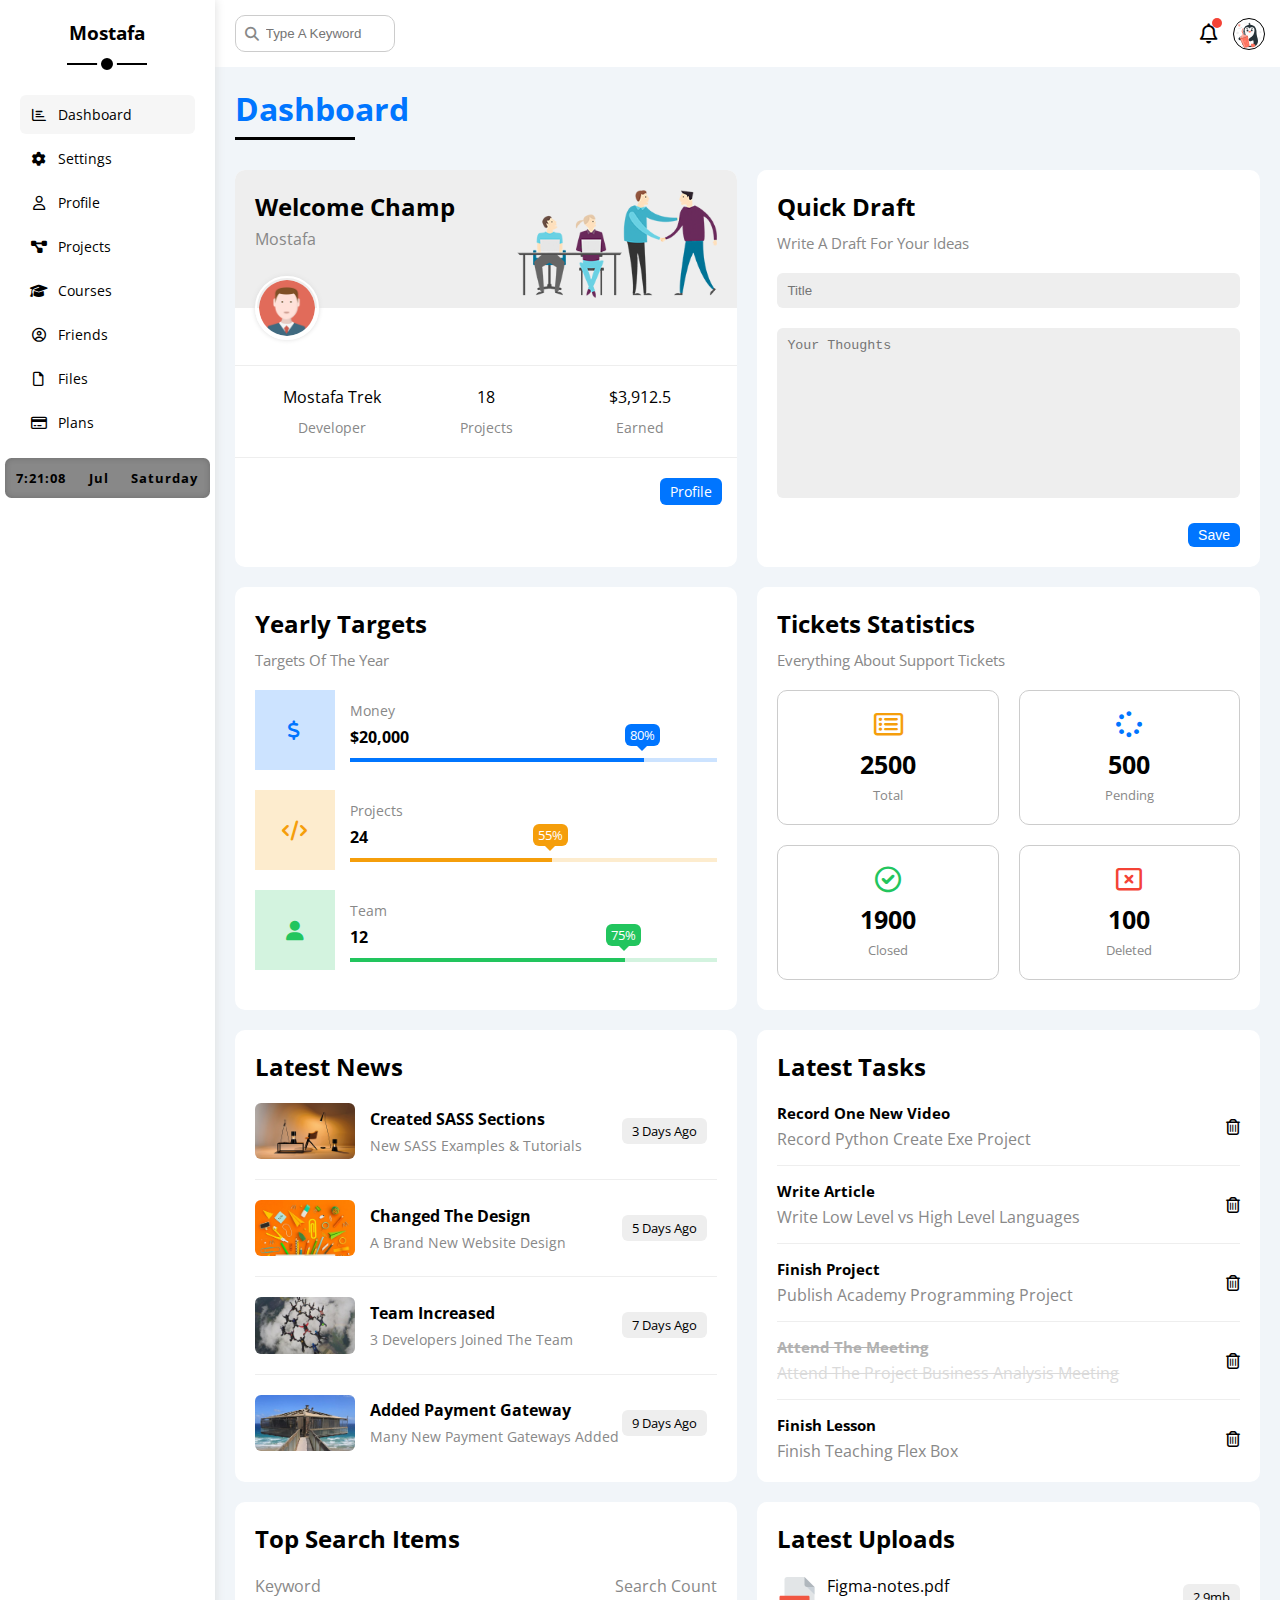
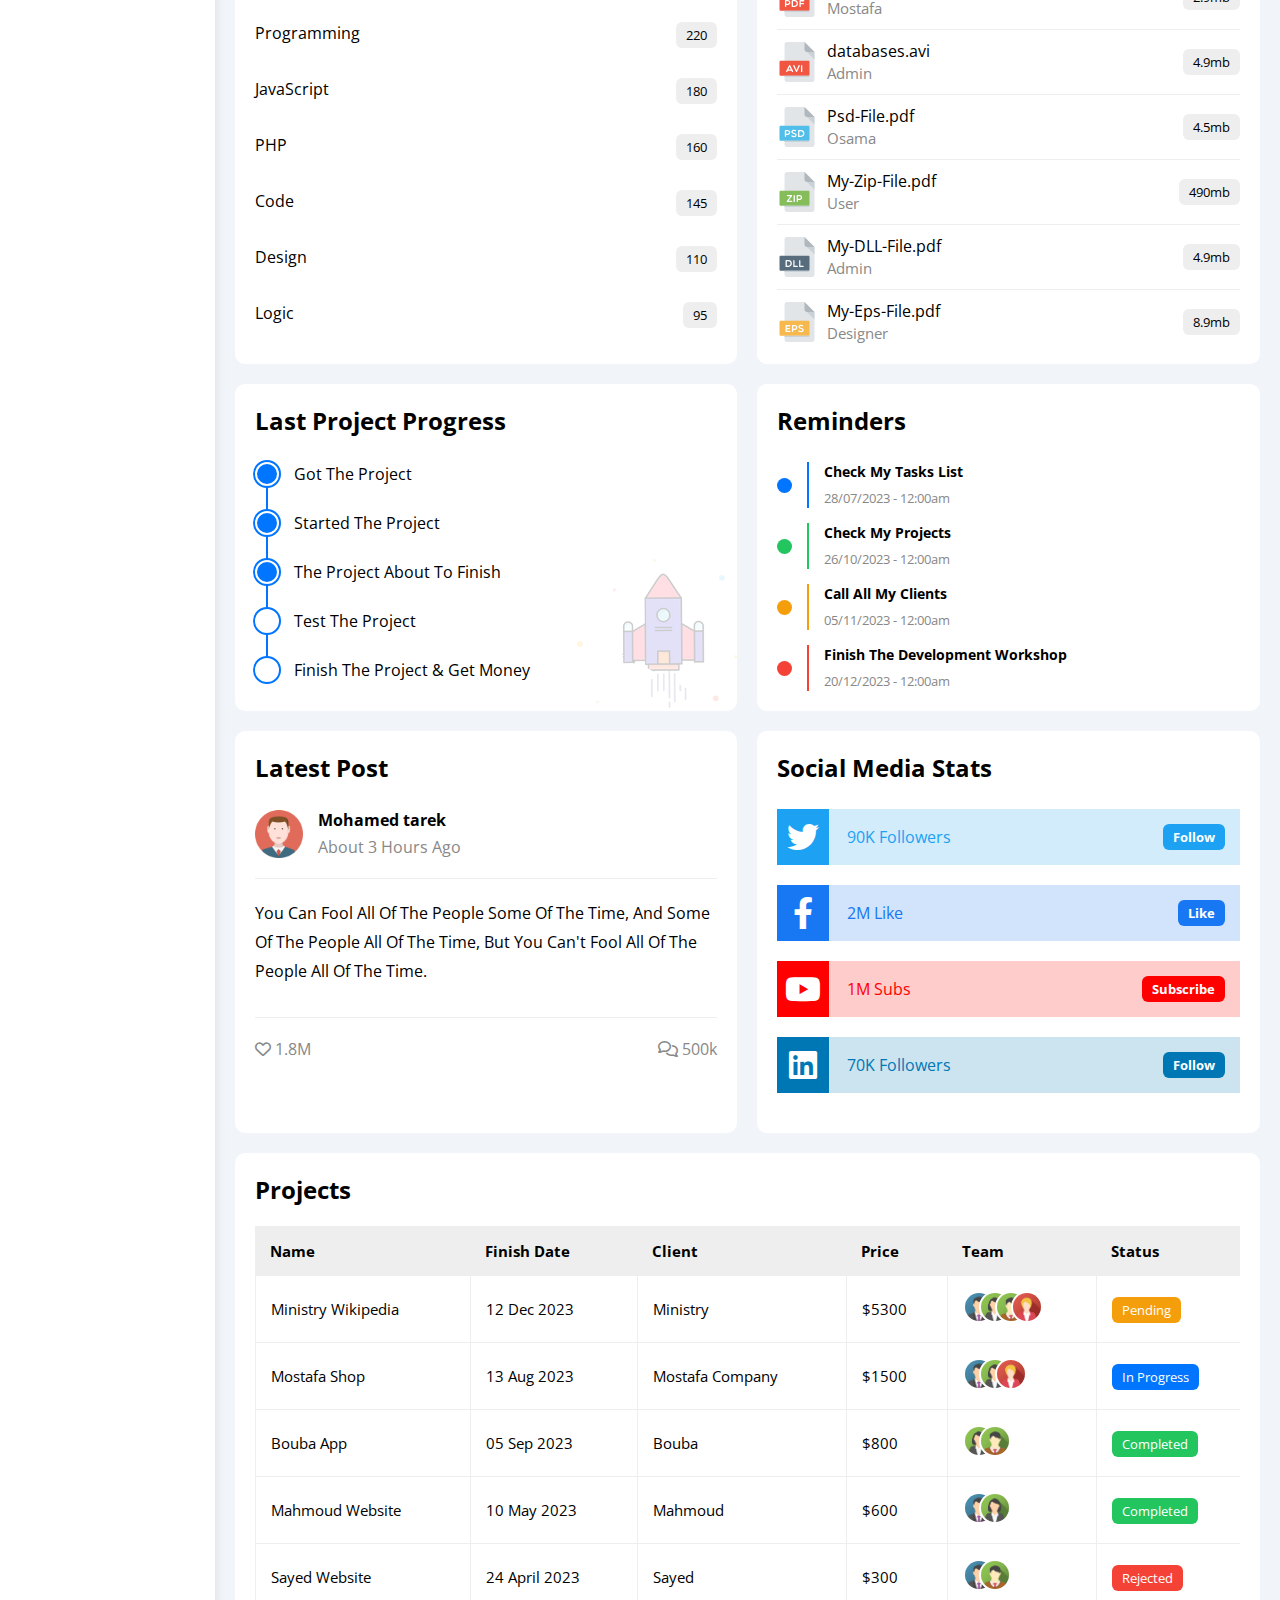
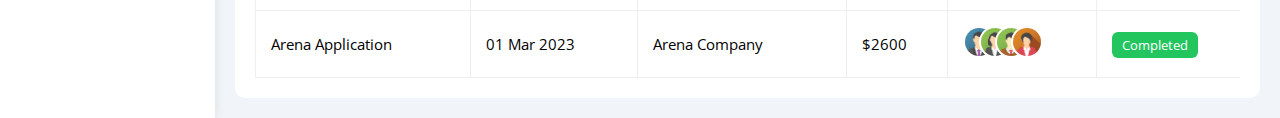
<file: index.html>
<!DOCTYPE html>
<html lang="en">
    <head>
        <meta charset="UTF-8" />
        <meta http-equiv="X-UA-Compatible" content="IE=edge" />
        <meta name="viewport" content="width=device-width, initial-scale=1.0" />
        <meta
            name="description"
            content="Welcome to Mostafa Tarek's dashboard! This platform is Designed to provide you with a comprehensive view of my professional life. Discover my current tasks, . Get to know me better by exploring my profile. Stay organized and informed with my dashboard."
        />
        <meta
            name="keywords"
            content="dashboard, tasks, reminders, social media, links, clients, income, courses, profile, Mostafa, work, organization, productivity, professional, time management, Business, career"
        />
        <meta name="color-scheme" content="light" id="meta" />
        <title>Dashboard</title>
        <link rel="stylesheet" href="css/all.min.css" />
        <link rel="stylesheet" href="css/framework.css" />
        <link rel="stylesheet" href="css/master.css" />
        <link rel="preconnect" href="https://fonts.googleapis.com" />
        <link rel="preconnect" href="https://fonts.gstatic.com" crossorigin />
        <link
            href="https://fonts.googleapis.com/css2?family=Open+Sans:wght@300;500&display=swap"
            rel="stylesheet"
        />
        <link rel="Website Icon" type="png" href="imgs/Cyber attack-pana.png" />
    </head>
    <body>
        <div class="page d-flex">
            <div class="sidebar bg-white p-20 p-relative">
                <h3 class="p-relative txt-c mt-0">Mostafa</h3>
                <ul>
                    <li>
                        <a
                            class="active d-flex align-center fs-14 c-black rad-6 p-10"
                            href="index.html"
                        >
                            <i class="fa-regular fa-chart-bar fa-fw"></i>
                            <span>Dashboard</span>
                        </a>
                        <div class="parent-holder"></div>
                    </li>
                    <li>
                        <a
                            class="d-flex align-center fs-14 c-black rad-6 p-10"
                            href="settings.html"
                        >
                            <i class="fa-solid fa-gear fa-fw"></i>
                            <span>Settings</span>
                        </a>
                        <div class="parent-holder"></div>
                    </li>
                    <li>
                        <a
                            class="d-flex align-center fs-14 c-black rad-6 p-10"
                            href="profile.html"
                        >
                            <i class="fa-regular fa-user fa-fw"></i>
                            <span>Profile</span>
                        </a>
                        <div class="parent-holder"></div>
                    </li>
                    <li>
                        <a
                            class="d-flex align-center fs-14 c-black rad-6 p-10"
                            href="projects.html"
                        >
                            <i class="fa-solid fa-diagram-project fa-fw"></i>
                            <span>Projects</span>
                        </a>
                        <div class="parent-holder"></div>
                    </li>
                    <li>
                        <a
                            class="d-flex align-center fs-14 c-black rad-6 p-10"
                            href="courses.html"
                        >
                            <i class="fa-solid fa-graduation-cap fa-fw"></i>
                            <span>Courses</span>
                        </a>
                        <div class="parent-holder"></div>
                    </li>
                    <li>
                        <a
                            class="d-flex align-center fs-14 c-black rad-6 p-10"
                            href="friends.html"
                        >
                            <i class="fa-regular fa-circle-user fa-fw"></i>
                            <span>Friends</span>
                        </a>
                        <div class="parent-holder"></div>
                    </li>
                    <li>
                        <a
                            class="d-flex align-center fs-14 c-black rad-6 p-10"
                            href="files.html"
                        >
                            <i class="fa-regular fa-file fa-fw"></i>
                            <span>Files</span>
                        </a>
                        <div class="parent-holder"></div>
                    </li>
                    <li>
                        <a
                            class="d-flex align-center fs-14 c-black rad-6 p-10"
                            href="plans.html"
                        >
                            <i class="fa-regular fa-credit-card fa-fw"></i>
                            <span>Plans</span>
                        </a>
                        <div class="parent-holder"></div>
                    </li>
                </ul>
            </div>
            <div class="content w-full">
                <!-- start head-->
                <div class="head bg-white p-15 between-flex">
                    <div class="menu">
                        <div class="bar1"></div>
                        <div class="bar2"></div>
                        <div class="bar3"></div>
                    </div>
                    <div class="search p-relative">
                        <i class="fa fa-search" onclick="search()"></i>
                        <input
                            class="p-10"
                            type="search"
                            placeholder="Type A Keyword"
                        />
                    </div>
                    <div class="icons d-flex align-center">
                        <span class="notification p-relative">
                            <i class="fa-regular fa-bell fa-lg"></i>
                        </span>
                        <img
                            loading="lazy"
                            src="imgs/slush-avatar.svg"
                            alt=""
                        />
                    </div>
                </div>
                <!-- end head-->
                <h1 class="p-relative">Dashboard</h1>
                <div class="wrapper dashboard-page d-grid gap-20">
                    <!-- start welcome -->
                    <div
                        class="welcome bg-white rad-10 txt-c-mobile block-mobile"
                    >
                        <div class="intro p-20 d-flex space-between bg-eee">
                            <div>
                                <h2 class="main-head m-0">Welcome Champ</h2>
                                <p class="c-grey mt-5">Mostafa</p>
                            </div>
                            <img
                                loading="lazy"
                                src="imgs/welcome.png"
                                alt=""
                                class="hide-mobile"
                            />
                        </div>
                        <img
                            loading="lazy"
                            src="imgs/avatar.png"
                            alt=""
                            class="avatar"
                        />
                        <div
                            class="body txt-c d-flex p-20 mt-20 mb-20 block-mobile"
                        >
                            <div>
                                Mostafa Trek
                                <span class="d-block c-grey fs-14 mt-10"
                                    >Developer</span
                                >
                            </div>
                            <div>
                                18
                                <span class="d-block c-grey fs-14 mt-10"
                                    >Projects</span
                                >
                            </div>
                            <div>
                                $3,912.5<span class="d-block c-grey fs-14 mt-10"
                                    >Earned</span
                                >
                            </div>
                        </div>
                        <a
                            href="profile.html"
                            class="visit d-block fs-14 bg-blue c-white w-fit btn-shape"
                            >Profile</a
                        >
                    </div>
                    <!-- end welcome -->
                    <!-- 
                    -->
                    <!-- start quick draft -->
                    <div
                        class="main-widgets quick-draft bg-white rad-10 p-20"
                        id="draft"
                    >
                        <h2 class="main-head mt-0 mb-10">Quick Draft</h2>
                        <p class="c-grey mt-0 mb-20 fs-15">
                            Write A Draft For Your Ideas
                        </p>
                        <form action="">
                            <input
                                class="d-block w-full b-none bg-eee p-10 rad-6 mb-20"
                                type="text"
                                placeholder="Title"
                            />
                            <textarea
                                class="w-full bg-eee p-10 b-none mb-20 rad-6"
                                placeholder="Your Thoughts"
                            ></textarea>
                            <input
                                class="bg-blue c-white w-fit b-none fs-14 d-block btn-shape"
                                type="submit"
                                value="Save"
                            />
                        </form>
                    </div>
                    <!-- end quick draft -->
                    <!-- start target -->
                    <div
                        class="main-widgets target bg-white rad-10 p-20"
                        id="targets"
                    >
                        <h2 class="main-head mt-0 mb-10">Yearly Targets</h2>
                        <p class="c-grey mt-0 mb-20 fs-15">
                            Targets Of The Year
                        </p>
                        <div class="target-row blue d-flex mb-20 center-flex">
                            <div class="icon center-flex">
                                <i
                                    class="fa-solid fa-dollar-sign fa-lg c-blue"
                                ></i>
                            </div>
                            <div class="details">
                                <span class="fs-14 c-grey">Money</span>
                                <span class="d-block mt-5 mb-10 fw-bold"
                                    >$20,000</span
                                >
                                <div class="progress p-relative">
                                    <span
                                        class="blue bg-blue"
                                        style="width: 80%"
                                    >
                                        <span class="bg-blue">80%</span>
                                    </span>
                                </div>
                            </div>
                        </div>
                        <div class="target-row orange d-flex mb-20 center-flex">
                            <div class="icon center-flex">
                                <i class="fa-solid fa-code fa-lg c-orange"></i>
                            </div>
                            <div class="details">
                                <span class="fs-14 c-grey">Projects</span>
                                <span class="d-block mt-5 mb-10 fw-bold"
                                    >24</span
                                >
                                <div class="progress p-relative">
                                    <span
                                        class="orange bg-orange"
                                        style="width: 55%"
                                    >
                                        <span class="bg-orange">55%</span>
                                    </span>
                                </div>
                            </div>
                        </div>
                        <div class="target-row green d-flex mb-20 center-flex">
                            <div class="icon center-flex">
                                <i class="fa-solid fa-user fa-lg c-green"></i>
                            </div>
                            <div class="details">
                                <span class="fs-14 c-grey">Team</span>
                                <span class="d-block mt-5 mb-10 fw-bold"
                                    >12</span
                                >
                                <div class="progress p-relative">
                                    <span
                                        class="green bg-green"
                                        style="width: 75%"
                                    >
                                        <span class="bg-green">75%</span>
                                    </span>
                                </div>
                            </div>
                        </div>
                    </div>
                    <!-- end target -->
                    <!-- start tickets -->
                    <div
                        class="main-widgets tickets bg-white rad-10 p-20"
                        id="tickets"
                    >
                        <h2 class="main-head mt-0 mb-10">Tickets Statistics</h2>
                        <p class="c-grey mt-0 mb-20 fs-15">
                            Everything About Support Tickets
                        </p>
                        <div class="d-flex txt-c f-wrap gap-20">
                            <div
                                class="box p-relative orange rad-10 c-grey fs-13 p-20"
                            >
                                <span class="bfr"></span>
                                <span class="aftr"></span>
                                <i
                                    class="fa-regular fa-rectangle-list mb-10 fa-2x c-orange"
                                ></i>
                                <span class="d-block c-black fw-bold fs-25 mb-5"
                                    >2500</span
                                >
                                <span>Total</span>
                            </div>
                            <div
                                class="box p-relative blue rad-10 c-grey fs-13 p-20"
                            >
                                <span class="bfr"></span>
                                <span class="aftr"></span>
                                <i
                                    class="fa-solid fa-spinner fa-2x mb-10 c-blue"
                                ></i>
                                <span class="d-block c-black fw-bold fs-25 mb-5"
                                    >500</span
                                >
                                <span>Pending</span>
                            </div>
                            <div
                                class="box p-relative green rad-10 c-grey fs-13 p-20"
                            >
                                <span class="bfr"></span>
                                <span class="aftr"></span>
                                <i
                                    class="fa-regular fa-circle-check fa-2x mb-10 c-green"
                                ></i>
                                <span class="d-block c-black fw-bold fs-25 mb-5"
                                    >1900</span
                                >
                                <span>Closed</span>
                            </div>
                            <div
                                class="box p-relative red rad-10 c-grey fs-13 p-20"
                            >
                                <span class="bfr"></span>
                                <span class="aftr"></span>
                                <i
                                    class="fa-regular fa-rectangle-xmark fa-2x mb-10 c-red"
                                ></i>
                                <span class="d-block c-black fw-bold fs-25 mb-5"
                                    >100</span
                                >
                                <span>Deleted</span>
                            </div>
                        </div>
                    </div>
                    <!-- end tickets -->
                    <!-- start latest news -->
                    <div
                        class="main-widgets latest-news bg-white rad-10 p-20 txt-c-mobile"
                        id="news"
                    >
                        <h2 class="main-head mt-0 mb-20">Latest News</h2>
                        <div class="news-row d-flex align-center">
                            <img loading="lazy" src="imgs/news-01.png" alt="" />
                            <div class="info">
                                <h3>Created SASS Sections</h3>
                                <p class="c-grey fs-14 m-0">
                                    New SASS Examples & Tutorials
                                </p>
                            </div>
                            <div class="bg-eee btn-shape fs-13 label">
                                3 Days Ago
                            </div>
                        </div>
                        <div class="news-row d-flex align-center">
                            <img loading="lazy" src="imgs/news-02.png" alt="" />
                            <div class="info">
                                <h3>Changed The Design</h3>
                                <p class="c-grey fs-14 m-0">
                                    A Brand New Website Design
                                </p>
                            </div>
                            <div class="bg-eee btn-shape fs-13 label">
                                5 Days Ago
                            </div>
                        </div>
                        <div class="news-row d-flex align-center">
                            <img loading="lazy" src="imgs/news-03.jpg" alt="" />
                            <div class="info">
                                <h3>Team Increased</h3>
                                <p class="c-grey fs-14 m-0">
                                    3 Developers Joined The Team
                                </p>
                            </div>
                            <div class="bg-eee btn-shape fs-13 label">
                                7 Days Ago
                            </div>
                        </div>
                        <div class="news-row d-flex align-center">
                            <img loading="lazy" src="imgs/news-04.jpg" alt="" />
                            <div class="info">
                                <h3>Added Payment Gateway</h3>
                                <p class="c-grey fs-14 m-0">
                                    Many New Payment Gateways Added
                                </p>
                            </div>
                            <div class="bg-eee btn-shape fs-13 label">
                                9 Days Ago
                            </div>
                        </div>
                    </div>
                    <!-- end latest news -->
                    <!-- start tasks -->
                    <div
                        class="main-widgets tasks bg-white rad-10 p-20"
                        id="tasks"
                    >
                        <h2 class="main-head mt-0 mb-20">Latest Tasks</h2>
                        <div class="task-row d-flex between-flex">
                            <div class="info">
                                <h3 class="fs-15 mt-0 mb-5">
                                    Record One New Video
                                </h3>
                                <p class="c-grey m-0">
                                    Record Python Create Exe Project
                                </p>
                            </div>
                            <i class="fa-regular fa-trash-can delete"></i>
                        </div>
                        <div class="task-row d-flex between-flex">
                            <div class="info">
                                <h3 class="fs-15 mt-0 mb-5">Write Article</h3>
                                <p class="c-grey m-0">
                                    Write Low Level vs High Level Languages
                                </p>
                            </div>
                            <i class="fa-regular fa-trash-can delete"></i>
                        </div>
                        <div class="task-row d-flex between-flex">
                            <div class="info">
                                <h3 class="fs-15 mt-0 mb-5">Finish Project</h3>
                                <p class="c-grey m-0">
                                    Publish Academy Programming Project
                                </p>
                            </div>
                            <i class="fa-regular fa-trash-can delete"></i>
                        </div>
                        <div class="task-row d-flex done between-flex">
                            <div class="info">
                                <h3 class="fs-15 mt-0 mb-5">
                                    Attend The Meeting
                                </h3>
                                <p class="c-grey m-0">
                                    Attend The Project Business Analysis Meeting
                                </p>
                            </div>
                            <i
                                class="fa-regular fa-trash-can delete icon-done"
                            ></i>
                        </div>
                        <div class="task-row d-flex between-flex">
                            <div class="info">
                                <h3 class="fs-15 mt-0 mb-5">Finish Lesson</h3>
                                <p class="c-grey m-0">
                                    Finish Teaching Flex Box
                                </p>
                            </div>
                            <i class="fa-regular fa-trash-can delete"></i>
                        </div>
                    </div>
                    <!-- end tasks -->
                    <!-- start search -->
                    <div
                        class="main-widgets search bg-white rad-10 p-20"
                        id="search"
                    >
                        <h2 class="main-head mt-0 mb-20">Top Search Items</h2>
                        <div
                            class="items-head d-flex space-between mb-10 c-grey"
                        >
                            <span>Keyword</span>
                            <span>Search Count</span>
                        </div>
                        <div class="items d-flex space-between pt-15 pb-15">
                            <span>Programming</span>
                            <span class="bg-eee btn-shape fs-13">220</span>
                        </div>
                        <div class="items d-flex space-between pt-15 pb-15">
                            <span>JavaScript</span>
                            <span class="bg-eee btn-shape fs-13">180</span>
                        </div>
                        <div class="items d-flex space-between pt-15 pb-15">
                            <span>PHP</span>
                            <span class="bg-eee btn-shape fs-13">160</span>
                        </div>
                        <div class="items d-flex space-between pt-15 pb-15">
                            <span>Code</span>
                            <span class="bg-eee btn-shape fs-13">145</span>
                        </div>
                        <div class="items d-flex space-between pt-15 pb-15">
                            <span>Design</span>
                            <span class="bg-eee btn-shape fs-13">110</span>
                        </div>
                        <div class="items d-flex space-between pt-15 pb-15">
                            <span>Logic</span>
                            <span class="bg-eee btn-shape fs-13">95</span>
                        </div>
                    </div>
                    <!-- end search -->
                    <!-- start uploads -->
                    <div class="uploads bg-white rad-10 p-20">
                        <h2 class="main-head mt-0 mb-20">Latest Uploads</h2>
                        <ul class="m-0">
                            <li class="d-flex between-flex mb-10 pb-10">
                                <div class="d-flex align-center">
                                    <img
                                        loading="lazy"
                                        class="mr-10"
                                        src="imgs/pdf.svg"
                                        alt=""
                                    />
                                    <div>
                                        <span class="d-block">
                                            Figma-notes.pdf</span
                                        >
                                        <span class="c-grey fs-15">Mostafa</span>
                                    </div>
                                </div>
                                <div class="btn-shape bg-eee fs-13">2.9mb</div>
                            </li>
                            <li class="d-flex between-flex mb-10 pb-10">
                                <div class="d-flex align-center">
                                    <img
                                        loading="lazy"
                                        class="mr-10"
                                        src="imgs/avi.svg"
                                        alt=""
                                    />
                                    <div>
                                        <span class="d-block"
                                            >databases.avi</span
                                        >
                                        <span class="c-grey fs-15">Admin</span>
                                    </div>
                                </div>
                                <div class="btn-shape bg-eee fs-13">4.9mb</div>
                            </li>
                            <li class="d-flex between-flex mb-10 pb-10">
                                <div class="d-flex align-center">
                                    <img
                                        loading="lazy"
                                        class="mr-10"
                                        src="imgs/psd.svg"
                                        alt=""
                                    />
                                    <div>
                                        <span class="d-block"
                                            >Psd-File.pdf</span
                                        >
                                        <span class="c-grey fs-15">Osama</span>
                                    </div>
                                </div>
                                <div class="btn-shape bg-eee fs-13">4.5mb</div>
                            </li>
                            <li class="d-flex between-flex mb-10 pb-10">
                                <div class="d-flex align-center">
                                    <img
                                        loading="lazy"
                                        class="mr-10"
                                        src="imgs/zip.svg"
                                        alt=""
                                    />
                                    <div>
                                        <span class="d-block"
                                            >My-Zip-File.pdf</span
                                        >
                                        <span class="c-grey fs-15">User</span>
                                    </div>
                                </div>
                                <div class="btn-shape bg-eee fs-13">490mb</div>
                            </li>
                            <li class="d-flex between-flex mb-10 pb-10">
                                <div class="d-flex align-center">
                                    <img
                                        loading="lazy"
                                        class="mr-10"
                                        src="imgs/dll.svg"
                                        alt=""
                                    />
                                    <div>
                                        <span class="d-block"
                                            >My-DLL-File.pdf</span
                                        >
                                        <span class="c-grey fs-15">Admin</span>
                                    </div>
                                </div>
                                <div class="btn-shape bg-eee fs-13">4.9mb</div>
                            </li>
                            <li class="d-flex between-flex">
                                <div class="d-flex align-center">
                                    <img
                                        loading="lazy"
                                        class="mr-10"
                                        src="imgs/eps.svg"
                                        alt=""
                                    />
                                    <div>
                                        <span class="d-block"
                                            >My-Eps-File.pdf</span
                                        >
                                        <span class="c-grey fs-15"
                                            >Designer</span
                                        >
                                    </div>
                                </div>
                                <div class="btn-shape bg-eee fs-13">8.9mb</div>
                            </li>
                        </ul>
                    </div>
                    <!-- end uploads -->
                    <!-- start last projects -->
                    <div class="last-project p-relative bg-white rad-10 p-20">
                        <h2 class="main-head mt-0 mb-20">
                            Last Project Progress
                        </h2>
                        <ul class="m-0 p-relative">
                            <li class="done mt-25 d-flex align-center">
                                Got The Project
                            </li>
                            <li class="done mt-25 d-flex align-center">
                                Started The Project
                            </li>
                            <li class="done mt-25 d-flex align-center">
                                The Project About To Finish
                            </li>
                            <li class="current mt-25 mr-10 d-flex align-center">
                                Test The Project
                            </li>
                            <li class="mt-25 mr-10 d-flex align-center">
                                Finish The Project & Get Money
                            </li>
                        </ul>
                        <img
                            loading="lazy"
                            class="launch-icon p-absolute hide-mobile"
                            src="imgs/project.png"
                            alt=""
                        />
                    </div>
                    <!-- end last projects -->
                    <!-- start reminders -->
                    <div class="reminders bg-white rad-10 p-20">
                        <h2 class="main-head mt-0 mb-25">Reminders</h2>
                        <ul class="m-0">
                            <li class="d-flex align-center mt-15">
                                <span class="key mr-15 bg-blue rad-half"></span>
                                <div class="blue pl-15">
                                    <p class="fs-14 fw-bold mt-0 mb-5">
                                        Check My Tasks List
                                    </p>
                                    <span class="fs-13 m-0 c-grey">
                                        28/07/2023 - 12:00am
                                    </span>
                                </div>
                            </li>
                            <li class="d-flex align-center mt-15">
                                <div class="key mr-15 bg-green rad-half"></div>
                                <div class="green pl-15">
                                    <p class="fs-14 fw-bold mt-0 mb-5">
                                        Check My Projects
                                    </p>
                                    <span class="fs-13 m-0 c-grey">
                                        26/10/2023 - 12:00am
                                    </span>
                                </div>
                            </li>
                            <li class="d-flex align-center mt-15">
                                <div class="key mr-15 bg-orange rad-half"></div>
                                <div class="orange pl-15">
                                    <p class="fs-14 fw-bold mt-0 mb-5">
                                        Call All My Clients
                                    </p>
                                    <span class="fs-13 m-0 c-grey">
                                        05/11/2023 - 12:00am
                                    </span>
                                </div>
                            </li>
                            <li class="d-flex align-center mt-15">
                                <div class="key mr-15 bg-red rad-half"></div>
                                <div class="red pl-15">
                                    <p class="fs-14 fw-bold mt-0 mb-5">
                                        Finish The Development Workshop
                                    </p>
                                    <span class="fs-13 m-0 c-grey">
                                        20/12/2023 - 12:00am
                                    </span>
                                </div>
                            </li>
                        </ul>
                    </div>
                    <!-- end reminders -->
                    <!-- start latest post -->
                    <div class="latest-post bg-white rad-10 p-20">
                        <h2 class="main-head mt-0 mb-25">Latest Post</h2>
                        <div class="top d-flex align-center">
                            <img
                                loading="lazy"
                                class="mr-15"
                                src="imgs/avatar.png"
                                alt=""
                            />
                            <div class="info">
                                <span class="mb-5 d-block fw-bold"
                                    >Mohamed tarek</span
                                >
                                <span class="c-grey">About 3 Hours Ago</span>
                            </div>
                        </div>
                        <div
                            class="post-content txt-c-mobile pt-20 mt-20 pb-20 mb-20"
                        >
                            You Can Fool All Of The People Some Of The Time, And
                            Some Of The People All Of The Time, But You Can't
                            Fool All Of The People All Of The Time.
                        </div>
                        <div class="post-stats between-flex c-grey">
                            <div>
                                <i class="fa-regular fa-heart heart"></i>
                                <span>1.8M</span>
                            </div>
                            <div>
                                <i class="fa-regular fa-comments"></i>
                                <span>500k</span>
                            </div>
                        </div>
                    </div>
                    <!-- end latest post -->
                    <!-- start social -->
                    <div class="social-media bg-white rad-10 p-20">
                        <h2 class="main-head mt-0 mb-25">Social Media Stats</h2>
                        <div
                            class="box p-relative p-15 mb-20 twitter between-flex"
                        >
                            <i
                                class="fa-brands fa-twitter fa-2x c-white h-full center-flex"
                            ></i>
                            <span>90K Followers</span>
                            <a
                                class="btn-shape fw-bold fs-13 c-white"
                                href="https://www.twitter.com"
                                target="_blank"
                                >Follow</a
                            >
                        </div>
                        <div
                            class="box p-relative p-15 mb-20 facebook between-flex"
                        >
                            <i
                                class="fa-brands fa-facebook-f fa-2x c-white h-full center-flex"
                            ></i>
                            <span>2M Like</span>
                            <a
                                class="btn-shape fw-bold fs-13 c-white"
                                href="https://www.facebook.com"
                                target="_blank"
                                >Like</a
                            >
                        </div>
                        <div
                            class="box p-relative p-15 mb-20 youtube between-flex"
                        >
                            <i
                                class="fa-brands fa-youtube fa-2x c-white h-full center-flex"
                            ></i>
                            <span>1M Subs</span>
                            <a
                                class="btn-shape fw-bold fs-13 c-white"
                                href="https://www.youtube.com"
                                target="_blank"
                                >Subscribe</a
                            >
                        </div>
                        <div
                            class="box p-relative p-15 mb-20 linkedin between-flex"
                        >
                            <i
                                class="fa-brands fa-linkedin fa-2x c-white h-full center-flex"
                            ></i>
                            <span>70K Followers</span>
                            <a
                                class="btn-shape fw-bold fs-13 c-white"
                                href="https://www.linkedin.com"
                                target="_blank"
                                >Follow</a
                            >
                        </div>
                    </div>
                    <!-- end social -->
                </div>
                <div class="projects bg-white rad-10 p-20 m-20">
                    <h2 class="main-head mt-0 mb-20">Projects</h2>
                    <div class="responsive">
                        <table class="w-full fs-15">
                            <thead>
                                <td>Name</td>
                                <td>Finish Date</td>
                                <td>Client</td>
                                <td>Price</td>
                                <td>Team</td>
                                <td>Status</td>
                            </thead>
                            <tbody>
                                <tr>
                                    <td>Ministry Wikipedia</td>
                                    <td>12 Dec 2023</td>
                                    <td>Ministry</td>
                                    <td>$5300</td>
                                    <td>
                                        <img
                                            loading="lazy"
                                            src="imgs/team-01.png"
                                            alt=""
                                        />
                                        <img
                                            loading="lazy"
                                            src="imgs/team-02.png"
                                            alt=""
                                        />
                                        <img
                                            loading="lazy"
                                            src="imgs/team-03.png"
                                            alt=""
                                        />
                                        <img
                                            loading="lazy"
                                            src="imgs/team-05.png"
                                            alt=""
                                        />
                                    </td>
                                    <td>
                                        <span
                                            class="btn-shape fs-13 c-white bg-orange"
                                            >Pending</span
                                        >
                                    </td>
                                </tr>
                                <tr>
                                    <td>Mostafa Shop</td>
                                    <td>13 Aug 2023</td>
                                    <td>Mostafa Company</td>
                                    <td>$1500</td>
                                    <td>
                                        <img
                                            loading="lazy"
                                            src="imgs/team-01.png"
                                            alt=""
                                        />
                                        <img
                                            loading="lazy"
                                            src="imgs/team-02.png"
                                            alt=""
                                        />
                                        <img
                                            loading="lazy"
                                            src="imgs/team-05.png"
                                            alt=""
                                        />
                                    </td>
                                    <td>
                                        <span
                                            class="btn-shape fs-13 c-white bg-blue"
                                            >In Progress</span
                                        >
                                    </td>
                                </tr>
                                <tr>
                                    <td>Bouba App</td>
                                    <td>05 Sep 2023</td>
                                    <td>Bouba</td>
                                    <td>$800</td>
                                    <td>
                                        <img
                                            loading="lazy"
                                            src="imgs/team-02.png"
                                            alt=""
                                        />
                                        <img
                                            loading="lazy"
                                            src="imgs/team-03.png"
                                            alt=""
                                        />
                                    </td>
                                    <td>
                                        <span
                                            class="btn-shape fs-13 c-white bg-green"
                                            >Completed</span
                                        >
                                    </td>
                                </tr>
                                <tr>
                                    <td>Mahmoud Website</td>
                                    <td>10 May 2023</td>
                                    <td>Mahmoud</td>
                                    <td>$600</td>
                                    <td>
                                        <img
                                            loading="lazy"
                                            src="imgs/team-01.png"
                                            alt=""
                                        />
                                        <img
                                            loading="lazy"
                                            src="imgs/team-02.png"
                                            alt=""
                                        />
                                    </td>
                                    <td>
                                        <span
                                            class="btn-shape fs-13 c-white bg-green"
                                            >Completed</span
                                        >
                                    </td>
                                </tr>
                                <tr>
                                    <td>Sayed Website</td>
                                    <td>24 April 2023</td>
                                    <td>Sayed</td>
                                    <td>$300</td>
                                    <td>
                                        <img
                                            loading="lazy"
                                            src="imgs/team-01.png"
                                            alt=""
                                        />
                                        <img
                                            loading="lazy"
                                            src="imgs/team-03.png"
                                            alt=""
                                        />
                                    </td>
                                    <td>
                                        <span
                                            class="btn-shape fs-13 c-white bg-red"
                                            >Rejected</span
                                        >
                                    </td>
                                </tr>
                                <tr>
                                    <td>Arena Application</td>
                                    <td>01 Mar 2023</td>
                                    <td>Arena Company</td>
                                    <td>$2600</td>
                                    <td>
                                        <img
                                            loading="lazy"
                                            src="imgs/team-01.png"
                                            alt=""
                                        />
                                        <img
                                            loading="lazy"
                                            src="imgs/team-02.png"
                                            alt=""
                                        />
                                        <img
                                            loading="lazy"
                                            src="imgs/team-03.png"
                                            alt=""
                                        />
                                        <img
                                            loading="lazy"
                                            src="imgs/team-04.png"
                                            alt=""
                                        />
                                    </td>
                                    <td>
                                        <span
                                            class="btn-shape fs-13 c-white bg-green"
                                            >Completed</span
                                        >
                                    </td>
                                </tr>
                            </tbody>
                        </table>
                    </div>
                </div>
            </div>
        </div>
        <div class="parent">
            <span id="preloader"></span>
        </div>
        <script src="main.js"></script>
    </body>
</html>
</file>
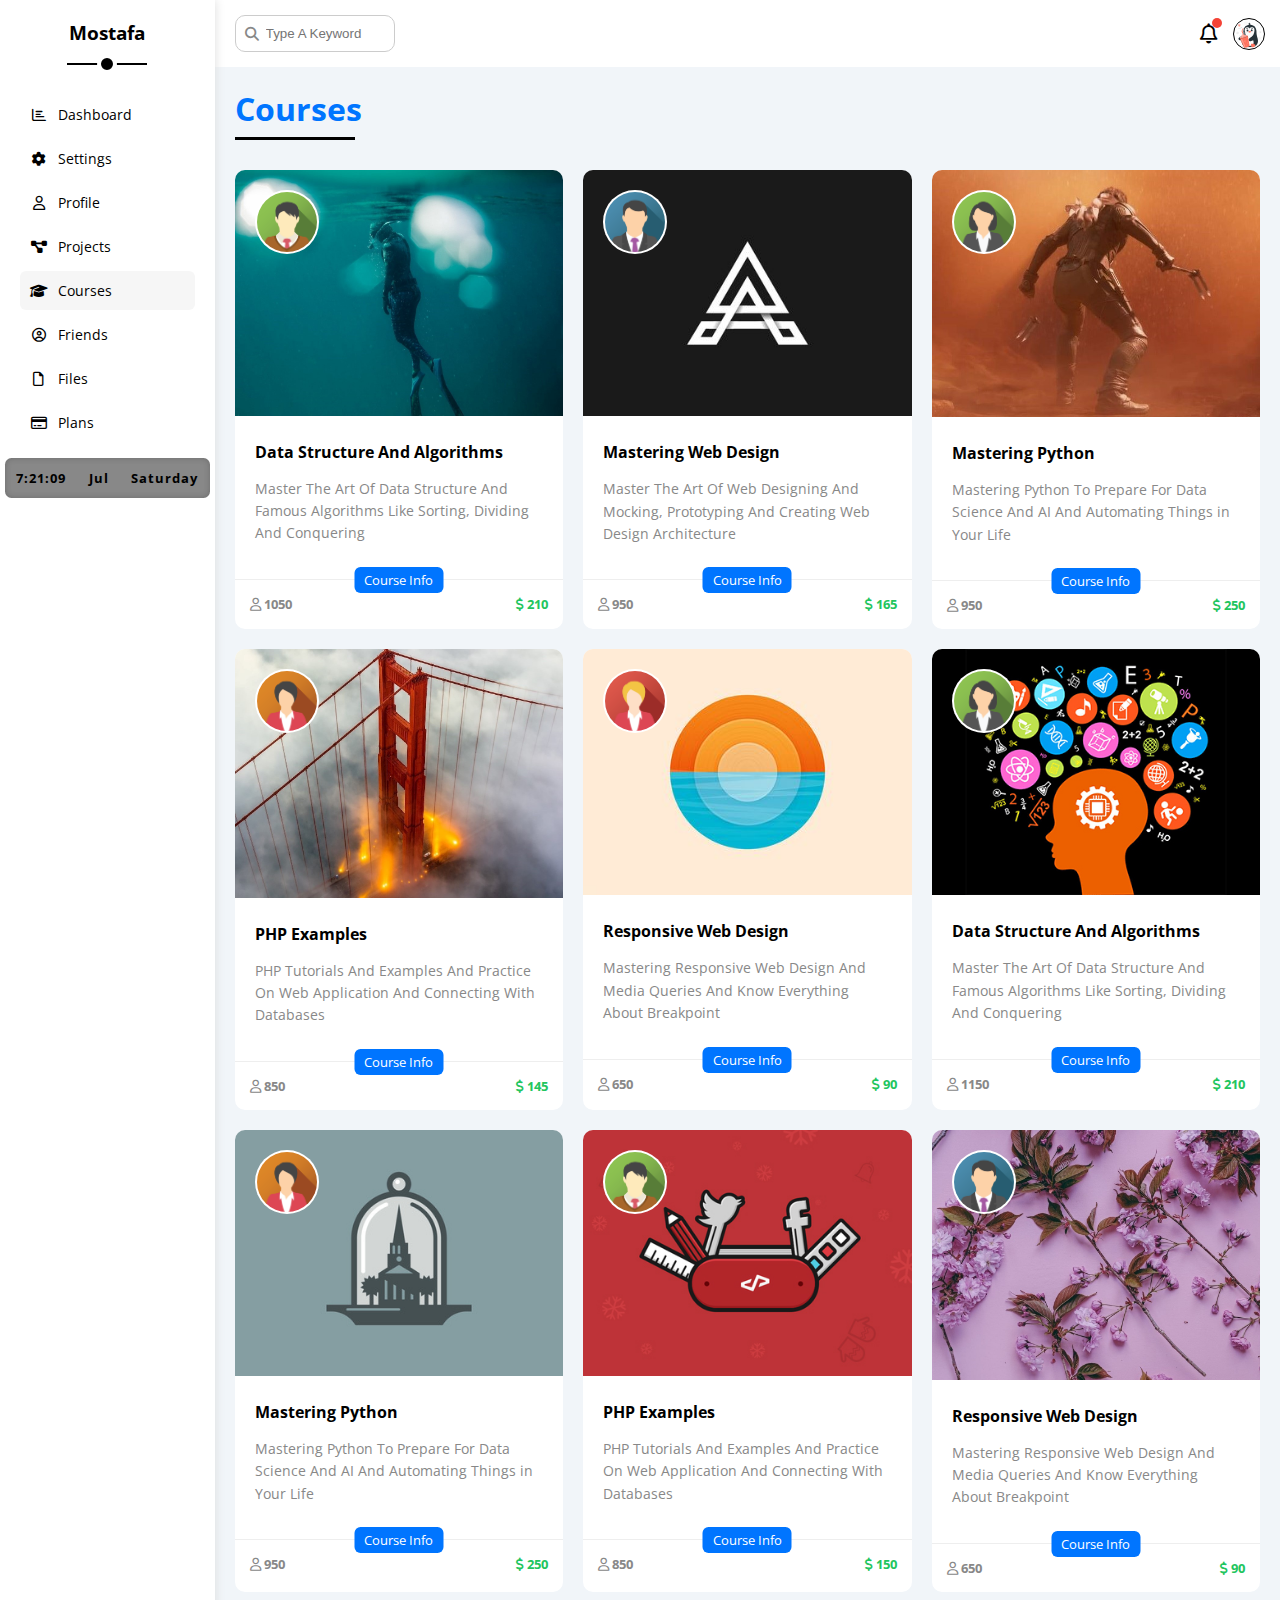
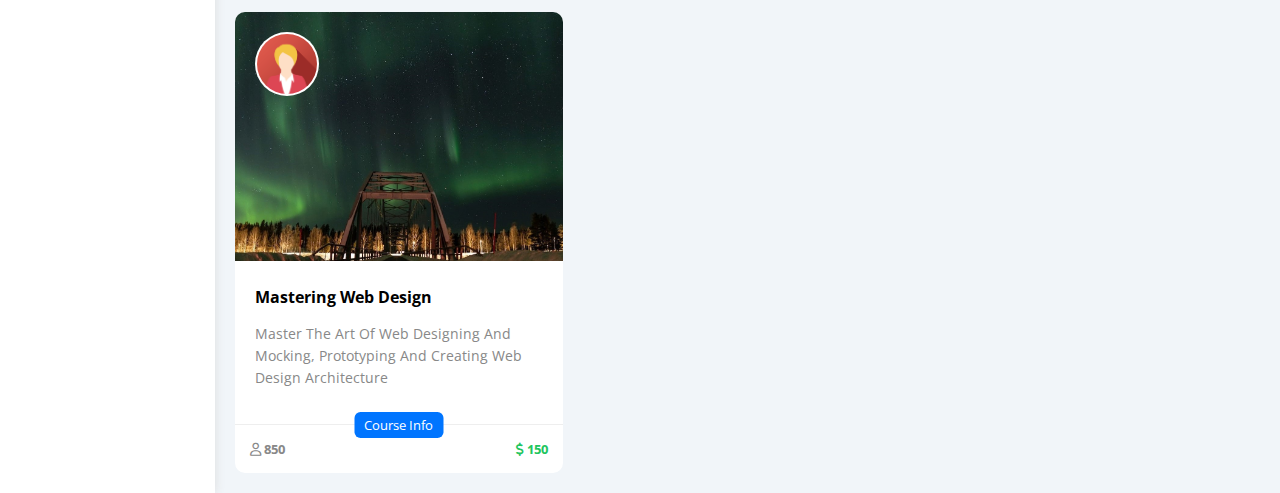
<file: courses.html>
<!DOCTYPE html>
<html lang="en">
    <head>
        <meta charset="UTF-8" />
        <meta http-equiv="X-UA-Compatible" content="IE=edge" />
        <meta name="viewport" content="width=device-width, initial-scale=1.0" />
        <meta name="color-scheme" content="light" id="meta" />
        <title>Courses</title>
        <link rel="stylesheet" href="css/all.min.css" />
        <link rel="stylesheet" href="css/framework.css" />
        <link rel="stylesheet" href="css/master.css" />
        <link rel="preconnect" href="https://fonts.googleapis.com" />
        <link rel="preconnect" href="https://fonts.gstatic.com" crossorigin />
        <link
            href="https://fonts.googleapis.com/css2?family=Open+Sans:wght@300;500&display=swap"
            rel="stylesheet"
        />
    </head>
    <body>
        <div class="page d-flex">
            <div class="sidebar bg-white p-20 p-relative">
                <h3 class="p-relative txt-c mt-0">Mostafa</h3>
                <ul>
                    <li>
                        <a
                            class="d-flex align-center fs-14 c-black rad-6 p-10"
                            href="index.html"
                        >
                            <i class="fa-regular fa-chart-bar fa-fw"></i>
                            <span>Dashboard</span>
                        </a>
                    </li>
                    <li>
                        <a
                            class="d-flex align-center fs-14 c-black rad-6 p-10"
                            href="settings.html"
                        >
                            <i class="fa-solid fa-gear fa-fw"></i>
                            <span>Settings</span>
                        </a>
                    </li>
                    <li>
                        <a
                            class="d-flex align-center fs-14 c-black rad-6 p-10"
                            href="profile.html"
                        >
                            <i class="fa-regular fa-user fa-fw"></i>
                            <span>Profile</span>
                        </a>
                    </li>
                    <li>
                        <a
                            class="d-flex align-center fs-14 c-black rad-6 p-10"
                            href="projects.html"
                        >
                            <i class="fa-solid fa-diagram-project fa-fw"></i>
                            <span>Projects</span>
                        </a>
                    </li>
                    <li>
                        <a
                            class="active d-flex align-center fs-14 c-black rad-6 p-10"
                            href="courses.html"
                        >
                            <i class="fa-solid fa-graduation-cap fa-fw"></i>
                            <span>Courses</span>
                        </a>
                    </li>
                    <li>
                        <a
                            class="d-flex align-center fs-14 c-black rad-6 p-10"
                            href="friends.html"
                        >
                            <i class="fa-regular fa-circle-user fa-fw"></i>
                            <span>Friends</span>
                        </a>
                    </li>
                    <li>
                        <a
                            class="d-flex align-center fs-14 c-black rad-6 p-10"
                            href="files.html"
                        >
                            <i class="fa-regular fa-file fa-fw"></i>
                            <span>Files</span>
                        </a>
                    </li>
                    <li>
                        <a
                            class="d-flex align-center fs-14 c-black rad-6 p-10"
                            href="plans.html"
                        >
                            <i class="fa-regular fa-credit-card fa-fw"></i>
                            <span>Plans</span>
                        </a>
                    </li>
                </ul>
            </div>
            <div class="content w-full">
                <!-- start head-->
                <div class="head bg-white p-15 between-flex">
                    <div class="menu">
                        <div class="bar1"></div>
                        <div class="bar2"></div>
                        <div class="bar3"></div>
                    </div>
                    <div class="search p-relative">
                        <i class="fa fa-search" onclick="search()"></i>
                        <input
                            class="p-10"
                            type="search"
                            placeholder="Type A Keyword"
                        />
                    </div>
                    <div class="icons d-flex align-center">
                        <span class="notification p-relative">
                            <i class="fa-regular fa-bell fa-lg"></i>
                        </span>
                        <img
                            loading="lazy"
                            src="imgs/slush-avatar.svg"
                            alt=""
                        />
                    </div>
                </div>
                <!-- end head-->
                <h1 class="p-relative">Courses</h1>
                <div class="courses-page d-grid m-20 gap-20">
                    <div class="course bg-white rad-10 p-relative">
                        <img
                            loading="lazy"
                            class="cover"
                            src="imgs/course-06.jpg"
                            alt=""
                        />
                        <img
                            loading="lazy"
                            class="instructor"
                            src="imgs/team-03.png"
                            alt=""
                        />
                        <div class="detail p-20">
                            <h4 class="m-0">Data Structure And Algorithms</h4>
                            <p class="c-grey mt-15 fs-14">
                                Master The Art Of Data Structure And Famous
                                Algorithms Like Sorting, Dividing And Conquering
                            </p>
                        </div>
                        <div class="info p-relative between-flex p-15">
                            <span class="title c-white bg-blue btn-shape"
                                >Course Info</span
                            >
                            <span class="c-grey fw-bold"
                                ><i class="fa-regular fa-user"></i> 1050</span
                            >
                            <span class="c-green fw-bold"
                                ><i class="fa-solid fa-dollar-sign"></i>
                                210</span
                            >
                        </div>
                    </div>
                    <div class="course bg-white rad-10 p-relative">
                        <img
                            loading="lazy"
                            class="cover"
                            src="imgs/course-01.jpg"
                            alt=""
                        />
                        <img
                            loading="lazy"
                            class="instructor"
                            src="imgs/team-01.png"
                            alt=""
                        />
                        <div class="detail p-20">
                            <h4 class="m-0">Mastering Web Design</h4>
                            <p class="c-grey mt-15 fs-14">
                                Master The Art Of Web Designing And Mocking,
                                Prototyping And Creating Web Design Architecture
                            </p>
                        </div>
                        <div class="info p-relative between-flex p-15">
                            <span class="title c-white bg-blue btn-shape"
                                >Course Info</span
                            >
                            <span class="c-grey fw-bold"
                                ><i class="fa-regular fa-user"></i> 950</span
                            >
                            <span class="c-green fw-bold"
                                ><i class="fa-solid fa-dollar-sign"></i>
                                165</span
                            >
                        </div>
                    </div>
                    <div class="course bg-white rad-10 p-relative">
                        <img
                            loading="lazy"
                            class="cover"
                            src="imgs/i.jpg"
                            alt=""
                        />
                        <img
                            loading="lazy"
                            class="instructor"
                            src="imgs/team-02.png"
                            alt=""
                        />
                        <div class="detail p-20">
                            <h4 class="m-0">Mastering Python</h4>
                            <p class="c-grey mt-15 fs-14">
                                Mastering Python To Prepare For Data Science And
                                AI And Automating Things in Your Life
                            </p>
                        </div>
                        <div class="info p-relative between-flex p-15">
                            <span class="title c-white bg-blue btn-shape"
                                >Course Info</span
                            >
                            <span class="c-grey fw-bold"
                                ><i class="fa-regular fa-user"></i> 950</span
                            >
                            <span class="c-green fw-bold"
                                ><i class="fa-solid fa-dollar-sign"></i>
                                250</span
                            >
                        </div>
                    </div>
                    <div class="course bg-white rad-10 p-relative">
                        <img
                            loading="lazy"
                            class="cover"
                            src="imgs/course-08.jpg"
                            alt=""
                        />
                        <img
                            loading="lazy"
                            class="instructor"
                            src="imgs/team-04.png"
                            alt=""
                        />
                        <div class="detail p-20">
                            <h4 class="m-0">PHP Examples</h4>
                            <p class="c-grey mt-15 fs-14">
                                PHP Tutorials And Examples And Practice On Web
                                Application And Connecting With Databases
                            </p>
                        </div>
                        <div class="info p-relative between-flex p-15">
                            <span class="title c-white bg-blue btn-shape"
                                >Course Info</span
                            >
                            <span class="c-grey fw-bold"
                                ><i class="fa-regular fa-user"></i> 850</span
                            >
                            <span class="c-green fw-bold"
                                ><i class="fa-solid fa-dollar-sign"></i>
                                145</span
                            >
                        </div>
                    </div>
                    <div class="course bg-white rad-10 p-relative">
                        <img
                            loading="lazy"
                            class="cover"
                            src="imgs/course-03.jpg"
                            alt=""
                        />
                        <img
                            loading="lazy"
                            class="instructor"
                            src="imgs/team-05.png"
                            alt=""
                        />
                        <div class="detail p-20">
                            <h4 class="m-0">Responsive Web Design</h4>
                            <p class="c-grey mt-15 fs-14">
                                Mastering Responsive Web Design And Media
                                Queries And Know Everything About Breakpoint
                            </p>
                        </div>
                        <div class="info p-relative between-flex p-15">
                            <span class="title c-white bg-blue btn-shape"
                                >Course Info</span
                            >
                            <span class="c-grey fw-bold"
                                ><i class="fa-regular fa-user"></i> 650
                            </span>
                            <span class="c-green fw-bold"
                                ><i class="fa-solid fa-dollar-sign"></i>
                                90</span
                            >
                        </div>
                    </div>
                    <div class="course bg-white rad-10 p-relative">
                        <img
                            loading="lazy"
                            class="cover"
                            src="imgs/course-02.jpg"
                            alt=""
                        />
                        <img
                            loading="lazy"
                            class="instructor"
                            src="imgs/team-02.png"
                            alt=""
                        />
                        <div class="detail p-20">
                            <h4 class="m-0">Data Structure And Algorithms</h4>
                            <p class="c-grey mt-15 fs-14">
                                Master The Art Of Data Structure And Famous
                                Algorithms Like Sorting, Dividing And Conquering
                            </p>
                        </div>
                        <div class="info p-relative between-flex p-15">
                            <span class="title c-white bg-blue btn-shape"
                                >Course Info</span
                            >
                            <span class="c-grey fw-bold"
                                ><i class="fa-regular fa-user"></i> 1150</span
                            >
                            <span class="c-green fw-bold"
                                ><i class="fa-solid fa-dollar-sign"></i>
                                210</span
                            >
                        </div>
                    </div>
                    <div class="course bg-white rad-10 p-relative">
                        <img
                            loading="lazy"
                            class="cover"
                            src="imgs/course-04.jpg"
                            alt=""
                        />
                        <img
                            loading="lazy"
                            class="instructor"
                            src="imgs/team-04.png"
                            alt=""
                        />
                        <div class="detail p-20">
                            <h4 class="m-0">Mastering Python</h4>
                            <p class="c-grey mt-15 fs-14">
                                Mastering Python To Prepare For Data Science And
                                AI And Automating Things in Your Life
                            </p>
                        </div>
                        <div class="info p-relative between-flex p-15">
                            <span class="title c-white bg-blue btn-shape"
                                >Course Info</span
                            >
                            <span class="c-grey fw-bold"
                                ><i class="fa-regular fa-user"></i> 950</span
                            >
                            <span class="c-green fw-bold"
                                ><i class="fa-solid fa-dollar-sign"></i>
                                250</span
                            >
                        </div>
                    </div>
                    <div class="course bg-white rad-10 p-relative">
                        <img
                            loading="lazy"
                            class="cover"
                            src="imgs/course-05.jpg"
                            alt=""
                        />
                        <img
                            loading="lazy"
                            class="instructor"
                            src="imgs/team-03.png"
                            alt=""
                        />
                        <div class="detail p-20">
                            <h4 class="m-0">PHP Examples</h4>
                            <p class="c-grey mt-15 fs-14">
                                PHP Tutorials And Examples And Practice On Web
                                Application And Connecting With Databases
                            </p>
                        </div>
                        <div class="info p-relative between-flex p-15">
                            <span class="title c-white bg-blue btn-shape"
                                >Course Info</span
                            >
                            <span class="c-grey fw-bold"
                                ><i class="fa-regular fa-user"></i> 850</span
                            >
                            <span class="c-green fw-bold"
                                ><i class="fa-solid fa-dollar-sign"></i>
                                150</span
                            >
                        </div>
                    </div>
                    <div class="course bg-white rad-10 p-relative">
                        <img
                            loading="lazy"
                            class="cover"
                            src="imgs/course-07.jpg"
                            alt=""
                        />
                        <img
                            loading="lazy"
                            class="instructor"
                            src="imgs/team-01.png"
                            alt=""
                        />
                        <div class="detail p-20">
                            <h4 class="m-0">Responsive Web Design</h4>
                            <p class="c-grey mt-15 fs-14">
                                Mastering Responsive Web Design And Media
                                Queries And Know Everything About Breakpoint
                            </p>
                        </div>
                        <div class="info p-relative between-flex p-15">
                            <span class="title c-white bg-blue btn-shape"
                                >Course Info</span
                            >
                            <span class="c-grey fw-bold"
                                ><i class="fa-regular fa-user"></i> 650</span
                            >
                            <span class="c-green fw-bold"
                                ><i class="fa-solid fa-dollar-sign"></i>
                                90</span
                            >
                        </div>
                    </div>
                    <div class="course bg-white rad-10 p-relative">
                        <img
                            loading="lazy"
                            class="cover"
                            src="imgs/course-09.jpg"
                            alt=""
                        />
                        <img
                            loading="lazy"
                            class="instructor"
                            src="imgs/team-05.png"
                            alt=""
                        />
                        <div class="detail p-20">
                            <h4 class="m-0">Mastering Web Design</h4>
                            <p class="c-grey mt-15 fs-14">
                                Master The Art Of Web Designing And Mocking,
                                Prototyping And Creating Web Design Architecture
                            </p>
                        </div>
                        <div class="info p-relative between-flex p-15">
                            <span class="title c-white bg-blue btn-shape"
                                >Course Info</span
                            >
                            <span class="c-grey fw-bold"
                                ><i class="fa-regular fa-user"></i> 850</span
                            >
                            <span class="c-green fw-bold"
                                ><i class="fa-solid fa-dollar-sign"></i>
                                150</span
                            >
                        </div>
                    </div>
                </div>
            </div>
        </div>
        <div class="parent">
            <span id="preloader"></span>
        </div>
        <script src="main.js"></script>
    </body>
</html>
</file>
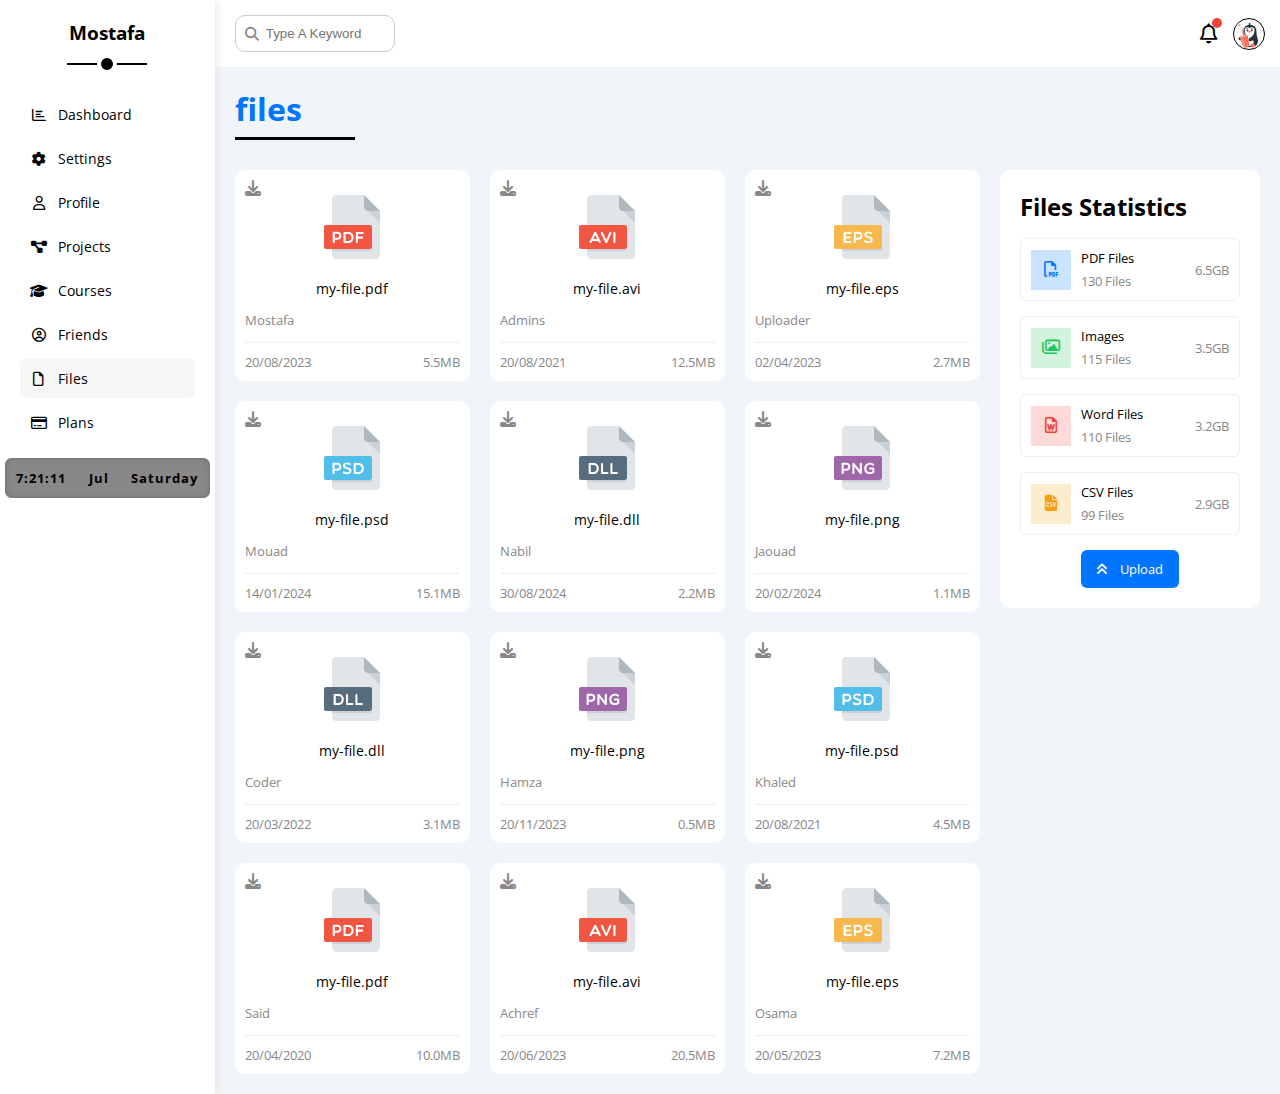
<file: files.html>
<!DOCTYPE html>
<html lang="en">
    <head>
        <meta charset="UTF-8" />
        <meta http-equiv="X-UA-Compatible" content="IE=edge" />
        <meta name="viewport" content="width=device-width, initial-scale=1.0" />
        <meta name="color-scheme" content="light" id="meta" />
        <title>Files</title>
        <link rel="stylesheet" href="css/all.min.css" />
        <link rel="stylesheet" href="css/framework.css" />
        <link rel="stylesheet" href="css/master.css" />
        <link rel="preconnect" href="https://fonts.googleapis.com" />
        <link rel="preconnect" href="https://fonts.gstatic.com" crossorigin />
        <link
            href="https://fonts.googleapis.com/css2?family=Open+Sans:wght@300;500&display=swap"
            rel="stylesheet"
        />
    </head>
    <body>
        <div class="page d-flex">
            <div class="sidebar bg-white p-20 p-relative">
                <h3 class="p-relative txt-c mt-0">Mostafa</h3>
                <ul>
                    <li>
                        <a
                            class="d-flex align-center fs-14 c-black rad-6 p-10"
                            href="index.html"
                        >
                            <i class="fa-regular fa-chart-bar fa-fw"></i>
                            <span>Dashboard</span>
                        </a>
                    </li>
                    <li>
                        <a
                            class="d-flex align-center fs-14 c-black rad-6 p-10"
                            href="settings.html"
                        >
                            <i class="fa-solid fa-gear fa-fw"></i>
                            <span>Settings</span>
                        </a>
                    </li>
                    <li>
                        <a
                            class="d-flex align-center fs-14 c-black rad-6 p-10"
                            href="profile.html"
                        >
                            <i class="fa-regular fa-user fa-fw"></i>
                            <span>Profile</span>
                        </a>
                    </li>
                    <li>
                        <a
                            class="d-flex align-center fs-14 c-black rad-6 p-10"
                            href="projects.html"
                        >
                            <i class="fa-solid fa-diagram-project fa-fw"></i>
                            <span>Projects</span>
                        </a>
                    </li>
                    <li>
                        <a
                            class="d-flex align-center fs-14 c-black rad-6 p-10"
                            href="courses.html"
                        >
                            <i class="fa-solid fa-graduation-cap fa-fw"></i>
                            <span>Courses</span>
                        </a>
                    </li>
                    <li>
                        <a
                            class="d-flex align-center fs-14 c-black rad-6 p-10"
                            href="friends.html"
                        >
                            <i class="fa-regular fa-circle-user fa-fw"></i>
                            <span>Friends</span>
                        </a>
                    </li>
                    <li>
                        <a
                            class="active d-flex align-center fs-14 c-black rad-6 p-10"
                            href="files.html"
                        >
                            <i class="fa-regular fa-file fa-fw"></i>
                            <span>Files</span>
                        </a>
                    </li>
                    <li>
                        <a
                            class="d-flex align-center fs-14 c-black rad-6 p-10"
                            href="plans.html"
                        >
                            <i class="fa-regular fa-credit-card fa-fw"></i>
                            <span>Plans</span>
                        </a>
                    </li>
                </ul>
            </div>
            <div class="content w-full">
                <!-- start head-->
                <div class="head bg-white p-15 between-flex">
                    <div class="menu">
                        <div class="bar1"></div>
                        <div class="bar2"></div>
                        <div class="bar3"></div>
                    </div>
                    <div class="search p-relative">
                        <i class="fa fa-search" onclick="search()"></i>
                        <input
                            class="p-10"
                            type="search"
                            placeholder="Type A Keyword"
                        />
                    </div>
                    <div class="icons d-flex align-center">
                        <span class="notification p-relative">
                            <i class="fa-regular fa-bell fa-lg"></i>
                        </span>
                        <img
                            loading="lazy"
                            src="imgs/slush-avatar.svg"
                            alt=""
                        />
                    </div>
                </div>
                <!-- end head-->
                <h1 class="p-relative">files</h1>
                <div class="files-page d-flex gap-20 m-20">
                    <div class="files-stats bg-white rad-10 p-20">
                        <h2 class="m-0 mb-15 txt-c-mobile">Files Statistics</h2>
                        <div
                            class="d-flex align-center p-10 rad-6 border-eee fs-13 mb-15"
                        >
                            <i
                                class="fa-regular fa-file-pdf fa-lg blue center-flex c-blue icon"
                            ></i>
                            <div class="info">
                                <span>PDF Files</span>
                                <span class="c-grey d-block mt-5"
                                    >130 Files</span
                                >
                            </div>
                            <span class="size c-grey">6.5GB</span>
                        </div>
                        <div
                            class="d-flex align-center p-10 rad-6 border-eee fs-13 mb-15"
                        >
                            <i
                                class="fa-regular fa-images fa-lg green center-flex c-green icon"
                            ></i>
                            <div class="info">
                                <span>Images</span>
                                <span class="c-grey d-block mt-5"
                                    >115 Files</span
                                >
                            </div>
                            <span class="size c-grey">3.5GB</span>
                        </div>
                        <div
                            class="d-flex align-center p-10 rad-6 border-eee fs-13 mb-15"
                        >
                            <i
                                class="fa-regular fa-file-word fa-lg red center-flex c-red icon"
                            ></i>
                            <div class="info">
                                <span>Word Files</span>
                                <span class="c-grey d-block mt-5"
                                    >110 Files</span
                                >
                            </div>
                            <span class="size c-grey">3.2GB</span>
                        </div>
                        <div
                            class="d-flex align-center p-10 rad-6 border-eee fs-13"
                        >
                            <i
                                class="fa fa-file-csv fa-lg orange center-flex c-orange icon"
                            ></i>
                            <div class="info">
                                <span>CSV Files</span>
                                <span class="c-grey d-block mt-5"
                                    >99 Files</span
                                >
                            </div>
                            <span class="size c-grey">2.9GB</span>
                        </div>
                        <a class="upload bg-blue c-white" href="#"
                            ><i class="fa fa-angle-double-up"></i> Upload</a
                        >
                    </div>
                    <div class="files-container d-grid gap-20">
                        <div class="file bg-white rad-10 p-10 p-relative">
                            <i class="fa fa-download"></i>
                            <div class="image txt-c">
                                <img
                                    class="m-0 mt-15 mb-15"
                                    src="imgs/pdf.svg"
                                    alt=""
                                />
                            </div>
                            <div class="text txt-c fs-14 mb-10">
                                <span>my-file.pdf</span>
                            </div>
                            <p class="c-grey fs-13">Mostafa</p>
                            <div class="info between-flex c-grey fs-13">
                                <span>20/08/2023</span>
                                <span>5.5MB</span>
                            </div>
                        </div>
                        <div class="file bg-white rad-10 p-10 p-relative">
                            <i class="fa fa-download"></i>
                            <div class="image txt-c">
                                <img
                                    class="m-0 mt-15 mb-15"
                                    src="imgs/avi.svg"
                                    alt=""
                                />
                            </div>
                            <div class="text txt-c fs-14 mb-10">
                                <span>my-file.avi</span>
                            </div>
                            <p class="c-grey fs-13">Admins</p>
                            <div class="info between-flex c-grey fs-13">
                                <span>20/08/2021</span>
                                <span>12.5MB</span>
                            </div>
                        </div>
                        <div class="file bg-white rad-10 p-10 p-relative">
                            <i class="fa fa-download"></i>
                            <div class="image txt-c">
                                <img
                                    class="m-0 mt-15 mb-15"
                                    src="imgs/eps.svg"
                                    alt=""
                                />
                            </div>
                            <div class="text txt-c fs-14 mb-10">
                                <span>my-file.eps</span>
                            </div>
                            <p class="c-grey fs-13">Uploader</p>
                            <div class="info between-flex c-grey fs-13">
                                <span>02/04/2023</span>
                                <span>2.7MB</span>
                            </div>
                        </div>
                        <div class="file bg-white rad-10 p-10 p-relative">
                            <i class="fa fa-download"></i>
                            <div class="image txt-c">
                                <img
                                    class="m-0 mt-15 mb-15"
                                    src="imgs/psd.svg"
                                    alt=""
                                />
                            </div>
                            <div class="text txt-c fs-14 mb-10">
                                <span>my-file.psd</span>
                            </div>
                            <p class="c-grey fs-13">Mouad</p>
                            <div class="info between-flex c-grey fs-13">
                                <span>14/01/2024</span>
                                <span>15.1MB</span>
                            </div>
                        </div>
                        <div class="file bg-white rad-10 p-10 p-relative">
                            <i class="fa fa-download"></i>
                            <div class="image txt-c">
                                <img
                                    class="m-0 mt-15 mb-15"
                                    src="imgs/dll.svg"
                                    alt=""
                                />
                            </div>
                            <div class="text txt-c fs-14 mb-10">
                                <span>my-file.dll</span>
                            </div>
                            <p class="c-grey fs-13">Nabil</p>
                            <div class="info between-flex c-grey fs-13">
                                <span>30/08/2024</span>
                                <span>2.2MB</span>
                            </div>
                        </div>
                        <div class="file bg-white rad-10 p-10 p-relative">
                            <i class="fa fa-download"></i>
                            <div class="image txt-c">
                                <img
                                    class="m-0 mt-15 mb-15"
                                    src="imgs/png.svg"
                                    alt=""
                                />
                            </div>
                            <div class="text txt-c fs-14 mb-10">
                                <span>my-file.png</span>
                            </div>
                            <p class="c-grey fs-13">Jaouad</p>
                            <div class="info between-flex c-grey fs-13">
                                <span>20/02/2024</span>
                                <span>1.1MB</span>
                            </div>
                        </div>
                        <div class="file bg-white rad-10 p-10 p-relative">
                            <i class="fa fa-download"></i>
                            <div class="image txt-c">
                                <img
                                    class="m-0 mt-15 mb-15"
                                    src="imgs/dll.svg"
                                    alt=""
                                />
                            </div>
                            <div class="text txt-c fs-14 mb-10">
                                <span>my-file.dll</span>
                            </div>
                            <p class="c-grey fs-13">Coder</p>
                            <div class="info between-flex c-grey fs-13">
                                <span>20/03/2022</span>
                                <span>3.1MB</span>
                            </div>
                        </div>
                        <div class="file bg-white rad-10 p-10 p-relative">
                            <i class="fa fa-download"></i>
                            <div class="image txt-c">
                                <img
                                    class="m-0 mt-15 mb-15"
                                    src="imgs/png.svg"
                                    alt=""
                                />
                            </div>
                            <div class="text txt-c fs-14 mb-10">
                                <span>my-file.png</span>
                            </div>
                            <p class="c-grey fs-13">Hamza</p>
                            <div class="info between-flex c-grey fs-13">
                                <span>20/11/2023</span>
                                <span>0.5MB</span>
                            </div>
                        </div>
                        <div class="file bg-white rad-10 p-10 p-relative">
                            <i class="fa fa-download"></i>
                            <div class="image txt-c">
                                <img
                                    class="m-0 mt-15 mb-15"
                                    src="imgs/psd.svg"
                                    alt=""
                                />
                            </div>
                            <div class="text txt-c fs-14 mb-10">
                                <span>my-file.psd</span>
                            </div>
                            <p class="c-grey fs-13">Khaled</p>
                            <div class="info between-flex c-grey fs-13">
                                <span>20/08/2021</span>
                                <span>4.5MB</span>
                            </div>
                        </div>
                        <div class="file bg-white rad-10 p-10 p-relative">
                            <i class="fa fa-download"></i>
                            <div class="image txt-c">
                                <img
                                    class="m-0 mt-15 mb-15"
                                    src="imgs/pdf.svg"
                                    alt=""
                                />
                            </div>
                            <div class="text txt-c fs-14 mb-10">
                                <span>my-file.pdf</span>
                            </div>
                            <p class="c-grey fs-13">Said</p>
                            <div class="info between-flex c-grey fs-13">
                                <span>20/04/2020</span>
                                <span>10.0MB</span>
                            </div>
                        </div>
                        <div class="file bg-white rad-10 p-10 p-relative">
                            <i class="fa fa-download"></i>
                            <div class="image txt-c">
                                <img
                                    class="m-0 mt-15 mb-15"
                                    src="imgs/avi.svg"
                                    alt=""
                                />
                            </div>
                            <div class="text txt-c fs-14 mb-10">
                                <span>my-file.avi</span>
                            </div>
                            <p class="c-grey fs-13">Achref</p>
                            <div class="info between-flex c-grey fs-13">
                                <span>20/06/2023</span>
                                <span>20.5MB</span>
                            </div>
                        </div>
                        <div class="file bg-white rad-10 p-10 p-relative">
                            <i class="fa fa-download"></i>
                            <div class="image txt-c">
                                <img
                                    class="m-0 mt-15 mb-15"
                                    src="imgs/eps.svg"
                                    alt=""
                                />
                            </div>
                            <div class="text txt-c fs-14 mb-10">
                                <span>my-file.eps</span>
                            </div>
                            <p class="c-grey fs-13">Osama</p>
                            <div class="info between-flex c-grey fs-13">
                                <span>20/05/2023</span>
                                <span>7.2MB</span>
                            </div>
                        </div>
                    </div>
                </div>
            </div>
        </div>
        <div class="parent">
            <span id="preloader"></span>
        </div>
        <script src="main.js"></script>
    </body>
</html>
</file>
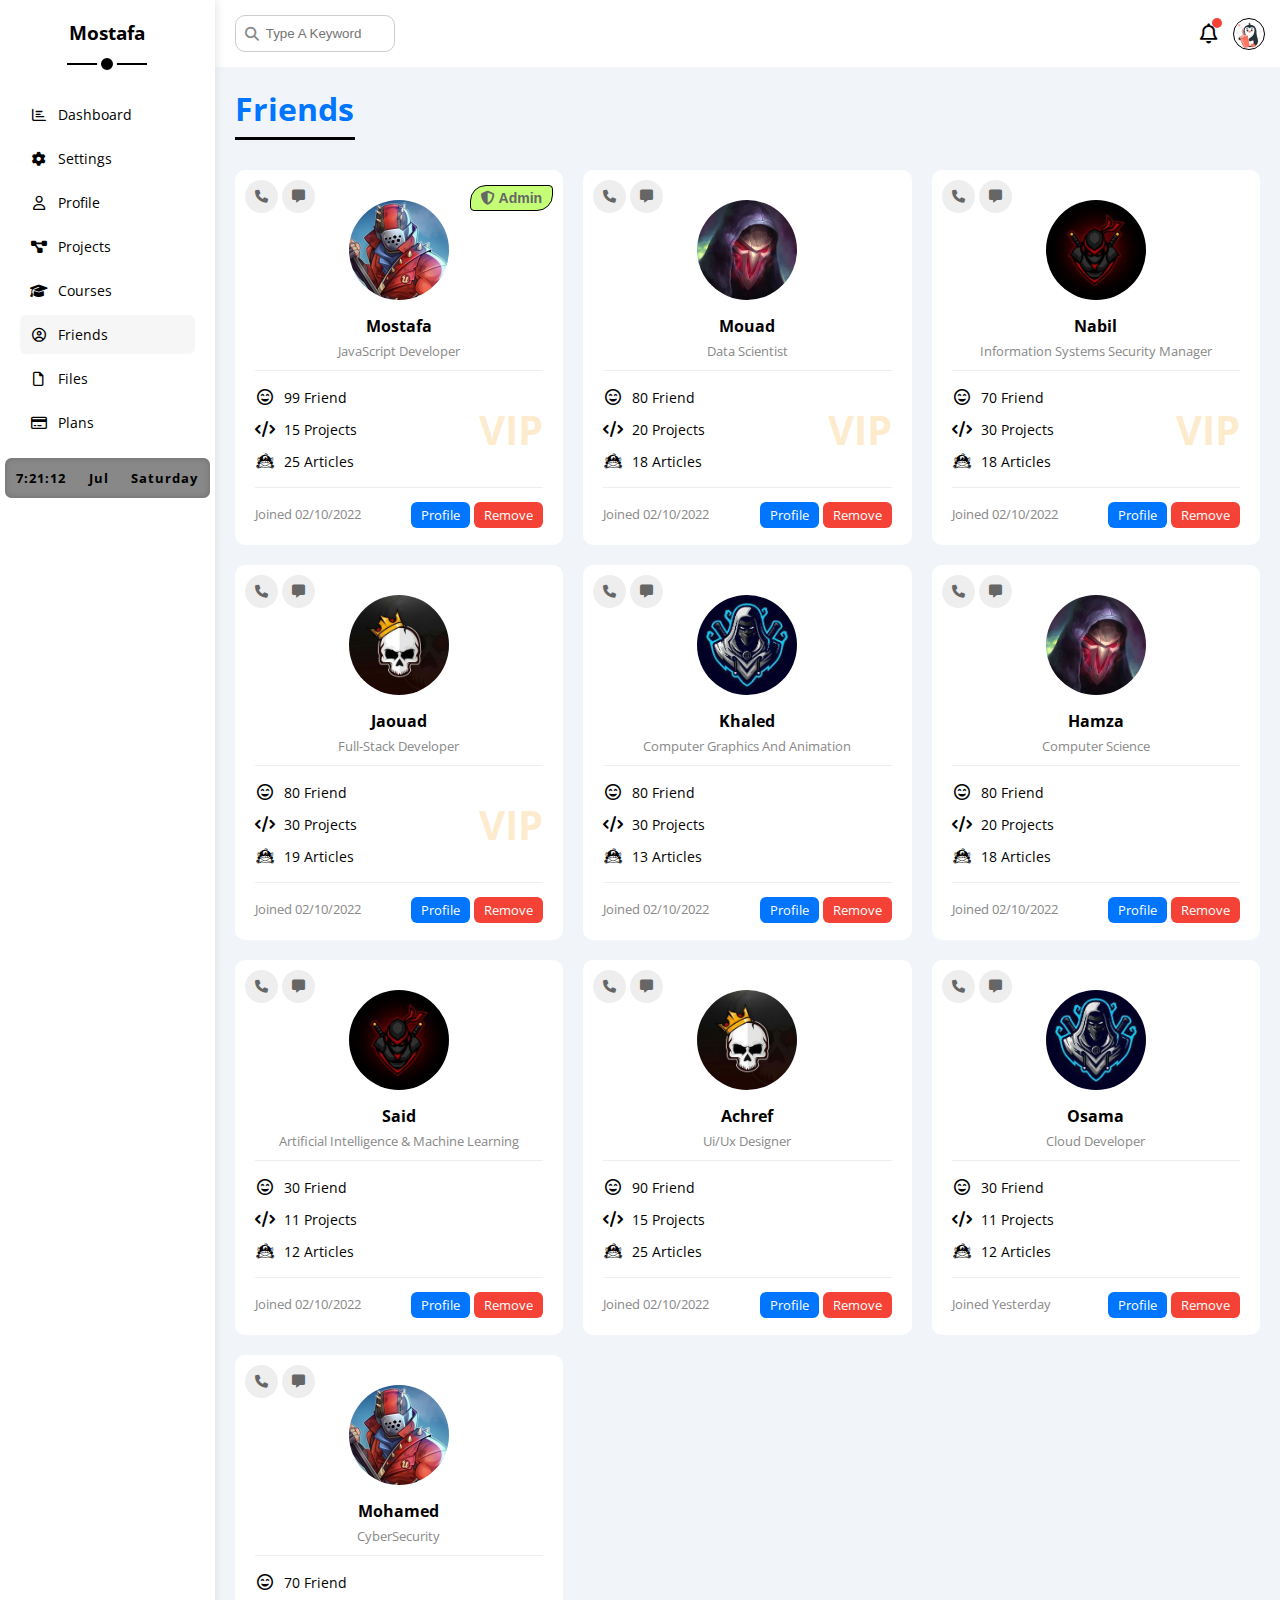
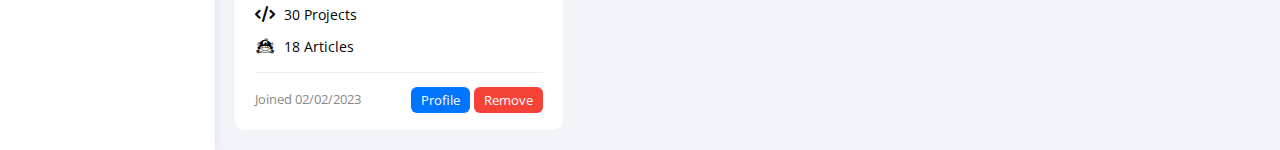
<file: friends.html>
<!DOCTYPE html>
<html lang="en">
    <head>
        <meta charset="UTF-8" />
        <meta http-equiv="X-UA-Compatible" content="IE=edge" />
        <meta name="viewport" content="width=device-width, initial-scale=1.0" />
        <meta name="color-scheme" content="light" id="meta" />
        <title>Friends</title>
        <link rel="stylesheet" href="css/all.min.css" />
        <link rel="stylesheet" href="css/framework.css" />
        <link rel="stylesheet" href="css/master.css" />
        <link rel="preconnect" href="https://fonts.googleapis.com" />
        <link rel="preconnect" href="https://fonts.gstatic.com" crossorigin />
        <link
            href="https://fonts.googleapis.com/css2?family=Open+Sans:wght@300;500&display=swap"
            rel="stylesheet"
        />
    </head>
    <body>
        <div class="page d-flex">
            <div class="sidebar bg-white p-20 p-relative">
                <h3 class="p-relative txt-c mt-0">Mostafa</h3>
                <ul>
                    <li>
                        <a
                            class="d-flex align-center fs-14 c-black rad-6 p-10"
                            href="index.html"
                        >
                            <i class="fa-regular fa-chart-bar fa-fw"></i>
                            <span>Dashboard</span>
                        </a>
                    </li>
                    <li>
                        <a
                            class="d-flex align-center fs-14 c-black rad-6 p-10"
                            href="settings.html"
                        >
                            <i class="fa-solid fa-gear fa-fw"></i>
                            <span>Settings</span>
                        </a>
                    </li>
                    <li>
                        <a
                            class="d-flex align-center fs-14 c-black rad-6 p-10"
                            href="profile.html"
                        >
                            <i class="fa-regular fa-user fa-fw"></i>
                            <span>Profile</span>
                        </a>
                    </li>
                    <li>
                        <a
                            class="d-flex align-center fs-14 c-black rad-6 p-10"
                            href="projects.html"
                        >
                            <i class="fa-solid fa-diagram-project fa-fw"></i>
                            <span>Projects</span>
                        </a>
                    </li>
                    <li>
                        <a
                            class="d-flex align-center fs-14 c-black rad-6 p-10"
                            href="courses.html"
                        >
                            <i class="fa-solid fa-graduation-cap fa-fw"></i>
                            <span>Courses</span>
                        </a>
                    </li>
                    <li>
                        <a
                            class="active d-flex align-center fs-14 c-black rad-6 p-10"
                            href="friends.html"
                        >
                            <i class="fa-regular fa-circle-user fa-fw"></i>
                            <span>Friends</span>
                        </a>
                    </li>
                    <li>
                        <a
                            class="d-flex align-center fs-14 c-black rad-6 p-10"
                            href="files.html"
                        >
                            <i class="fa-regular fa-file fa-fw"></i>
                            <span>Files</span>
                        </a>
                    </li>
                    <li>
                        <a
                            class="d-flex align-center fs-14 c-black rad-6 p-10"
                            href="plans.html"
                        >
                            <i class="fa-regular fa-credit-card fa-fw"></i>
                            <span>Plans</span>
                        </a>
                    </li>
                </ul>
            </div>
            <div class="content w-full">
                <!-- start head-->
                <div class="head bg-white p-15 between-flex">
                    <div class="menu">
                        <div class="bar1"></div>
                        <div class="bar2"></div>
                        <div class="bar3"></div>
                    </div>
                    <div class="search p-relative">
                        <i class="fa fa-search" onclick="search()"></i>
                        <input
                            class="p-10"
                            type="search"
                            placeholder="Type A Keyword"
                        />
                    </div>
                    <div class="icons d-flex align-center">
                        <span class="notification p-relative">
                            <i class="fa-regular fa-bell fa-lg"></i>
                        </span>
                        <img
                            loading="lazy"
                            src="imgs/slush-avatar.svg"
                            alt=""
                        />
                    </div>
                </div>
                <!-- end head-->
                <h1 class="p-relative">Friends</h1>
                <div class="friends-page d-grid gap-20 m-20">
                    <div class="friend bg-white rad-10 p-20 p-relative">
                        <span class="admin"
                            ><i class="fa-solid fa-shield-alt"></i>
                            <span>Admin</span></span
                        >
                        <div class="contact">
                            <i class="fa-solid fa-phone"></i>
                            <i class="fa-solid fa-message"></i>
                        </div>
                        <div class="profile txt-c">
                            <img src="imgs/friend-01.jpg" alt="" />
                            <h4 class="m-0">Mostafa</h4>
                            <p class="mt-5 mb-5 c-grey fs-13">
                                JavaScript Developer
                            </p>
                        </div>
                        <div class="icons p-relative">
                            <div class="mb-10">
                                <i
                                    class="fa-regular fa-face-grin-beam fa-fw"
                                ></i>
                                <span class="fs-14">99 Friend</span>
                            </div>
                            <div class="mb-10">
                                <i class="fa fa-code fa-fw"></i>
                                <span class="fs-14"> 15 Projects</span>
                            </div>
                            <div class="">
                                <i class="fab fa-optin-monster fa-fw"></i>
                                <span class="fs-14"> 25 Articles</span>
                            </div>
                            <span class="vip fw-bold c-orange">VIP</span>
                        </div>
                        <div class="time between-flex">
                            <span class="c-grey fs-13">Joined 02/10/2022</span>
                            <div>
                                <a
                                    class="bg-blue fs-13 btn-shape c-white"
                                    href="profile.html"
                                    >Profile</a
                                >
                                <a
                                    class="bg-red fs-13 btn-shape c-white"
                                    href="#"
                                    >Remove</a
                                >
                            </div>
                        </div>
                    </div>
                    <div class="friend bg-white rad-10 p-20 p-relative">
                        <div class="contact">
                            <span><i class="fa-solid fa-phone"></i></span>
                            <span><i class="fa-solid fa-message"></i></span>
                        </div>
                        <div class="profile txt-c">
                            <img src="imgs/friend-03.jpg" alt="" />
                            <h4 class="m-0">Mouad</h4>
                            <p class="mt-5 mb-5 c-grey fs-13">Data Scientist</p>
                        </div>
                        <div class="icons p-relative">
                            <div class="mb-10">
                                <i
                                    class="fa-regular fa-face-grin-beam fa-fw"
                                ></i>
                                <span class="fs-14">80 Friend</span>
                            </div>
                            <div class="mb-10">
                                <i class="fa fa-code fa-fw"></i>
                                <span class="fs-14"> 20 Projects</span>
                            </div>
                            <div class="">
                                <i class="fab fa-optin-monster fa-fw"></i>
                                <span class="fs-14"> 18 Articles</span>
                            </div>
                            <span class="vip fw-bold c-orange">VIP</span>
                        </div>
                        <div class="time between-flex">
                            <span class="c-grey fs-13">Joined 02/10/2022</span>
                            <div>
                                <a
                                    class="bg-blue fs-13 btn-shape c-white"
                                    href="profile.html"
                                    >Profile</a
                                >
                                <a
                                    class="bg-red fs-13 btn-shape c-white"
                                    href="#"
                                    >Remove</a
                                >
                            </div>
                        </div>
                    </div>
                    <div class="friend bg-white rad-10 p-20 p-relative">
                        <div class="contact">
                            <span><i class="fa-solid fa-phone"></i></span>
                            <span><i class="fa-solid fa-message"></i></span>
                        </div>
                        <div class="profile txt-c">
                            <img src="imgs/friend-04.jpg" alt="" />
                            <h4 class="m-0">Nabil</h4>
                            <p class="mt-5 mb-5 c-grey fs-13">
                                Information Systems Security Manager
                            </p>
                        </div>
                        <div class="icons p-relative">
                            <div class="mb-10">
                                <i
                                    class="fa-regular fa-face-grin-beam fa-fw"
                                ></i>
                                <span class="fs-14">70 Friend</span>
                            </div>
                            <div class="mb-10">
                                <i class="fa fa-code fa-fw"></i>
                                <span class="fs-14"> 30 Projects</span>
                            </div>
                            <div class="">
                                <i class="fab fa-optin-monster fa-fw"></i>
                                <span class="fs-14"> 18 Articles</span>
                            </div>
                            <span class="vip fw-bold c-orange">VIP</span>
                        </div>
                        <div class="time between-flex">
                            <span class="c-grey fs-13">Joined 02/10/2022</span>
                            <div>
                                <a
                                    class="bg-blue fs-13 btn-shape c-white"
                                    href="profile.html"
                                    >Profile</a
                                >
                                <a
                                    class="bg-red fs-13 btn-shape c-white"
                                    href="#"
                                    >Remove</a
                                >
                            </div>
                        </div>
                    </div>
                    <div class="friend bg-white rad-10 p-20 p-relative">
                        <div class="contact">
                            <span><i class="fa-solid fa-phone"></i></span>
                            <span><i class="fa-solid fa-message"></i></span>
                        </div>
                        <div class="profile txt-c">
                            <img src="imgs/friend-05.jpg" alt="" />
                            <h4 class="m-0">Jaouad</h4>
                            <p class="mt-5 mb-5 c-grey fs-13">
                                Full-Stack Developer
                            </p>
                        </div>
                        <div class="icons p-relative">
                            <div class="mb-10">
                                <i
                                    class="fa-regular fa-face-grin-beam fa-fw"
                                ></i>
                                <span class="fs-14">80 Friend</span>
                            </div>
                            <div class="mb-10">
                                <i class="fa fa-code fa-fw"></i>
                                <span class="fs-14"> 30 Projects</span>
                            </div>
                            <div class="">
                                <i class="fab fa-optin-monster fa-fw"></i>
                                <span class="fs-14"> 19 Articles</span>
                            </div>
                            <span class="vip fw-bold c-orange">VIP</span>
                        </div>
                        <div class="time between-flex">
                            <span class="c-grey fs-13">Joined 02/10/2022</span>
                            <div>
                                <a
                                    class="bg-blue fs-13 btn-shape c-white"
                                    href="profile.html"
                                    >Profile</a
                                >
                                <a
                                    class="bg-red fs-13 btn-shape c-white"
                                    href="#"
                                    >Remove</a
                                >
                            </div>
                        </div>
                    </div>
                    <div class="friend bg-white rad-10 p-20 p-relative">
                        <div class="contact">
                            <span><i class="fa-solid fa-phone"></i></span>
                            <span><i class="fa-solid fa-message"></i></span>
                        </div>
                        <div class="profile txt-c">
                            <img src="imgs/friend-02.jpg" alt="" />
                            <h4 class="m-0">Khaled</h4>
                            <p class="mt-5 mb-5 c-grey fs-13">
                                Computer Graphics And Animation
                            </p>
                        </div>
                        <div class="icons p-relative">
                            <div class="mb-10">
                                <i
                                    class="fa-regular fa-face-grin-beam fa-fw"
                                ></i>
                                <span class="fs-14">80 Friend</span>
                            </div>
                            <div class="mb-10">
                                <i class="fa fa-code fa-fw"></i>
                                <span class="fs-14"> 30 Projects</span>
                            </div>
                            <div class="">
                                <i class="fab fa-optin-monster fa-fw"></i>
                                <span class="fs-14"> 13 Articles</span>
                            </div>
                        </div>
                        <div class="time between-flex">
                            <span class="c-grey fs-13">Joined 02/10/2022</span>
                            <div>
                                <a
                                    class="bg-blue fs-13 btn-shape c-white"
                                    href="profile.html"
                                    >Profile</a
                                >
                                <a
                                    class="bg-red fs-13 btn-shape c-white"
                                    href="#"
                                    >Remove</a
                                >
                            </div>
                        </div>
                    </div>
                    <div class="friend bg-white rad-10 p-20 p-relative">
                        <div class="contact">
                            <span><i class="fa-solid fa-phone"></i></span>
                            <span><i class="fa-solid fa-message"></i></span>
                        </div>
                        <div class="profile txt-c">
                            <img src="imgs/friend-03.jpg" alt="" />
                            <h4 class="m-0">Hamza</h4>
                            <p class="mt-5 mb-5 c-grey fs-13">
                                Computer Science
                            </p>
                        </div>
                        <div class="icons p-relative">
                            <div class="mb-10">
                                <i
                                    class="fa-regular fa-face-grin-beam fa-fw"
                                ></i>
                                <span class="fs-14">80 Friend</span>
                            </div>
                            <div class="mb-10">
                                <i class="fa fa-code fa-fw"></i>
                                <span class="fs-14"> 20 Projects</span>
                            </div>
                            <div class="">
                                <i class="fab fa-optin-monster fa-fw"></i>
                                <span class="fs-14"> 18 Articles</span>
                            </div>
                        </div>
                        <div class="time between-flex">
                            <span class="c-grey fs-13">Joined 02/10/2022</span>
                            <div>
                                <a
                                    class="bg-blue fs-13 btn-shape c-white"
                                    href="profile.html"
                                    >Profile</a
                                >
                                <a
                                    class="bg-red fs-13 btn-shape c-white"
                                    href="#"
                                    >Remove</a
                                >
                            </div>
                        </div>
                    </div>
                    <div class="friend bg-white rad-10 p-20 p-relative">
                        <div class="contact">
                            <span><i class="fa-solid fa-phone"></i></span>
                            <span><i class="fa-solid fa-message"></i></span>
                        </div>
                        <div class="profile txt-c">
                            <img src="imgs/friend-04.jpg" alt="" />
                            <h4 class="m-0">Said</h4>
                            <p class="mt-5 mb-5 c-grey fs-13">
                                Artificial Intelligence & Machine Learning
                            </p>
                        </div>
                        <div class="icons p-relative">
                            <div class="mb-10">
                                <i
                                    class="fa-regular fa-face-grin-beam fa-fw"
                                ></i>
                                <span class="fs-14">30 Friend</span>
                            </div>
                            <div class="mb-10">
                                <i class="fa fa-code fa-fw"></i>
                                <span class="fs-14"> 11 Projects</span>
                            </div>
                            <div class="">
                                <i class="fab fa-optin-monster fa-fw"></i>
                                <span class="fs-14"> 12 Articles</span>
                            </div>
                        </div>
                        <div class="time between-flex">
                            <span class="c-grey fs-13">Joined 02/10/2022</span>
                            <div>
                                <a
                                    class="bg-blue fs-13 btn-shape c-white"
                                    href="profile.html"
                                    >Profile</a
                                >
                                <a
                                    class="bg-red fs-13 btn-shape c-white"
                                    href="#"
                                    >Remove</a
                                >
                            </div>
                        </div>
                    </div>
                    <div class="friend bg-white rad-10 p-20 p-relative">
                        <div class="contact">
                            <span><i class="fa-solid fa-phone"></i></span>
                            <span><i class="fa-solid fa-message"></i></span>
                        </div>
                        <div class="profile txt-c">
                            <img src="imgs/friend-05.jpg" alt="" />
                            <h4 class="m-0">Achref</h4>
                            <p class="mt-5 mb-5 c-grey fs-13">Ui/Ux Designer</p>
                        </div>
                        <div class="icons p-relative">
                            <div class="mb-10">
                                <i
                                    class="fa-regular fa-face-grin-beam fa-fw"
                                ></i>
                                <span class="fs-14">90 Friend</span>
                            </div>
                            <div class="mb-10">
                                <i class="fa fa-code fa-fw"></i>
                                <span class="fs-14"> 15 Projects</span>
                            </div>
                            <div class="">
                                <i class="fab fa-optin-monster fa-fw"></i>
                                <span class="fs-14"> 25 Articles</span>
                            </div>
                        </div>
                        <div class="time between-flex">
                            <span class="c-grey fs-13">Joined 02/10/2022</span>
                            <div>
                                <a
                                    class="bg-blue fs-13 btn-shape c-white"
                                    href="profile.html"
                                    >Profile</a
                                >
                                <a
                                    class="bg-red fs-13 btn-shape c-white"
                                    href="#"
                                    >Remove</a
                                >
                            </div>
                        </div>
                    </div>
                    <div class="friend bg-white rad-10 p-20 p-relative">
                        <div class="contact">
                            <span><i class="fa-solid fa-phone"></i></span>
                            <span><i class="fa-solid fa-message"></i></span>
                        </div>
                        <div class="profile txt-c">
                            <img src="imgs/friend-02.jpg" alt="" />
                            <h4 class="m-0">Osama</h4>
                            <p class="mt-5 mb-5 c-grey fs-13">
                                Cloud Developer
                            </p>
                        </div>
                        <div class="icons p-relative">
                            <div class="mb-10">
                                <i
                                    class="fa-regular fa-face-grin-beam fa-fw"
                                ></i>
                                <span class="fs-14">30 Friend</span>
                            </div>
                            <div class="mb-10">
                                <i class="fa fa-code fa-fw"></i>
                                <span class="fs-14"> 11 Projects</span>
                            </div>
                            <div class="">
                                <i class="fab fa-optin-monster fa-fw"></i>
                                <span class="fs-14"> 12 Articles</span>
                            </div>
                        </div>
                        <div class="time between-flex">
                            <span class="c-grey fs-13">Joined Yesterday</span>
                            <div>
                                <a
                                    class="bg-blue fs-13 btn-shape c-white"
                                    href="profile.html"
                                    >Profile</a
                                >
                                <a
                                    class="bg-red fs-13 btn-shape c-white"
                                    href="#"
                                    >Remove</a
                                >
                            </div>
                        </div>
                    </div>
                    <div class="friend bg-white rad-10 p-20 p-relative">
                        <div class="contact">
                            <span><i class="fa-solid fa-phone"></i></span>
                            <span><i class="fa-solid fa-message"></i></span>
                        </div>
                        <div class="profile txt-c">
                            <img src="imgs/friend-01.jpg" alt="" />
                            <h4 class="m-0">Mohamed</h4>
                            <p class="mt-5 mb-5 c-grey fs-13">CyberSecurity</p>
                        </div>
                        <div class="icons p-relative">
                            <div class="mb-10">
                                <i
                                    class="fa-regular fa-face-grin-beam fa-fw"
                                ></i>
                                <span class="fs-14">70 Friend</span>
                            </div>
                            <div class="mb-10">
                                <i class="fa fa-code fa-fw"></i>
                                <span class="fs-14"> 30 Projects</span>
                            </div>
                            <div class="">
                                <i class="fab fa-optin-monster fa-fw"></i>
                                <span class="fs-14"> 18 Articles</span>
                            </div>
                        </div>
                        <div class="time between-flex">
                            <span class="c-grey fs-13">Joined 02/02/2023</span>
                            <div>
                                <a
                                    class="bg-blue fs-13 btn-shape c-white"
                                    href="profile.html"
                                    >Profile</a
                                >
                                <a
                                    class="bg-red fs-13 btn-shape c-white"
                                    href="#"
                                    >Remove</a
                                >
                            </div>
                        </div>
                    </div>
                </div>
            </div>
        </div>
        <div class="parent">
            <span id="preloader"></span>
        </div>
        <script src="main.js"></script>
    </body>
</html>
</file>
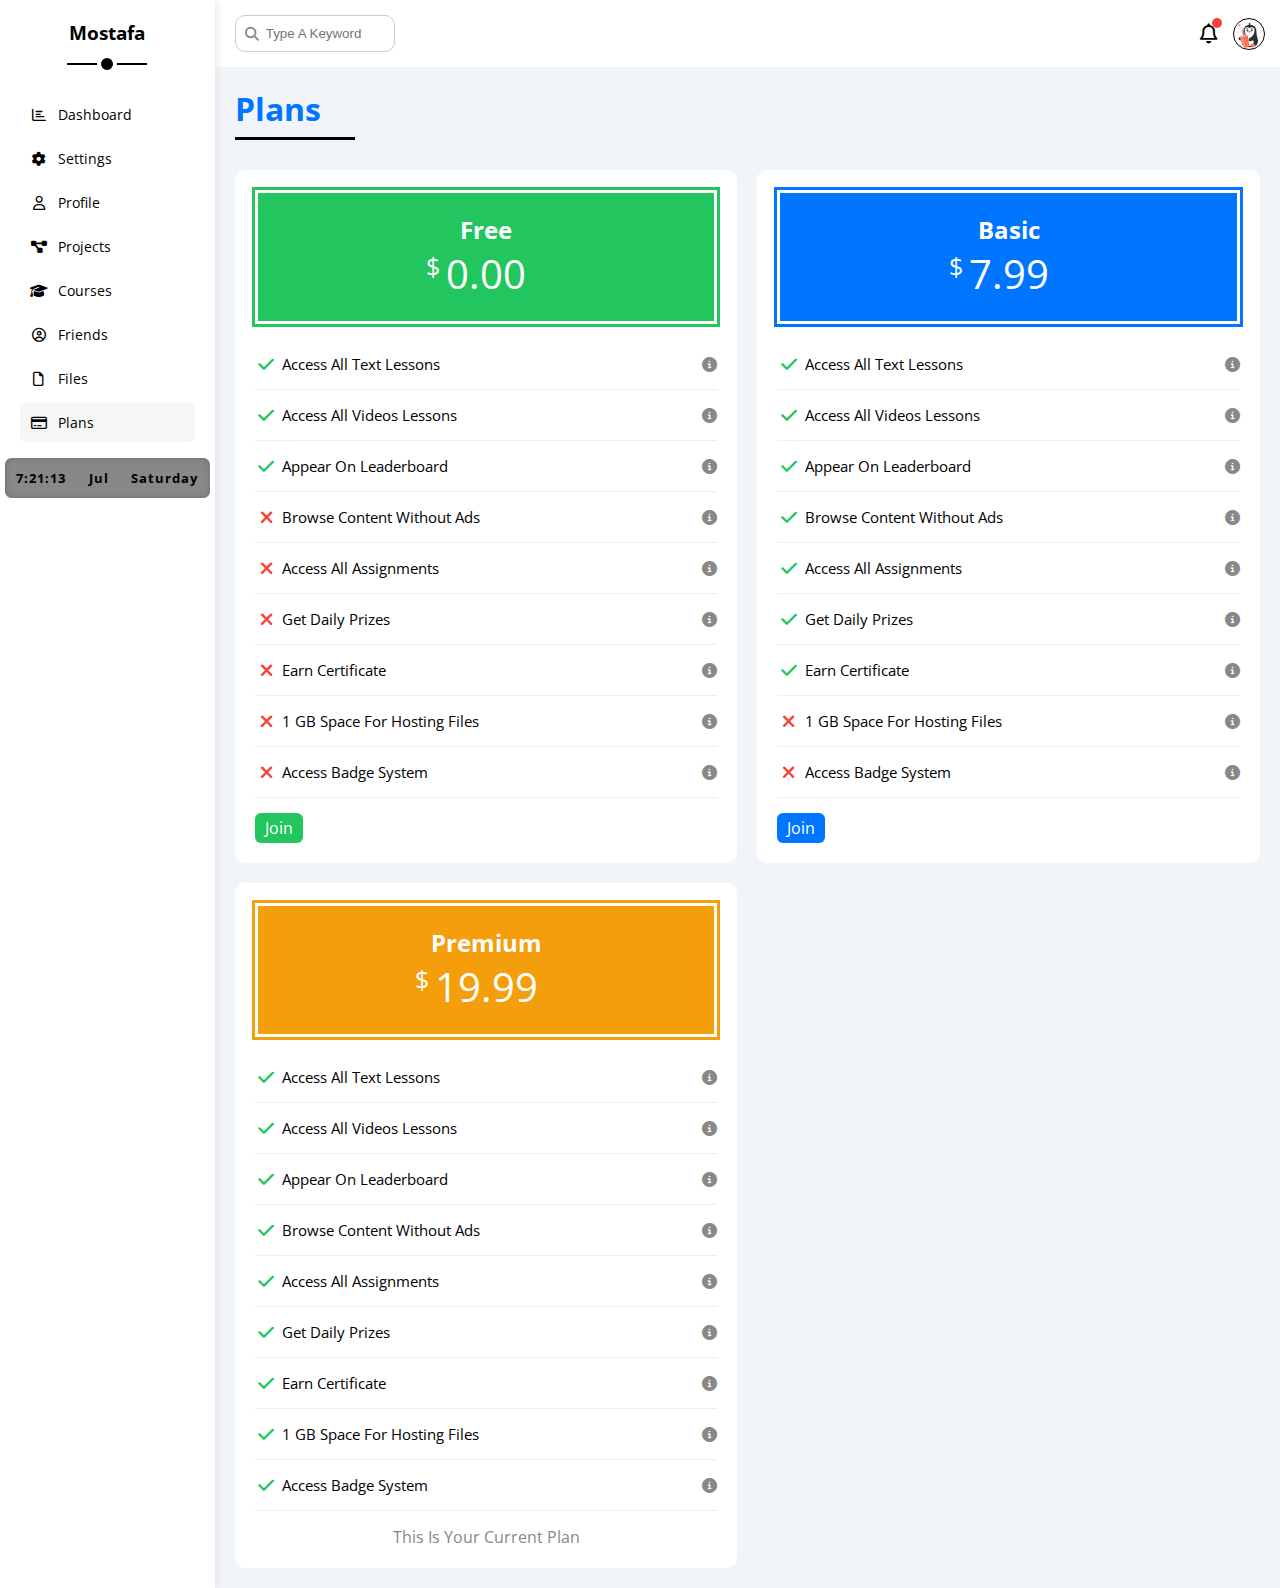
<file: plans.html>
<!DOCTYPE html>
<html lang="en">
    <head>
        <meta charset="UTF-8" />
        <meta http-equiv="X-UA-Compatible" content="IE=edge" />
        <meta name="viewport" content="width=device-width, initial-scale=1.0" />
        <meta name="color-scheme" content="light" id="meta" />
        <title>Plans</title>
        <link rel="stylesheet" href="css/all.min.css" />
        <link rel="stylesheet" href="css/framework.css" />
        <link rel="stylesheet" href="css/master.css" />
        <link rel="preconnect" href="https://fonts.googleapis.com" />
        <link rel="preconnect" href="https://fonts.gstatic.com" crossorigin />
        <link
            href="https://fonts.googleapis.com/css2?family=Open+Sans:wght@300;500&display=swap"
            rel="stylesheet"
        />
    </head>
    <body>
        <div class="page d-flex">
            <div class="sidebar bg-white p-20 p-relative">
                <h3 class="p-relative txt-c mt-0">Mostafa</h3>
                <ul>
                    <li>
                        <a
                            class="d-flex align-center fs-14 c-black rad-6 p-10"
                            href="index.html"
                        >
                            <i class="fa-regular fa-chart-bar fa-fw"></i>
                            <span>Dashboard</span>
                        </a>
                    </li>
                    <li>
                        <a
                            class="d-flex align-center fs-14 c-black rad-6 p-10"
                            href="settings.html"
                        >
                            <i class="fa-solid fa-gear fa-fw"></i>
                            <span>Settings</span>
                        </a>
                    </li>
                    <li>
                        <a
                            class="d-flex align-center fs-14 c-black rad-6 p-10"
                            href="profile.html"
                        >
                            <i class="fa-regular fa-user fa-fw"></i>
                            <span>Profile</span>
                        </a>
                    </li>
                    <li>
                        <a
                            class="d-flex align-center fs-14 c-black rad-6 p-10"
                            href="projects.html"
                        >
                            <i class="fa-solid fa-diagram-project fa-fw"></i>
                            <span>Projects</span>
                        </a>
                    </li>
                    <li>
                        <a
                            class="d-flex align-center fs-14 c-black rad-6 p-10"
                            href="courses.html"
                        >
                            <i class="fa-solid fa-graduation-cap fa-fw"></i>
                            <span>Courses</span>
                        </a>
                    </li>
                    <li>
                        <a
                            class="d-flex align-center fs-14 c-black rad-6 p-10"
                            href="friends.html"
                        >
                            <i class="fa-regular fa-circle-user fa-fw"></i>
                            <span>Friends</span>
                        </a>
                    </li>
                    <li>
                        <a
                            class="d-flex align-center fs-14 c-black rad-6 p-10"
                            href="files.html"
                        >
                            <i class="fa-regular fa-file fa-fw"></i>
                            <span>Files</span>
                        </a>
                    </li>
                    <li>
                        <a
                            class="active d-flex align-center fs-14 c-black rad-6 p-10"
                            href="plans.html"
                        >
                            <i class="fa-regular fa-credit-card fa-fw"></i>
                            <span>Plans</span>
                        </a>
                    </li>
                </ul>
            </div>
            <div class="content w-full">
                <!-- start head-->
                <div class="head bg-white p-15 between-flex">
                    <div class="menu">
                        <div class="bar1"></div>
                        <div class="bar2"></div>
                        <div class="bar3"></div>
                    </div>
                    <div class="search p-relative">
                        <i class="fa fa-search" onclick="search()"></i>
                        <input
                            class="p-10"
                            type="search"
                            placeholder="Type A Keyword"
                        />
                    </div>
                    <div class="icons d-flex align-center">
                        <span class="notification p-relative">
                            <i class="fa-regular fa-bell fa-lg"></i>
                        </span>
                        <img
                            loading="lazy"
                            src="imgs/slush-avatar.svg"
                            alt=""
                        />
                    </div>
                </div>
                <!-- end head-->
                <h1 class="p-relative">Plans</h1>
                <div class="plans-page d-grid gap-20 m-20">
                    <div class="plan bg-white rad-10 p-20 green">
                        <div class="top bg-green c-white txt-c p-20 mb-15">
                            <h2 class="m-0 d-block">Free</h2>
                            <div class="price p-relative">
                                <span>$</span>
                                0.00
                            </div>
                        </div>
                        <ul class="m-0">
                            <li>
                                <i class="fa-solid fa-check fa-fw c-green"></i>
                                <span>Access All Text Lessons </span>
                                <i class="fa-solid fa-info-circle c-grey"></i>
                            </li>
                            <li>
                                <i class="fa-solid fa-check fa-fw c-green"></i>
                                <span>Access All Videos Lessons </span>
                                <i class="fa-solid fa-info-circle c-grey"></i>
                            </li>
                            <li>
                                <i class="fa-solid fa-check fa-fw c-green"></i>
                                <span>Appear On Leaderboard </span>
                                <i class="fa-solid fa-info-circle c-grey"></i>
                            </li>
                            <li>
                                <i class="fa-solid fa-xmark fa-fw c-red"></i>
                                <span>Browse Content Without Ads </span>
                                <i class="fa-solid fa-info-circle c-grey"></i>
                            </li>
                            <li>
                                <i class="fa-solid fa-xmark fa-fw c-red"></i>
                                <span>Access All Assignments </span>
                                <i class="fa-solid fa-info-circle c-grey"></i>
                            </li>
                            <li>
                                <i class="fa-solid fa-xmark fa-fw c-red"></i>
                                <span>Get Daily Prizes </span>
                                <i class="fa-solid fa-info-circle c-grey"></i>
                            </li>
                            <li>
                                <i class="fa-solid fa-xmark fa-fw c-red"></i>
                                <span>Earn Certificate </span>
                                <i class="fa-solid fa-info-circle c-grey"></i>
                            </li>
                            <li>
                                <i class="fa-solid fa-xmark fa-fw c-red"></i>
                                <span>1 GB Space For Hosting Files </span>
                                <i class="fa-solid fa-info-circle c-grey"></i>
                            </li>
                            <li>
                                <i class="fa-solid fa-xmark fa-fw c-red"></i>
                                <span>Access Badge System </span>
                                <i class="fa-solid fa-info-circle c-grey"></i>
                            </li>
                        </ul>
                        <a
                            class="btn-shape bg-green c-white mt-15 d-block w-fit"
                            href="#"
                            >Join</a
                        >
                    </div>
                    <div class="plan bg-white rad-10 p-20 blue">
                        <div class="top bg-blue c-white txt-c p-20 mb-15">
                            <h2 class="m-0 d-block">Basic</h2>
                            <div class="price p-relative">
                                <span>$</span>
                                7.99
                            </div>
                        </div>
                        <ul class="m-0">
                            <li>
                                <i class="fa-solid fa-check fa-fw c-green"></i>
                                <span>Access All Text Lessons </span>
                                <i class="fa-solid fa-info-circle c-grey"></i>
                            </li>
                            <li>
                                <i class="fa-solid fa-check fa-fw c-green"></i>
                                <span>Access All Videos Lessons </span>
                                <i class="fa-solid fa-info-circle c-grey"></i>
                            </li>
                            <li>
                                <i class="fa-solid fa-check fa-fw c-green"></i>
                                <span>Appear On Leaderboard </span>
                                <i class="fa-solid fa-info-circle c-grey"></i>
                            </li>
                            <li>
                                <i class="fa-solid fa-check fa-fw c-green"></i>
                                <span>Browse Content Without Ads </span>
                                <i class="fa-solid fa-info-circle c-grey"></i>
                            </li>
                            <li>
                                <i class="fa-solid fa-check fa-fw c-green"></i>
                                <span>Access All Assignments </span>
                                <i class="fa-solid fa-info-circle c-grey"></i>
                            </li>
                            <li>
                                <i class="fa-solid fa-check fa-fw c-green"></i>
                                <span>Get Daily Prizes </span>
                                <i class="fa-solid fa-info-circle c-grey"></i>
                            </li>
                            <li>
                                <i class="fa-solid fa-check fa-fw c-green"></i>
                                <span>Earn Certificate </span>
                                <i class="fa-solid fa-info-circle c-grey"></i>
                            </li>
                            <li>
                                <i class="fa-solid fa-xmark fa-fw c-red"></i>
                                <span>1 GB Space For Hosting Files </span>
                                <i class="fa-solid fa-info-circle c-grey"></i>
                            </li>
                            <li>
                                <i class="fa-solid fa-xmark fa-fw c-red"></i>
                                <span>Access Badge System </span>
                                <i class="fa-solid fa-info-circle c-grey"></i>
                            </li>
                        </ul>
                        <a
                            class="btn-shape bg-blue c-white mt-15 d-block w-fit"
                            href="#"
                            >Join</a
                        >
                    </div>

                    <div class="plan bg-white rad-10 p-20 orange">
                        <div class="top bg-orange c-white txt-c p-20 mb-15">
                            <h2 class="m-0 d-block">Premium</h2>
                            <div class="price p-relative">
                                <span>$</span>
                                19.99
                            </div>
                        </div>
                        <ul class="m-0">
                            <li>
                                <i class="fa-solid fa-check fa-fw c-green"></i>
                                <span>Access All Text Lessons </span>
                                <i class="fa-solid fa-info-circle c-grey"></i>
                            </li>
                            <li>
                                <i class="fa-solid fa-check fa-fw c-green"></i>
                                <span>Access All Videos Lessons </span>
                                <i class="fa-solid fa-info-circle c-grey"></i>
                            </li>
                            <li>
                                <i class="fa-solid fa-check fa-fw c-green"></i>
                                <span>Appear On Leaderboard </span>
                                <i class="fa-solid fa-info-circle c-grey"></i>
                            </li>
                            <li>
                                <i class="fa-solid fa-check fa-fw c-green"></i>
                                <span>Browse Content Without Ads </span>
                                <i class="fa-solid fa-info-circle c-grey"></i>
                            </li>
                            <li>
                                <i class="fa-solid fa-check fa-fw c-green"></i>
                                <span>Access All Assignments </span>
                                <i class="fa-solid fa-info-circle c-grey"></i>
                            </li>
                            <li>
                                <i class="fa-solid fa-check fa-fw c-green"></i>
                                <span>Get Daily Prizes </span>
                                <i class="fa-solid fa-info-circle c-grey"></i>
                            </li>
                            <li>
                                <i class="fa-solid fa-check fa-fw c-green"></i>
                                <span>Earn Certificate </span>
                                <i class="fa-solid fa-info-circle c-grey"></i>
                            </li>
                            <li>
                                <i class="fa-solid fa-check fa-fw c-green"></i>
                                <span>1 GB Space For Hosting Files </span>
                                <i class="fa-solid fa-info-circle c-grey"></i>
                            </li>
                            <li>
                                <i class="fa-solid fa-check fa-fw c-green"></i>
                                <span>Access Badge System </span>
                                <i class="fa-solid fa-info-circle c-grey"></i>
                            </li>
                        </ul>
                        <p class="c-grey m-0 txt-c mt-15">
                            This Is Your Current Plan
                        </p>
                    </div>
                </div>
            </div>
        </div>
        <div class="parent">
            <span id="preloader"></span>
        </div>
        <script src="main.js"></script>
    </body>
</html>
</file>
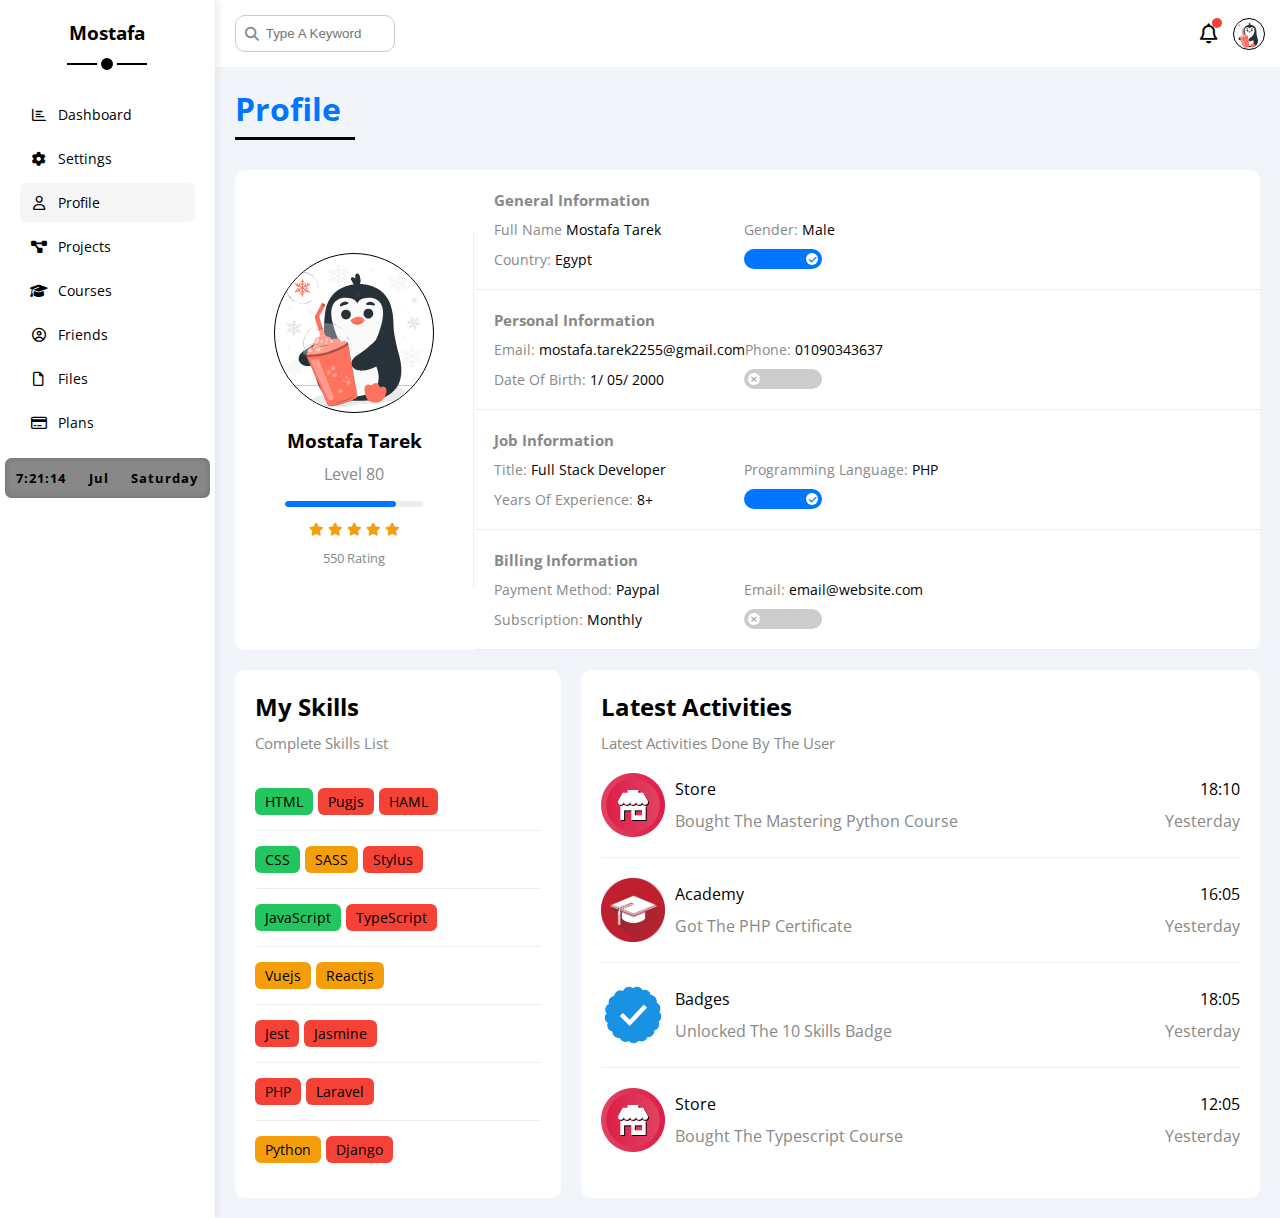
<file: profile.html>
<!DOCTYPE html>
<html lang="en">
    <head>
        <meta charset="UTF-8" />
        <meta http-equiv="X-UA-Compatible" content="IE=edge" />
        <meta name="viewport" content="width=device-width, initial-scale=1.0" />
        <meta name="color-scheme" content="light" id="meta" />
        <title>Profile</title>
        <link rel="stylesheet" href="css/all.min.css" />
        <link rel="stylesheet" href="css/framework.css" />
        <link rel="stylesheet" href="css/master.css" />
        <link rel="preconnect" href="https://fonts.googleapis.com" />
        <link rel="preconnect" href="https://fonts.gstatic.com" crossorigin />
        <link
            href="https://fonts.googleapis.com/css2?family=Open+Sans:wght@300;500&display=swap"
            rel="stylesheet"
        />
    </head>
    <body>
        <div class="page d-flex">
            <div class="sidebar bg-white p-20 p-relative">
                <h3 class="p-relative txt-c mt-0">Mostafa</h3>
                <ul>
                    <li>
                        <a
                            class="d-flex align-center fs-14 c-black rad-6 p-10"
                            href="index.html"
                        >
                            <i class="fa-regular fa-chart-bar fa-fw"></i>
                            <span>Dashboard</span>
                        </a>
                    </li>
                    <li>
                        <a
                            class="d-flex align-center fs-14 c-black rad-6 p-10"
                            href="settings.html"
                        >
                            <i class="fa-solid fa-gear fa-fw"></i>
                            <span>Settings</span>
                        </a>
                    </li>
                    <li>
                        <a
                            class="active d-flex align-center fs-14 c-black rad-6 p-10"
                            href="profile.html"
                        >
                            <i class="fa-regular fa-user fa-fw"></i>
                            <span>Profile</span>
                        </a>
                    </li>
                    <li>
                        <a
                            class="d-flex align-center fs-14 c-black rad-6 p-10"
                            href="projects.html"
                        >
                            <i class="fa-solid fa-diagram-project fa-fw"></i>
                            <span>Projects</span>
                        </a>
                    </li>
                    <li>
                        <a
                            class="d-flex align-center fs-14 c-black rad-6 p-10"
                            href="courses.html"
                        >
                            <i class="fa-solid fa-graduation-cap fa-fw"></i>
                            <span>Courses</span>
                        </a>
                    </li>
                    <li>
                        <a
                            class="d-flex align-center fs-14 c-black rad-6 p-10"
                            href="friends.html"
                        >
                            <i class="fa-regular fa-circle-user fa-fw"></i>
                            <span>Friends</span>
                        </a>
                    </li>
                    <li>
                        <a
                            class="d-flex align-center fs-14 c-black rad-6 p-10"
                            href="files.html"
                        >
                            <i class="fa-regular fa-file fa-fw"></i>
                            <span>Files</span>
                        </a>
                    </li>
                    <li>
                        <a
                            class="d-flex align-center fs-14 c-black rad-6 p-10"
                            href="plans.html"
                        >
                            <i class="fa-regular fa-credit-card fa-fw"></i>
                            <span>Plans</span>
                        </a>
                    </li>
                </ul>
            </div>
            <div class="content w-full">
                <!-- start head-->
                <div class="head bg-white p-15 between-flex">
                    <div class="menu">
                        <div class="bar1"></div>
                        <div class="bar2"></div>
                        <div class="bar3"></div>
                    </div>
                    <div class="search p-relative">
                        <i class="fa fa-search" onclick="search()"></i>
                        <input
                            class="p-10"
                            type="search"
                            placeholder="Type A Keyword"
                        />
                    </div>
                    <div class="icons d-flex align-center">
                        <span class="notification p-relative">
                            <i class="fa-regular fa-bell fa-lg"></i>
                        </span>
                        <img
                            loading="lazy"
                            src="imgs/slush-avatar.svg"
                            alt=""
                        />
                    </div>
                </div>
                <!-- end head-->
                <h1 class="p-relative">Profile</h1>
                <div class="profile-page m-20">
                    <!-- start overview -->
                    <div class="overview bg-white rad-10 d-flex align-center">
                        <div class="avatar-box txt-c p-20">
                            <img
                                loading="lazy"
                                class="rad-half mb-10"
                                src="imgs/slush-avatar.svg"
                                alt=""
                            />
                            <h3 class="m-0">Mostafa Tarek</h3>
                            <p class="c-grey mt-10">Level 80</p>
                            <div class="level bg-eee rad-6 p-relative">
                                <span style="width: 80%"></span>
                            </div>
                            <div class="stars mt-10 mb-10">
                                <i class="fa fa-star fs-13 c-orange"></i>
                                <i class="fa fa-star fs-13 c-orange"></i>
                                <i class="fa fa-star fs-13 c-orange"></i>
                                <i class="fa fa-star fs-13 c-orange"></i>
                                <i class="fa fa-star fs-13 c-orange"></i>
                            </div>
                            <p class="c-grey fs-13 m-0">550 Rating</p>
                        </div>
                        <div class="info-box w-full txt-c-mobile">
                            <!-- start information box -->
                            <div class="box d-flex align-center p-20">
                                <h4 class="c-grey m-0 fs-15 w-full">
                                    General Information
                                </h4>
                                <div class="fs-14">
                                    <span class="c-grey">Full Name</span>
                                    <span> Mostafa Tarek</span>
                                </div>
                                <div class="fs-14">
                                    <span class="c-grey">Gender:</span>
                                    <span> Male </span>
                                </div>
                                <div class="fs-14">
                                    <span class="c-grey">Country:</span>
                                    <span>Egypt</span>
                                </div>
                                <div>
                                    <label>
                                        <input
                                            class="toggle-checkbox"
                                            type="checkbox"
                                            checked
                                        />
                                        <div class="toggle-switch"></div>
                                    </label>
                                </div>
                            </div>
                            <!-- end information box -->
                            <!-- start information box -->
                            <div class="box d-flex align-center p-20">
                                <h4 class="c-grey m-0 fs-15 w-full">
                                    Personal Information
                                </h4>
                                <div class="fs-14">
                                    <span class="c-grey">Email:</span>
                                    <span> mostafa.tarek2255@gmail.com </span>
                                </div>
                                <div class="fs-14">
                                    <span class="c-grey">Phone:</span>
                                    <span> 01090343637 </span>
                                </div>
                                <div class="fs-14">
                                    <span class="c-grey">Date Of Birth:</span>
                                    <span>1/ 05/ 2000</span>
                                </div>
                                <div>
                                    <label>
                                        <input
                                            class="toggle-checkbox"
                                            type="checkbox"
                                        />
                                        <div class="toggle-switch"></div>
                                    </label>
                                </div>
                            </div>
                            <!-- end information box -->
                            <!-- start information box -->
                            <div class="box d-flex align-center p-20">
                                <h4 class="c-grey m-0 fs-15 w-full">
                                    Job Information
                                </h4>
                                <div class="fs-14">
                                    <span class="c-grey"> Title: </span>
                                    <span> Full Stack Developer</span>
                                </div>
                                <div class="fs-14">
                                    <span class="c-grey">
                                        Programming Language:
                                    </span>
                                    <span> PHP </span>
                                </div>
                                <div class="fs-14">
                                    <span class="c-grey">
                                        Years Of Experience:
                                    </span>
                                    <span>8+</span>
                                </div>
                                <div>
                                    <label>
                                        <input
                                            class="toggle-checkbox"
                                            type="checkbox"
                                            checked
                                        />
                                        <div class="toggle-switch"></div>
                                    </label>
                                </div>
                            </div>
                            <!-- end information box -->
                            <!-- start information box -->
                            <div class="box d-flex align-center p-20">
                                <h4 class="c-grey m-0 fs-15 w-full">
                                    Billing Information
                                </h4>
                                <div class="fs-14">
                                    <span class="c-grey">
                                        Payment Method:
                                    </span>
                                    <span> Paypal</span>
                                </div>
                                <div class="fs-14">
                                    <span class="c-grey">Email:</span>
                                    <span> email@website.com </span>
                                </div>
                                <div class="fs-14">
                                    <span class="c-grey">Subscription:</span>
                                    <span> Monthly </span>
                                </div>
                                <div>
                                    <label>
                                        <input
                                            class="toggle-checkbox"
                                            type="checkbox"
                                        />
                                        <div class="toggle-switch"></div>
                                    </label>
                                </div>
                            </div>
                            <!-- end information box -->
                        </div>
                    </div>
                    <!-- end overview -->
                    <!-- start other data -->
                    <div class="other-data d-flex gap-20">
                        <div class="skills-card bg-white rad-10 p-20 mt-20">
                            <h2 class="mt-0 mb-10">My Skills</h2>
                            <p class="c-grey mt-0 mb-20 fs-15">
                                Complete Skills List
                            </p>
                            <ul class="m-0 txt-c-mobile">
                                <li>
                                    <span class="complete">HTML</span
                                    ><span>Pugjs</span><span>HAML</span>
                                </li>
                                <li>
                                    <span class="complete">CSS</span
                                    ><span class="current">SASS</span
                                    ><span>Stylus</span>
                                </li>
                                <li>
                                    <span class="complete">JavaScript</span
                                    ><span>TypeScript</span>
                                </li>
                                <li>
                                    <span class="current">Vuejs</span
                                    ><span class="current">Reactjs</span>
                                </li>
                                <li><span>Jest</span><span>Jasmine</span></li>
                                <li><span>PHP</span><span>Laravel</span></li>
                                <li>
                                    <span class="current">Python</span
                                    ><span>Django</span>
                                </li>
                            </ul>
                        </div>
                        <div class="activities p-20 bg-white rad-10 mt-20">
                            <h2 class="mt-0 mb-10">Latest Activities</h2>
                            <p class="mt-0 mb-20 c-grey fs-15">
                                Latest Activities Done By The User
                            </p>
                            <div
                                class="activity d-flex align-center txt-c-mobile"
                            >
                                <img
                                    loading="lazy"
                                    src="imgs/activity-01.png"
                                    alt=""
                                />
                                <div class="info">
                                    <span class="d-block mb-10">Store</span>
                                    <span class="c-grey"
                                        >Bought The Mastering Python Course
                                    </span>
                                </div>
                                <div class="date">
                                    <span class="d-block mb-10">18:10</span>
                                    <span class="c-grey">Yesterday</span>
                                </div>
                            </div>
                            <div
                                class="activity d-flex align-center txt-c-mobile"
                            >
                                <img
                                    loading="lazy"
                                    src="imgs/activity-02.png"
                                    alt=""
                                />
                                <div class="info">
                                    <span class="d-block mb-10">Academy</span>
                                    <span class="c-grey"
                                        >Got The PHP Certificate</span
                                    >
                                </div>
                                <div class="date">
                                    <span class="d-block mb-10">16:05</span>
                                    <span class="c-grey">Yesterday</span>
                                </div>
                            </div>
                            <div
                                class="activity d-flex align-center txt-c-mobile"
                            >
                                <img
                                    loading="lazy"
                                    src="imgs/activity-03.png"
                                    alt=""
                                />
                                <div class="info">
                                    <span class="d-block mb-10">Badges</span>
                                    <span class="c-grey"
                                        >Unlocked The 10 Skills Badge</span
                                    >
                                </div>
                                <div class="date">
                                    <span class="d-block mb-10">18:05</span>
                                    <span class="c-grey">Yesterday</span>
                                </div>
                            </div>
                            <div
                                class="activity d-flex align-center txt-c-mobile"
                            >
                                <img
                                    loading="lazy"
                                    src="imgs/activity-01.png"
                                    alt=""
                                />
                                <div class="info">
                                    <span class="d-block mb-10">Store</span>
                                    <span class="c-grey"
                                        >Bought The Typescript Course</span
                                    >
                                </div>
                                <div class="date">
                                    <span class="d-block mb-10">12:05</span>
                                    <span class="c-grey">Yesterday</span>
                                </div>
                            </div>
                        </div>
                    </div>
                    <!-- End Other Data -->
                </div>
            </div>
        </div>
        <div class="parent">
            <span id="preloader"></span>
        </div>
        <script src="main.js"></script>
    </body>
</html>
</file>
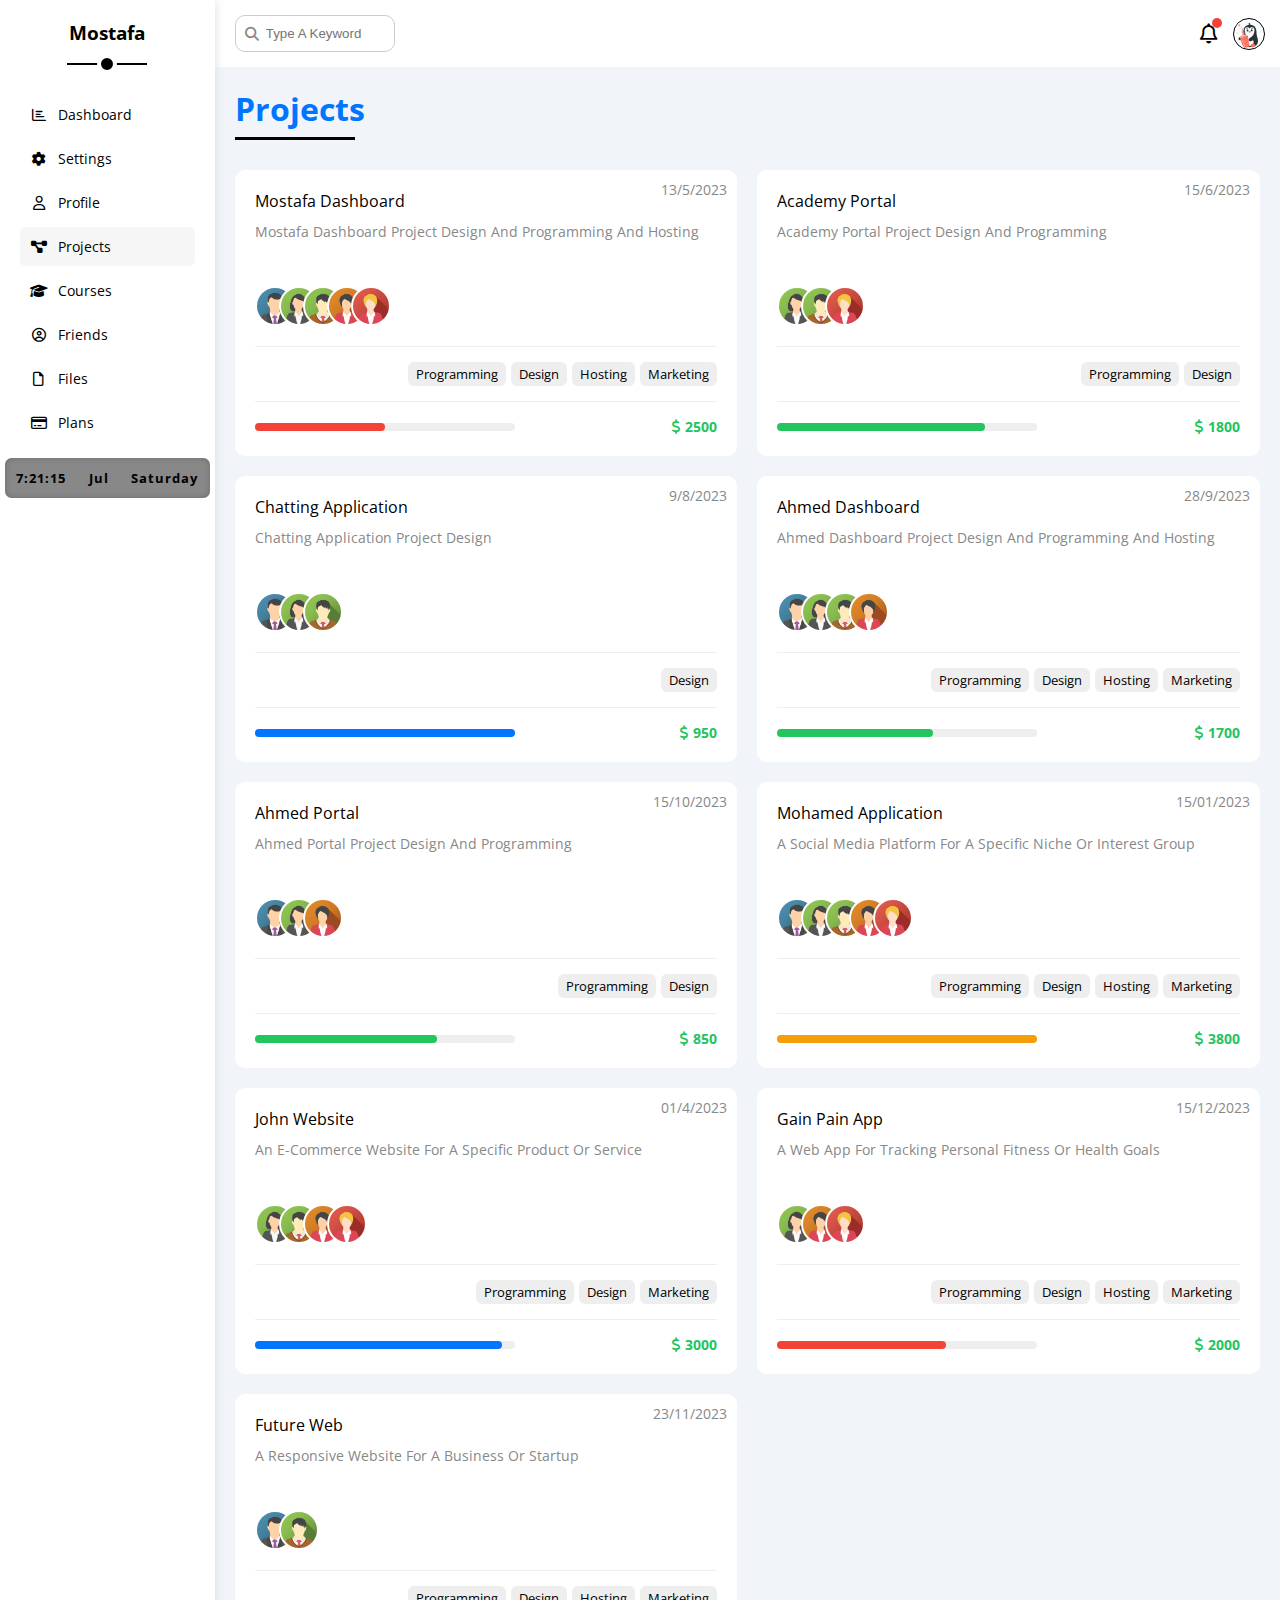
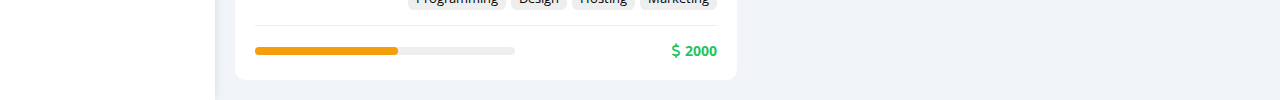
<file: projects.html>
<!DOCTYPE html>
<html lang="en">
    <head>
        <meta charset="UTF-8" />
        <meta http-equiv="X-UA-Compatible" content="IE=edge" />
        <meta name="viewport" content="width=device-width, initial-scale=1.0" />
        <meta name="color-scheme" content="light" id="meta" />
        <title>Projects</title>
        <link rel="stylesheet" href="css/all.min.css" />
        <link rel="stylesheet" href="css/framework.css" />
        <link rel="stylesheet" href="css/master.css" />
        <link rel="preconnect" href="https://fonts.googleapis.com" />
        <link rel="preconnect" href="https://fonts.gstatic.com" crossorigin />
        <link
            href="https://fonts.googleapis.com/css2?family=Open+Sans:wght@300;500&display=swap"
            rel="stylesheet"
        />
    </head>
    <body>
        <div class="page d-flex">
            <div class="sidebar bg-white p-20 p-relative">
                <h3 class="p-relative txt-c mt-0">Mostafa</h3>
                <ul>
                    <li>
                        <a
                            class="d-flex align-center fs-14 c-black rad-6 p-10"
                            href="index.html"
                        >
                            <i class="fa-regular fa-chart-bar fa-fw"></i>
                            <span>Dashboard</span>
                        </a>
                    </li>
                    <li>
                        <a
                            class="d-flex align-center fs-14 c-black rad-6 p-10"
                            href="settings.html"
                        >
                            <i class="fa-solid fa-gear fa-fw"></i>
                            <span>Settings</span>
                        </a>
                    </li>
                    <li>
                        <a
                            class="d-flex align-center fs-14 c-black rad-6 p-10"
                            href="profile.html"
                        >
                            <i class="fa-regular fa-user fa-fw"></i>
                            <span>Profile</span>
                        </a>
                    </li>
                    <li>
                        <a
                            class="active d-flex align-center fs-14 c-black rad-6 p-10"
                            href="projects.html"
                        >
                            <i class="fa-solid fa-diagram-project fa-fw"></i>
                            <span>Projects</span>
                        </a>
                    </li>
                    <li>
                        <a
                            class="d-flex align-center fs-14 c-black rad-6 p-10"
                            href="courses.html"
                        >
                            <i class="fa-solid fa-graduation-cap fa-fw"></i>
                            <span>Courses</span>
                        </a>
                    </li>
                    <li>
                        <a
                            class="d-flex align-center fs-14 c-black rad-6 p-10"
                            href="friends.html"
                        >
                            <i class="fa-regular fa-circle-user fa-fw"></i>
                            <span>Friends</span>
                        </a>
                    </li>
                    <li>
                        <a
                            class="d-flex align-center fs-14 c-black rad-6 p-10"
                            href="files.html"
                        >
                            <i class="fa-regular fa-file fa-fw"></i>
                            <span>Files</span>
                        </a>
                    </li>
                    <li>
                        <a
                            class="d-flex align-center fs-14 c-black rad-6 p-10"
                            href="plans.html"
                        >
                            <i class="fa-regular fa-credit-card fa-fw"></i>
                            <span>Plans</span>
                        </a>
                    </li>
                </ul>
            </div>
            <div class="content w-full">
                <!-- start head-->
                <div class="head bg-white p-15 between-flex">
                    <div class="menu">
                        <div class="bar1"></div>
                        <div class="bar2"></div>
                        <div class="bar3"></div>
                    </div>
                    <div class="search p-relative">
                        <i class="fa fa-search" onclick="search()"></i>
                        <input
                            class="p-10"
                            type="search"
                            placeholder="Type A Keyword"
                        />
                    </div>
                    <div class="icons d-flex align-center">
                        <span class="notification p-relative">
                            <i class="fa-regular fa-bell fa-lg"></i>
                        </span>
                        <img
                            loading="lazy"
                            src="imgs/slush-avatar.svg"
                            alt=""
                        />
                    </div>
                </div>
                <!-- end head-->
                <h1 class="p-relative">Projects</h1>
                <div class="project-page d-grid gap-20 m-20">
                    <div class="project bg-white rad-10 p-20">
                        <div class="top mb-25 pb-20 p-relative">
                            <h4 class="m-0">Mostafa Dashboard</h4>
                            <p class="m-0 mt-10 c-grey fs-14">
                                Mostafa Dashboard Project Design And Programming
                                And Hosting
                            </p>
                            <span class="p-absolute c-grey fs-14"
                                >13/5/2023</span
                            >
                        </div>
                        <div class="images mb-15">
                            <img loading="lazy" src="imgs/team-01.png" alt="" />
                            <img loading="lazy" src="imgs/team-02.png" alt="" />
                            <img loading="lazy" src="imgs/team-03.png" alt="" />
                            <img loading="lazy" src="imgs/team-04.png" alt="" />
                            <img loading="lazy" src="imgs/team-05.png" alt="" />
                        </div>
                        <div class="do mb-15 d-flex pt-15 pb-15">
                            <span class="rad-6 fs-13 bg-eee">Programming</span>
                            <span class="rad-6 fs-13 bg-eee">Design</span>
                            <span class="rad-6 fs-13 bg-eee">Hosting</span>
                            <span class="rad-6 fs-13 bg-eee">Marketing</span>
                        </div>
                        <div class="info between-flex">
                            <div class="prog bg-eee">
                                <span class="bg-red" style="width: 50%"></span>
                            </div>
                            <span class="c-green fw-bold fs-14"
                                ><i class="fa-solid fa-dollar-sign"></i>
                                2500</span
                            >
                        </div>
                    </div>
                    <div class="project bg-white rad-10 p-20">
                        <div class="top mb-25 pb-20 p-relative">
                            <h4 class="m-0">Academy Portal</h4>
                            <p class="m-0 mt-10 c-grey fs-14">
                                Academy Portal Project Design And Programming
                            </p>
                            <span class="p-absolute c-grey fs-14"
                                >15/6/2023</span
                            >
                        </div>
                        <div class="images mb-15">
                            <img loading="lazy" src="imgs/team-02.png" alt="" />
                            <img loading="lazy" src="imgs/team-03.png" alt="" />
                            <img loading="lazy" src="imgs/team-05.png" alt="" />
                        </div>
                        <div class="do mb-15 d-flex pt-15 pb-15">
                            <span class="rad-6 fs-13 bg-eee">Programming</span>
                            <span class="rad-6 fs-13 bg-eee">Design</span>
                        </div>
                        <div class="info between-flex">
                            <div class="prog bg-eee">
                                <span
                                    class="bg-green"
                                    style="width: 80%"
                                ></span>
                            </div>
                            <span class="c-green fw-bold fs-14"
                                ><i class="fa-solid fa-dollar-sign"></i>
                                1800</span
                            >
                        </div>
                    </div>
                    <div class="project bg-white rad-10 p-20">
                        <div class="top mb-25 pb-20 p-relative">
                            <h4 class="m-0">Chatting Application</h4>
                            <p class="m-0 mt-10 c-grey fs-14">
                                Chatting Application Project Design
                            </p>
                            <span class="p-absolute c-grey fs-14"
                                >9/8/2023</span
                            >
                        </div>
                        <div class="images mb-15">
                            <img loading="lazy" src="imgs/team-01.png" alt="" />
                            <img loading="lazy" src="imgs/team-02.png" alt="" />
                            <img loading="lazy" src="imgs/team-03.png" alt="" />
                        </div>
                        <div class="do mb-15 d-flex pt-15 pb-15">
                            <span class="rad-6 fs-13 bg-eee">Design</span>
                        </div>
                        <div class="info between-flex">
                            <div class="prog bg-eee">
                                <span
                                    class="bg-blue"
                                    style="width: 100%"
                                ></span>
                            </div>
                            <span class="c-green fw-bold fs-14"
                                ><i class="fa-solid fa-dollar-sign"></i>
                                950</span
                            >
                        </div>
                    </div>
                    <div class="project bg-white rad-10 p-20">
                        <div class="top mb-25 pb-20 p-relative">
                            <h4 class="m-0">Ahmed Dashboard</h4>
                            <p class="m-0 mt-10 c-grey fs-14">
                                Ahmed Dashboard Project Design And Programming
                                And Hosting
                            </p>
                            <span class="p-absolute c-grey fs-14"
                                >28/9/2023</span
                            >
                        </div>
                        <div class="images mb-15">
                            <img loading="lazy" src="imgs/team-01.png" alt="" />
                            <img loading="lazy" src="imgs/team-02.png" alt="" />
                            <img loading="lazy" src="imgs/team-03.png" alt="" />
                            <img loading="lazy" src="imgs/team-04.png" alt="" />
                        </div>
                        <div class="do mb-15 d-flex pt-15 pb-15">
                            <span class="rad-6 fs-13 bg-eee">Programming</span>
                            <span class="rad-6 fs-13 bg-eee">Design</span>
                            <span class="rad-6 fs-13 bg-eee">Hosting</span>
                            <span class="rad-6 fs-13 bg-eee">Marketing</span>
                        </div>
                        <div class="info between-flex">
                            <div class="prog bg-eee">
                                <span
                                    class="bg-green"
                                    style="width: 60%"
                                ></span>
                            </div>
                            <span class="c-green fw-bold fs-14"
                                ><i class="fa-solid fa-dollar-sign"></i>
                                1700</span
                            >
                        </div>
                    </div>
                    <div class="project bg-white rad-10 p-20">
                        <div class="top mb-25 pb-20 p-relative">
                            <h4 class="m-0">Ahmed Portal</h4>
                            <p class="m-0 mt-10 c-grey fs-14">
                                Ahmed Portal Project Design And Programming
                            </p>
                            <span class="p-absolute c-grey fs-14"
                                >15/10/2023</span
                            >
                        </div>
                        <div class="images mb-15">
                            <img loading="lazy" src="imgs/team-01.png" alt="" />
                            <img loading="lazy" src="imgs/team-02.png" alt="" />
                            <img loading="lazy" src="imgs/team-04.png" alt="" />
                        </div>
                        <div class="do mb-15 d-flex pt-15 pb-15">
                            <span class="rad-6 fs-13 bg-eee">Programming</span>
                            <span class="rad-6 fs-13 bg-eee">Design</span>
                        </div>
                        <div class="info between-flex">
                            <div class="prog bg-eee">
                                <span
                                    class="bg-green"
                                    style="width: 70%"
                                ></span>
                            </div>
                            <span class="c-green fw-bold fs-14"
                                ><i class="fa-solid fa-dollar-sign"></i>
                                850</span
                            >
                        </div>
                    </div>
                    <div class="project bg-white rad-10 p-20">
                        <div class="top mb-25 pb-20 p-relative">
                            <h4 class="m-0">Mohamed Application</h4>
                            <p class="m-0 mt-10 c-grey fs-14">
                                A Social Media Platform For A Specific Niche Or
                                Interest Group
                            </p>
                            <span class="p-absolute c-grey fs-14"
                                >15/01/2023</span
                            >
                        </div>
                        <div class="images mb-15">
                            <img loading="lazy" src="imgs/team-01.png" alt="" />
                            <img loading="lazy" src="imgs/team-02.png" alt="" />
                            <img loading="lazy" src="imgs/team-03.png" alt="" />
                            <img loading="lazy" src="imgs/team-04.png" alt="" />
                            <img loading="lazy" src="imgs/team-05.png" alt="" />
                        </div>
                        <div class="do mb-15 d-flex pt-15 pb-15">
                            <span class="rad-6 fs-13 bg-eee">Programming</span>
                            <span class="rad-6 fs-13 bg-eee">Design</span>
                            <span class="rad-6 fs-13 bg-eee">Hosting</span>
                            <span class="rad-6 fs-13 bg-eee">Marketing</span>
                        </div>
                        <div class="info between-flex">
                            <div class="prog bg-eee">
                                <span
                                    class="bg-orange"
                                    style="width: 100%"
                                ></span>
                            </div>
                            <span class="c-green fw-bold fs-14"
                                ><i class="fa-solid fa-dollar-sign"></i>
                                3800</span
                            >
                        </div>
                    </div>
                    <div class="project bg-white rad-10 p-20">
                        <div class="top mb-25 pb-20 p-relative">
                            <h4 class="m-0">John Website</h4>
                            <p class="m-0 mt-10 c-grey fs-14">
                                An E-Commerce Website For A Specific Product Or
                                Service
                            </p>
                            <span class="p-absolute c-grey fs-14"
                                >01/4/2023</span
                            >
                        </div>
                        <div class="images mb-15">
                            <img loading="lazy" src="imgs/team-02.png" alt="" />
                            <img loading="lazy" src="imgs/team-03.png" alt="" />
                            <img loading="lazy" src="imgs/team-04.png" alt="" />
                            <img loading="lazy" src="imgs/team-05.png" alt="" />
                        </div>
                        <div class="do mb-15 d-flex pt-15 pb-15">
                            <span class="rad-6 fs-13 bg-eee">Programming</span>
                            <span class="rad-6 fs-13 bg-eee">Design</span>
                            <span class="rad-6 fs-13 bg-eee">Marketing</span>
                        </div>
                        <div class="info between-flex">
                            <div class="prog bg-eee">
                                <span class="bg-blue" style="width: 95%"></span>
                            </div>
                            <span class="c-green fw-bold fs-14"
                                ><i class="fa-solid fa-dollar-sign"></i>
                                3000</span
                            >
                        </div>
                    </div>
                    <div class="project bg-white rad-10 p-20">
                        <div class="top mb-25 pb-20 p-relative">
                            <h4 class="m-0">Gain Pain App</h4>
                            <p class="m-0 mt-10 c-grey fs-14">
                                A Web App For Tracking Personal Fitness Or
                                Health Goals
                            </p>
                            <span class="p-absolute c-grey fs-14"
                                >15/12/2023</span
                            >
                        </div>
                        <div class="images mb-15">
                            <img loading="lazy" src="imgs/team-02.png" alt="" />
                            <img loading="lazy" src="imgs/team-04.png" alt="" />
                            <img loading="lazy" src="imgs/team-05.png" alt="" />
                        </div>
                        <div class="do mb-15 d-flex pt-15 pb-15">
                            <span class="rad-6 fs-13 bg-eee">Programming</span>
                            <span class="rad-6 fs-13 bg-eee">Design</span>
                            <span class="rad-6 fs-13 bg-eee">Hosting</span>
                            <span class="rad-6 fs-13 bg-eee">Marketing</span>
                        </div>
                        <div class="info between-flex">
                            <div class="prog bg-eee">
                                <span class="bg-red" style="width: 65%"></span>
                            </div>
                            <span class="c-green fw-bold fs-14"
                                ><i class="fa-solid fa-dollar-sign"></i>
                                2000</span
                            >
                        </div>
                    </div>
                    <div class="project bg-white rad-10 p-20">
                        <div class="top mb-25 pb-20 p-relative">
                            <h4 class="m-0">Future Web</h4>
                            <p class="m-0 mt-10 c-grey fs-14">
                                A Responsive Website For A Business Or Startup
                            </p>
                            <span class="p-absolute c-grey fs-14"
                                >23/11/2023</span
                            >
                        </div>
                        <div class="images mb-15">
                            <img loading="lazy" src="imgs/team-01.png" alt="" />
                            <img loading="lazy" src="imgs/team-03.png" alt="" />
                        </div>
                        <div class="do mb-15 d-flex pt-15 pb-15">
                            <span class="rad-6 fs-13 bg-eee">Programming</span>
                            <span class="rad-6 fs-13 bg-eee">Design</span>
                            <span class="rad-6 fs-13 bg-eee">Hosting</span>
                            <span class="rad-6 fs-13 bg-eee">Marketing</span>
                        </div>
                        <div class="info between-flex">
                            <div class="prog bg-eee">
                                <span
                                    class="bg-orange"
                                    style="width: 55%"
                                ></span>
                            </div>
                            <span class="c-green fw-bold fs-14"
                                ><i class="fa-solid fa-dollar-sign"></i>
                                2000</span
                            >
                        </div>
                    </div>
                </div>
            </div>
        </div>
        <div class="parent">
            <span id="preloader"></span>
        </div>
        <script src="main.js"></script>
    </body>
</html>
</file>
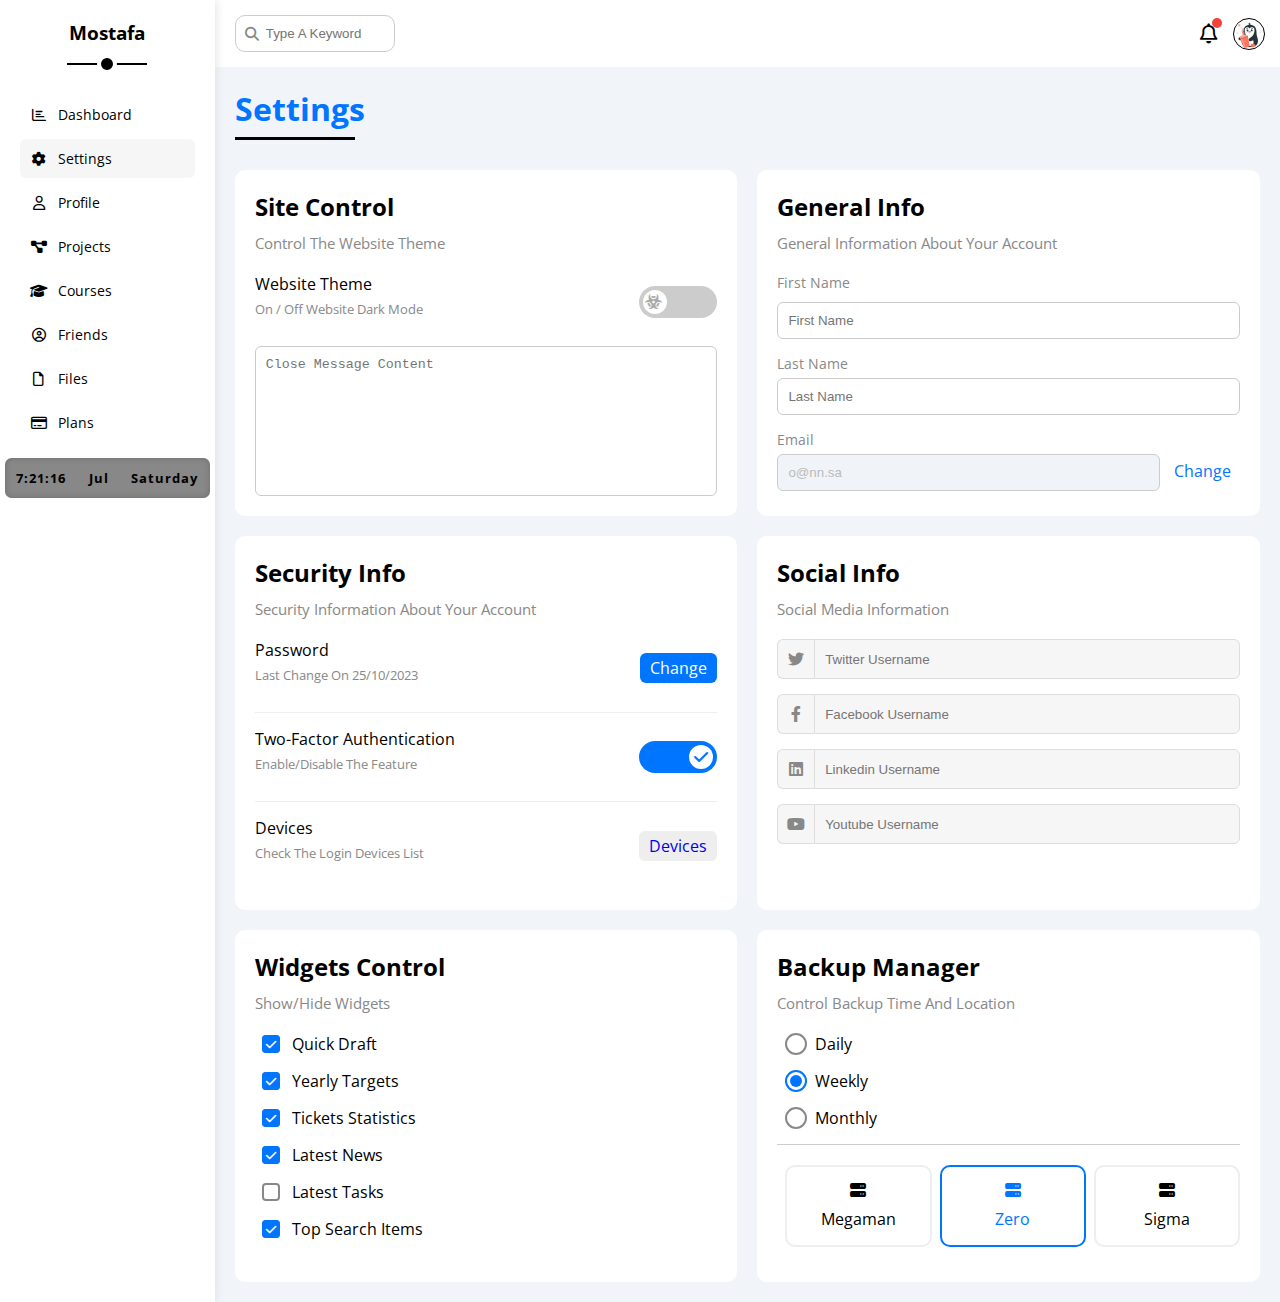
<file: settings.html>
<!DOCTYPE html>
<html lang="en">
    <head>
        <meta charset="UTF-8" />
        <meta http-equiv="X-UA-Compatible" content="IE=edge" />
        <meta name="viewport" content="width=device-width, initial-scale=1.0" />
        <meta name="color-scheme" content="light" id="meta" />

        <title>Settings</title>
        <link rel="stylesheet" href="css/all.min.css" />
        <link rel="stylesheet" href="css/framework.css" />
        <link rel="stylesheet" href="css/master.css" />
        <link rel="preconnect" href="https://fonts.googleapis.com" />
        <link rel="preconnect" href="https://fonts.gstatic.com" crossorigin />
        <link
            href="https://fonts.googleapis.com/css2?family=Open+Sans:wght@300;500&display=swap"
            rel="stylesheet"
        />
    </head>
    <body>
        <div class="page d-flex">
            <div class="sidebar bg-white p-20 p-relative">
                <h3 class="p-relative txt-c mt-0">Mostafa</h3>
                <ul>
                    <li>
                        <a
                            class="d-flex align-center fs-14 c-black rad-6 p-10"
                            href="index.html"
                        >
                            <i class="fa-regular fa-chart-bar fa-fw"></i>
                            <span>Dashboard</span>
                        </a>
                    </li>
                    <li>
                        <a
                            class="active d-flex align-center fs-14 c-black rad-6 p-10"
                            href="settings.html"
                        >
                            <i class="fa-solid fa-gear fa-fw"></i>
                            <span>Settings</span>
                        </a>
                    </li>
                    <li>
                        <a
                            class="d-flex align-center fs-14 c-black rad-6 p-10"
                            href="profile.html"
                        >
                            <i class="fa-regular fa-user fa-fw"></i>
                            <span>Profile</span>
                        </a>
                    </li>
                    <li>
                        <a
                            class="d-flex align-center fs-14 c-black rad-6 p-10"
                            href="projects.html"
                        >
                            <i class="fa-solid fa-diagram-project fa-fw"></i>
                            <span>Projects</span>
                        </a>
                    </li>
                    <li>
                        <a
                            class="d-flex align-center fs-14 c-black rad-6 p-10"
                            href="courses.html"
                        >
                            <i class="fa-solid fa-graduation-cap fa-fw"></i>
                            <span>Courses</span>
                        </a>
                    </li>
                    <li>
                        <a
                            class="d-flex align-center fs-14 c-black rad-6 p-10"
                            href="friends.html"
                        >
                            <i class="fa-regular fa-circle-user fa-fw"></i>
                            <span>Friends</span>
                        </a>
                    </li>
                    <li>
                        <a
                            class="d-flex align-center fs-14 c-black rad-6 p-10"
                            href="files.html"
                        >
                            <i class="fa-regular fa-file fa-fw"></i>
                            <span>Files</span>
                        </a>
                    </li>
                    <li>
                        <a
                            class="d-flex align-center fs-14 c-black rad-6 p-10"
                            href="plans.html"
                        >
                            <i class="fa-regular fa-credit-card fa-fw"></i>
                            <span>Plans</span>
                        </a>
                    </li>
                </ul>
            </div>
            <div class="content w-full">
                <!-- start head-->
                <div class="head bg-white p-15 between-flex">
                    <div class="menu">
                        <div class="bar1"></div>
                        <div class="bar2"></div>
                        <div class="bar3"></div>
                    </div>
                    <div class="search p-relative">
                        <i class="fa fa-search" onclick="search()"></i>
                        <input
                            class="p-10"
                            type="search"
                            placeholder="Type A Keyword"
                        />
                    </div>
                    <div class="icons d-flex align-center">
                        <span class="notification p-relative">
                            <i class="fa-regular fa-bell fa-lg"></i>
                        </span>
                        <img
                            loading="lazy"
                            src="imgs/slush-avatar.svg"
                            alt=""
                        />
                    </div>
                </div>
                <!-- end head-->
                <h1 class="p-relative">Settings</h1>
                <div class="settings-page d-grid gap-20 m-20">
                    <!-- start settings -->
                    <div class="bg-white rad-10 p-20">
                        <h2 class="mt-0 mb-10">Site Control</h2>
                        <p class="c-grey mt-0 mb-20 fs-15">
                            Control The Website Theme
                        </p>
                        <div class="theme between-flex mb-15">
                            <div>
                                <span>Website Theme </span>
                                <p class="c-grey mt-5 fs-13">
                                    On / Off Website Dark Mode
                                </p>
                            </div>
                            <div>
                                <label>
                                    <input
                                        class="toggle-checkbox"
                                        type="checkbox"
                                    />
                                    <div class="toggle-switch"></div>
                                </label>
                            </div>
                        </div>
                        <textarea
                            class="close-message w-full p-10 d-block rad-6"
                            placeholder="Close Message Content"
                        ></textarea>
                    </div>
                    <!-- end settings -->
                    <!-- start general info -->
                    <div class="bg-white rad-10 p-20">
                        <h2 class="mt-0 mb-10">General Info</h2>
                        <p class="c-grey mt-0 mb-20 fs-15">
                            General Information About Your Account
                        </p>
                        <div class="mb-15">
                            <label
                                class="mb-10 c-grey d-block fs-14"
                                for="first-name"
                                >First Name</label
                            >
                            <input
                                class="w-full rad-6 p-10 border-ccc d-block"
                                id="first-name"
                                type="text"
                                placeholder="First Name"
                            />
                        </div>
                        <div class="mb-15">
                            <label
                                class="mb-5 c-grey d-block fs-14"
                                for="last-name"
                                >Last Name</label
                            >
                            <input
                                class="w-full rad-6 p-10 border-ccc d-block"
                                id="last-name"
                                type="text"
                                placeholder="Last Name"
                            />
                        </div>
                        <div>
                            <label class="mb-5 c-grey fs-14 d-block" for="email"
                                >Email</label
                            >
                            <input
                                class="email b-none border-ccc p-10 rad-6 w-full mr-10"
                                id="email"
                                type="email"
                                value="o@nn.sa"
                                disabled=""
                            />
                            <a class="c-blue" href="#">Change</a>
                        </div>
                    </div>
                    <!-- end general info -->
                    <!-- start security info -->
                    <div class="bg-white rad-10 p-20">
                        <h2 class="mt-0 mb-10">Security Info</h2>
                        <p class="c-grey mt-0 mb-20 fs-15">
                            Security Information About Your Account
                        </p>
                        <div class="sec-box between-flex mb-15 pb-15">
                            <div>
                                <span>Password </span>
                                <p class="c-grey mt-5 fs-13">
                                    Last Change On 25/10/2023
                                </p>
                            </div>
                            <a class="button btn-shape c-white bg-blue" href="#"
                                >Change</a
                            >
                        </div>
                        <div class="sec-box between-flex mb-15 pb-15">
                            <div>
                                <span>Two-Factor Authentication </span>
                                <p class="c-grey mt-5 fs-13">
                                    Enable/Disable The Feature
                                </p>
                            </div>
                            <div>
                                <label>
                                    <input
                                        class="toggle-checkbox"
                                        type="checkbox"
                                        checked
                                    />
                                    <div class="toggle-switch"></div>
                                </label>
                            </div>
                        </div>
                        <div class="sec-box between-flex pb-15">
                            <div>
                                <span>Devices </span>
                                <p class="c-grey mt-5 fs-13">
                                    Check The Login Devices List
                                </p>
                            </div>
                            <a class="btn-shape bg-eee" href="#">Devices</a>
                        </div>
                    </div>
                    <!-- end security info -->
                    <!-- start social info -->
                    <div class="bg-white rad-10 p-20">
                        <h2 class="mt-0 mb-10">Social Info</h2>
                        <p class="c-grey mt-0 mb-20 fs-15">
                            Social Media Information
                        </p>
                        <div class="social-box mb-15 d-flex align-center">
                            <i
                                class="fa-brands fa-twitter c-grey center-flex"
                            ></i>
                            <input
                                class="w-full"
                                type="text"
                                placeholder="Twitter Username"
                            />
                        </div>
                        <div class="social-box mb-15 d-flex align-center">
                            <i
                                class="fa-brands fa-facebook-f c-grey center-flex"
                            ></i>
                            <input
                                class="w-full"
                                type="text"
                                placeholder="Facebook Username"
                            />
                        </div>
                        <div class="social-box mb-15 d-flex align-center">
                            <i
                                class="fa-brands fa-linkedin c-grey center-flex"
                            ></i>
                            <input
                                class="w-full"
                                type="text"
                                placeholder="Linkedin Username"
                            />
                        </div>
                        <div class="social-box center-flex">
                            <i
                                class="fa-brands fa-youtube c-grey center-flex"
                            ></i>
                            <input
                                class="w-full"
                                type="text"
                                placeholder="Youtube Username"
                            />
                        </div>
                    </div>
                    <!-- end social info -->
                    <!-- start widgets control -->
                    <div class="widgets-control bg-white rad-10 p-20">
                        <h2 class="mt-0 mb-10">Widgets Control</h2>
                        <p class="c-grey mt-0 mb-20 fs-15">Show/Hide Widgets</p>
                        <div class="control mb-15 d-flex align-center">
                            <input
                                class="widget"
                                type="checkbox"
                                id="draft"
                                checked
                            />
                            <label for="draft">Quick Draft</label>
                        </div>
                        <div class="control mb-15 d-flex align-center">
                            <input
                                class="widget"
                                type="checkbox"
                                id="targets"
                                checked
                            />
                            <label for="targets">Yearly Targets </label>
                        </div>
                        <div class="control mb-15 d-flex align-center">
                            <input
                                class="widget"
                                type="checkbox"
                                id="tickets"
                                checked
                            />
                            <label for="tickets">Tickets Statistics</label>
                        </div>
                        <div class="control mb-15 d-flex align-center">
                            <input
                                class="widget"
                                type="checkbox"
                                id="news"
                                checked
                            />
                            <label for="news"> Latest News</label>
                        </div>
                        <div class="control mb-15 d-flex align-center">
                            <input class="widget" type="checkbox" id="tasks" />
                            <label for="tasks">Latest Tasks</label>
                        </div>
                        <div class="control mb-15 d-flex align-center">
                            <input
                                class="widget"
                                type="checkbox"
                                id="search"
                                checked
                            />
                            <label for="search">Top Search Items</label>
                        </div>
                    </div>
                    <!-- end widgets control -->
                    <!-- start backup -->
                    <div class="backup-control bg-white rad-10 p-20">
                        <h2 class="mt-0 mb-10">Backup Manager</h2>
                        <p class="c-grey mt-0 mb-20 fs-15">
                            Control Backup Time And Location
                        </p>
                        <div class="date mb-15 d-flex align-center">
                            <input type="radio" name="time" id="daily" />
                            <label for="daily">Daily</label>
                        </div>
                        <div class="date mb-15 d-flex align-center">
                            <input
                                type="radio"
                                name="time"
                                id="weekly"
                                checked
                            />
                            <label for="weekly">Weekly</label>
                        </div>
                        <div class="date mb-15 d-flex align-center">
                            <input type="radio" name="time" id="monthly" />
                            <label for="monthly">Monthly</label>
                        </div>
                        <div class="servers d-flex align-center txt-c">
                            <input type="radio" name="server" id="mega" />
                            <div class="server mb-15 w-full rad-10">
                                <label class="p-15 d-block" for="mega">
                                    <i
                                        class="fa-solid fa-server d-block mb-10"
                                    ></i>
                                    Megaman
                                </label>
                            </div>

                            <input
                                type="radio"
                                name="server"
                                id="zero"
                                checked
                            />
                            <div class="server mb-15 w-full rad-10">
                                <label class="p-15 d-block" for="zero">
                                    <i
                                        class="fa-solid fa-server d-block mb-10"
                                    ></i>
                                    Zero
                                </label>
                            </div>

                            <input type="radio" name="server" id="sigma" />
                            <div class="server mb-15 w-full rad-10">
                                <label class="p-15 d-block" for="sigma">
                                    <i
                                        class="fa-solid fa-server d-block mb-10"
                                    ></i>
                                    Sigma
                                </label>
                            </div>
                        </div>
                    </div>
                    <!-- end backup -->
                </div>
            </div>
        </div>
        <div class="parent">
            <span id="preloader"></span>
        </div>
        <script src="main.js"></script>
    </body>
</html>
</file>
<file: css/framework.css>
:root {
    /* Light mode colors */
    --main-color: #f1f5f9;
    --blue-color: #0075ff;
    --blue-alt-color: #0d69d5;
    --orange-color: #f59e0b;
    --green-color: #22c55e;
    --red-color: #f44336;
    --grey-color: #888;
    --white-color: white;
    --main-transition: 0.3s;

    /* Dark mode colors */
    --main-color-dark: #1a1a1a;
    --blue-color-dark: #3399ff;
    --blue-alt-color-dark: #1a73e8;
    --orange-color-dark: #ffa726;
    --green-color-dark: #66bb6a;
    --red-color-dark: #e53935;
    --grey-color-dark: #444;
    --white-color-dark: #2d2d2d;
}
/* start box */
.d-flex {
    display: flex;
}
.align-center {
    align-items: center;
}
.space-between {
    justify-content: space-between;
}
.f-wrap {
    flex-wrap: wrap;
}
.f-column {
    flex-direction: column;
}
.d-grid {
    display: grid;
}
.gap-20 {
    gap: 20px;
}
.d-block {
    display: block;
}
@media (max-width: 767px) {
    .block-mobile {
        display: block;
    }
    .hide-mobile {
        display: none;
    }
}
/* end box */
/* start padding and margin */
.p-10 {
    padding: 10px;
}
.p-15 {
    padding: 15px;
}
.p-20 {
    padding: 20px;
}
.pt-15 {
    padding-top: 15px;
}
.pt-20 {
    padding-top: 20px;
}
.pr-15 {
    padding-right: 15px;
}
.pb-10 {
    padding-bottom: 10px;
}
.pb-15 {
    padding-bottom: 15px;
}
.pb-20 {
    padding-bottom: 20px;
}
.pl-15 {
    padding-left: 15px;
}
.pl-20 {
    padding-left: 20px;
}
.m-0 {
    margin: 0;
}
.m-15 {
    margin: 15px;
}
.m-20 {
    margin: 20px;
}
.mt-0 {
    margin-top: 0;
}
.mt-5 {
    margin-top: 5px;
}
.mt-10 {
    margin-top: 10px;
}
.mt-15 {
    margin-top: 15px;
}
.mt-20 {
    margin-top: 20px;
}
.mt-25 {
    margin-top: 25px;
}
.mr-10 {
    margin-right: 10px;
}
.mr-15 {
    margin-right: 15px;
}
.mb-0 {
    margin-bottom: 0px;
}
.mb-5 {
    margin-bottom: 5px;
}
.mb-10 {
    margin-bottom: 10px;
}
.mb-15 {
    margin-bottom: 15px;
}
.mb-20 {
    margin-bottom: 20px;
}
.mb-25 {
    margin-bottom: 25px;
}
.ml-10 {
    margin-left: 10px;
}
/* end padding and margin */
/* start color */
.bg-white {
    background-color: var(--white-color);
}
.bg-eee {
    background-color: #eee;
}
.bg-blue {
    background-color: var(--blue-color);
}
.bg-green {
    background-color: var(--green-color);
}
.bg-orange {
    background-color: var(--orange-color);
}
.bg-red {
    background-color: var(--red-color);
}
.c-white {
    color: var(--white-color);
}
.c-black {
    color: black;
}
.c-grey {
    color: var(--grey-color);
}
.c-blue {
    color: var(--blue-color);
}
.c-green {
    color: var(--green-color);
}
.c-red {
    color: var(--red-color);
}
.c-orange {
    color: var(--orange-color);
}
/* end color */
/* position */
.p-relative {
    position: relative;
}
.p-absolute {
    position: absolute;
}
/* end position */
/* start font */
@media (max-width: 767px) {
    .txt-c-mobile {
        text-align: center;
    }
}
.txt-c {
    text-align: center;
}
.fw-bold {
    font-weight: bold;
}
.fs-13 {
    font-size: 13px;
}
.fs-14 {
    font-size: 14px;
}
.fs-15 {
    font-size: 15px;
}
.fs-25 {
    font-size: 25px;
}
/* end font */
/* border */
.b-none {
    border: none;
}
.border-ccc {
    border: 1px solid #ccc;
}
.border-eee {
    border: 1px solid #eee;
}
.rad-6 {
    border-radius: 6px;
}
.rad-10 {
    border-radius: 10px;
}
.rad-half {
    border-radius: 50%;
}
/* border */
.w-full {
    width: 100%;
}
.w-fit {
    width: fit-content;
}
.h-full {
    height: 100%;
}
/* start components */
.center-flex {
    display: flex;
    align-items: center;
    justify-content: center;
}
.between-flex {
    display: flex;
    align-items: center;
    justify-content: space-between;
}
.btn-shape {
    border-radius: 6px;
    padding: 4px 10px;
}
/* end components */
</file>
<file: css/master.css>
* {
    -webkit-box-sizing: border-box;
    box-sizing: border-box;
}
:root {
    /* Light mode colors */
    --main-color: #f1f5f9;
    --blue-color: #0075ff;
    --blue-alt-color: #0d69d5;
    --orange-color: #f59e0b;
    --green-color: #22c55e;
    --red-color: #f44336;
    --grey-color: #888;
    --white-color: white;
    --main-transition: 0.3s;

    /* Dark mode colors */
    --main-color-dark: #1a1a1a;
    --blue-color-dark: #3399ff;
    --blue-alt-color-dark: #1a73e8;
    --orange-color-dark: #ffa726;
    --green-color-dark: #66bb6a;
    --red-color-dark: #e53935;
    --grey-color-dark: #444;
    --white-color-dark: #2d2d2d;
}
html {
    scroll-behavior: smooth;
}
body {
    font-family: "Open Sans", sans-serif;
    margin: 0;
}
* {
    -webkit-user-select: none;
    user-select: none;
}
*:focus {
    outline: none;
}
a {
    text-decoration: none;
}
ul {
    list-style: none;
    padding: 0;
}
::-webkit-scrollbar {
    width: 15px;
}
::-webkit-scrollbar-track {
    background-color: var(--white-color);
}
::-webkit-scrollbar-thumb {
    background-color: var(--blue-color);
}
::-webkit-scrollbar-thumb:hover {
    background-color: var(--blue-alt-color);
}
.page {
    background-color: var(--main-color);
    min-height: 100vh;
}
/* start sidebar */
.sidebar {
    width: 250px;
    box-shadow: 0 0 10px #ddd;
    transition: var(--main-transition);
}
.dark .sidebar {
    box-shadow: none;
    backdrop-filter: blur(10px);
}
.sidebar.open-side {
    transform: translateX(0);
    width: 200px;
}
.sidebar > h3 {
    margin-bottom: 50px;
}
@media (min-width: 767px) {
    .sidebar {
        z-index: 777;
    }
    .sidebar > h3::before,
    .sidebar > h3::after {
        content: "";
        position: absolute;
        background-color: black;
        left: 50%;
        transform: translateX(-50%);
    }
    .sidebar > h3::before {
        width: 80px;
        height: 2px;
        bottom: -20px;
    }
    .sidebar > h3::after {
        bottom: -29px;
        width: 12px;
        height: 12px;
        border-radius: 50%;
        border: 4px solid white;
    }
}
.sidebar ul li a {
    transition: var(--main-transition);
    margin-bottom: 5px;
}
.sidebar ul li a:hover,
.sidebar ul li a.active {
    background-color: #f6f6f6;
}
.sidebar ul li a span {
    font-size: 14px;
    margin-left: 10px;
}
@media (max-width: 767px) {
    .sidebar {
        padding: 10px;
        background-color: white;
        position: absolute;
        z-index: 333;
        height: 100%;
        top: 67px;
        transform: translateX(-100%);
    }
    .sidebar > h3 {
        font-size: 13px;
        margin-bottom: 15px;
    }
    /* .sidebar ul li a span {
        display: none;
    } */
}
/* end sidebar */
/* content */
.content {
    overflow: hidden;
}
/* start head */
.head {
    position: relative;
    z-index: 444;
}
.head .search i {
    position: absolute;
    top: 50%;
    transform: translateY(-50%);
    left: 15px;
    font-size: 14px;
    color: var(--grey-color);
    cursor: pointer;
}
.head .search input {
    border: 1px solid #ccc;
    border-radius: 10px;
    width: 160px;
    margin-left: 5px;
    padding-left: 30px;
    transition: var(--main-transition);
}
.head .search input:focus {
    outline: 2px solid #ddd;
    width: 200px;
}
.head .search input::placeholder {
    opacity: 1;
    transition: var(--main-transition);
}
.head .search input:focus::placeholder {
    opacity: 0;
}
.head .icons .notification::before {
    display: block;
    content: "";
    position: absolute;
    background-color: var(--red-color);
    width: 10px;
    height: 10px;
    border-radius: 50%;
    right: -4px;
    top: -5px;
    animation: blink 1s ease-in-out infinite;
    opacity: 1;
}
@keyframes blink {
    50% {
        opacity: 0.3;
    }
    100% {
        opacity: 1;
    }
}
.head .icons .notification.clicked::before {
    display: none;
}
.head .icons .notification {
    cursor: pointer;
}
.notification-div {
    position: fixed;
    width: 700px;
    top: -60%;
    background-color: var(--white-color);
    box-shadow: 0 0 10px #ddd;
    z-index: 9888;
    right: 50%;
    transform: translateX(50%);
    transition: 0.5s;
    border-radius: 0 0 10px 10px;
    height: 170px;
}

.notification-div .notification-content {
    font-size: 13px;
    display: flex;
    align-items: center;
    justify-content: center;
    color: #888;
    padding: 20px;
}
@media (max-width: 767px) {
    .notification-div {
        width: 90%;
    }
}
.notification-div > h3 {
    margin: 20px auto;
    width: fit-content;
}
.notification-div .notification-content span {
    border-bottom: 1px solid #eee;
}
.notification-div.active {
    top: 0;
}
.notification-div .close {
    position: absolute;
    bottom: 13px;
    right: 13px;
    text-align: center;
    padding: 7px 22px;
    border-radius: 10px;
    cursor: pointer;
    font-size: 14px;
}

.head .icons img {
    width: 32px;
    height: 32px;
    margin-left: 15px;
    border: 1px solid;
    border-radius: 50%;
}
.page h1 {
    margin: 20px 20px 40px;
    transition: var(--main-transition) 0.5s;
}
.page h1.hover {
    color: var(--blue-color);
}
.dark .page h1 {
    transition: color var(--main-transition);
    transition-delay: 0.4s;
}
.page h1::before,
.page h1::after {
    content: "";
    height: 3px;
    position: absolute;
    bottom: -10px;
    left: 0;
}
.page h1::before {
    width: 120px;
    background-color: var(--white-color);
}
.page h1::after {
    width: 40px;
    background-color: black;
    transition: 1s;
    transition-timing-function: linear;
}
.dark .page h1::after {
    background-color: white;
}
.dark .page h1::after {
    transition: width 1s;
    transition-delay: 1s;
}
.dark .page h1::after {
    background-color: white;
}
.page h1.hover::after {
    width: 120px;
}
.page .wrapper {
    grid-template-columns: repeat(auto-fill, minmax(450px, 1fr));
    margin-left: 20px;
    margin-right: 20px;
}
@media (max-width: 767px) {
    .page .wrapper {
        grid-template-columns: minmax(200px, 1fr);
        margin-left: 10px;
        margin-right: 10px;
        gap: 10px;
    }
}
/* content */
/* start welcome */
.welcome {
    overflow: hidden;
}
.welcome .intro img {
    width: 200px;
    margin-bottom: -10px;
}
.welcome .avatar {
    width: 64px;
    border: 2px solid var(--white-color);
    border-radius: 50%;
    padding: 2px;
    box-shadow: 0 0 5px #ddd;
    margin-left: 20px;
    margin-top: -32px;
}
.welcome .body {
    border-top: 1px solid #eee;
    border-bottom: 1px solid #eee;
}
.welcome .body > div {
    flex: 1;
}
.welcome .visit {
    margin: 0 15px 15px auto;
    transition: var(--main-transition);
}
.welcome .visit:hover {
    background-color: var(--blue-alt-color);
}
@media (max-width: 767px) {
    .welcome .intro {
        padding-bottom: 30px;
    }
    .welcome .avatar {
        margin-left: 0;
    }
    .welcome .body > div:not(:last-child) {
        margin-bottom: 20px;
    }
}
/* end welcome */
/* quick draft */

.quick-draft form textarea {
    resize: none;
    min-height: 170px;
}
.quick-draft form input[type="submit"] {
    transition: var(--main-transition);
    margin-left: auto;
    cursor: pointer;
}
.quick-draft form input[type="submit"]:hover {
    background-color: var(--blue-alt-color);
}
/* quick draft */
/* start target */
.target .target-row .icon {
    width: 80px;
    height: 80px;
    margin-right: 15px;
}
.blue .icon,
.blue .progress {
    background-color: rgb(0 117 255 / 20%);
}
.orange .icon,
.orange .progress {
    background-color: rgb(245 158 11 / 20%);
}
.green .icon,
.green .progress {
    background-color: rgb(34 197 94 / 20%);
}
.target .target-row .details {
    flex: 1;
}
.target .target-row .details .progress {
    height: 4px;
}
.target .target-row .details .progress > span {
    position: absolute;
    left: 0;
    top: 0;
    height: 100%;
}
.target .target-row .details .progress > span span {
    position: absolute;
    bottom: 16px;
    right: -16px;
    color: var(--white-color);
    padding: 2px 5px;
    border-radius: 6px;
    font-size: 13px;
}
.target .target-row .details .progress > span span::after {
    content: "";
    position: absolute;
    border: 5px solid;
    border-color: red transparent transparent;
    bottom: -10px;
    left: 50%;
    transform: translateX(-50%);
}
.target .target-row .details .progress .blue span::after {
    border-top-color: var(--blue-color);
}
.target .target-row .details .progress .orange span::after {
    border-top-color: var(--orange-color);
}
.target .target-row .details .progress .green span::after {
    border-top-color: var(--green-color);
}
/* end target */
/* start tickets */
.tickets .box {
    border: 1px solid #ccc;
    width: calc(50% - 10px);
    overflow: hidden;
    transition: 1.5s;
}
@media (max-width: 767px) {
    .tickets .box {
        width: 100%;
    }
}
.tickets .box:hover {
    border-color: transparent;
}
.tickets .box::before,
.tickets .box::after {
    content: "";
    position: absolute;
    top: -5px;
    width: 2px;
    height: 2px;
    transition: 0.5s;
}
.tickets .box::before,
.tickets .box .bfr {
    left: -5px;
}
.tickets .box::after,
.tickets .box .aftr {
    right: -5px;
}
.tickets .box .bfr,
.tickets .box .aftr {
    position: absolute;
    bottom: -5px;
    width: 2px;
    height: 2px;
    transition: 0.5s;
}
.tickets .box:hover::before,
.tickets .box:hover::after,
.tickets .box:hover .bfr,
.tickets .box:hover .aftr {
    width: 101%;
    height: 101%;
}
.tickets .box:hover::before,
.tickets .box:hover .bfr {
    left: 50%;
    top: 50%;
    transform: translate(-50%, -50%);
}
.tickets .box:hover::after,
.tickets .box:hover .aftr {
    right: 50%;
    top: 50%;
    transform: translate(50%, -50%);
}
.tickets .blue::before,
.tickets .blue::after,
.tickets .blue .bfr,
.tickets .blue .aftr {
    background-color: rgb(0 117 255 / 20%);
}
.tickets .orange::before,
.tickets .orange::after,
.tickets .orange .bfr,
.tickets .orange .aftr {
    background-color: rgb(245 158 11 / 20%);
}
.tickets .green::before,
.tickets .green::after,
.tickets .green .bfr,
.tickets .green .aftr {
    background-color: rgb(34 197 94 / 20%);
}
.tickets .red::before,
.tickets .red::after,
.tickets .red .bfr,
.tickets .red .aftr {
    background-color: rgb(244 67 54 / 20%);
}
.tickets .box i,
.tickets .box span:nth-of-type(2) ~ span {
    position: relative;
    z-index: 99;
}
/* end tickets */
/* start news */
.latest-news .news-row:not(:last-of-type) {
    padding-bottom: 20px;
    margin-bottom: 20px;
    border-bottom: 1px solid #eee;
}
@media (max-width: 767px) {
    .latest-news .news-row {
        display: block;
    }
}
.latest-news .news-row img {
    width: 100px;
    height: 100%;
    border-radius: 6px;
    margin-right: 15px;
}
@media (max-width: 767px) {
    .latest-news .news-row img {
        width: 80%;
        margin-right: 5px;
    }
}
.latest-news .news-row .info {
    flex-grow: 1;
}
.latest-news .news-row .info h3 {
    font-size: 16px;
    margin: 0 0 6px;
}
.latest-news .news-row .label {
    width: fit-content;
    margin: 10px 10px 10px auto;
}
/* end news */
/* tasks */
.tasks .task-row:not(:last-of-type) {
    padding-bottom: 15px;
    margin-bottom: 15px;
    border-bottom: 1px solid #eee;
}
.tasks .task-row .delete {
    cursor: pointer;
    transition: var(--main-transition);
}
.tasks .task-row .delete:hover {
    animation: light 1.5s linear infinite;
}
.tasks .done h3,
.tasks .done p {
    opacity: 0.3;
    text-decoration: line-through;
}
.tasks .done i {
    animation: light 1.5s linear infinite;
}
.tasks .done .delete:hover {
    animation-play-state: paused;
}
/* tasks */
/* start uploads */
.uploads ul li:not(:last-of-type) {
    border-bottom: 1px solid #eee;
}
.uploads ul li > div img {
    width: 40px;
    height: 40px;
}
/* end uploads */
/* start last projects */
.last-project ul::before {
    content: "";
    position: absolute;
    left: 11px;
    width: 2px;
    height: 100%;
    background-color: var(--blue-color);
}
.last-project ul li::before {
    content: "";
    width: 20px;
    height: 20px;
    border-radius: 50%;
    background-color: var(--white-color);
    border: 2px solid var(--white-color);
    outline: 2px solid var(--blue-color);
    margin-right: 15px;
    z-index: 1;
}
.last-project ul li.done::before {
    background-color: var(--blue-color);
}
.last-project ul li.current::before {
    animation: change-color 0.8s infinite alternate;
}
.last-project .launch-icon {
    width: 160px;
    right: 0;
    bottom: 0;
    opacity: 0.2;
}
/* end last projects */
/* start reminders */
.reminders .key {
    width: 15px;
    height: 15px;
}
.reminders .blue {
    border-left: 2px solid var(--blue-color);
}
.reminders .green {
    border-left: 2px solid var(--green-color);
}
.reminders .orange {
    border-left: 2px solid var(--orange-color);
}
.reminders .red {
    border-left: 2px solid var(--red-color);
}
/* end reminders */
/* start posts */
.latest-post .top img {
    width: 48px;
    height: 48px;
}
.latest-post .post-content {
    text-transform: capitalize;
    line-height: 1.8;
    border-top: 1px solid #eee;
    border-bottom: 1px solid #eee;
    min-height: 140px;
}
.latest-post .post-stats i {
    cursor: pointer;
}
/* end posts */
/* start socials */
.social-media .box {
    padding-left: 70px;
}
.social-media .box:hover {
    animation: glow 4s infinite;
}
.social-media .box::before {
    position: absolute;
    content: "";
    left: 0;
    top: 50%;
    transform: translateY(-50%);
    width: 0;
    height: 100%;
    background-color: var(--white-color);
    transition: calc(var(--main-transition) * 2.5);
}
.social-media .twitter:hover::before {
    background-color: #1da1f2;
}
.social-media .facebook:hover::before {
    background-color: #1877f2;
}
.social-media .youtube:hover::before {
    background-color: #ff0000;
}
.social-media .linkedin:hover::before {
    background-color: #0077b5;
}
.social-media .box:hover::before {
    width: 100%;
}
.social-media .twitter {
    color: #1da1f2;
    background-color: rgba(29, 160, 242, 0.2);
}
.social-media .facebook {
    color: #1877f2;
    background-color: rgb(24, 119, 242, 0.2);
}
.social-media .youtube {
    color: #ff0000;
    background-color: rgb(255, 0, 0, 0.2);
}
.social-media .linkedin {
    color: #0077b5;
    background-color: rgb(0, 119, 181, 0.2);
}
.social-media .box i {
    position: absolute;
    left: 0;
    bottom: 0;
    width: 52px;
    transition: var(--main-transition);
}
.social-media .box:hover i:hover {
    transform: rotate(5deg);
    border: none;
}
.social-media .twitter i,
.social-media .twitter a {
    background-color: #1da1f2;
}
.social-media .facebook i,
.social-media .facebook a {
    background-color: #1877f2;
}
.social-media .youtube i,
.social-media .youtube a {
    background-color: #ff0000;
}
.social-media .linkedin i,
.social-media .linkedin a {
    background-color: #0077b5;
}
.social-media .box:hover i {
    border-right: 1px solid black;
}
.social-media .box span,
.social-media .box a {
    transition: calc(var(--main-transition) * 2);
    z-index: 11;
}
.social-media .box:hover span,
.social-media .box:hover a {
    color: var(--white-color);
}
.social-media .box:hover a {
    background-color: var(--white-color);
    color: inherit;
}
/* end socials */
/* start projects */
.projects .responsive {
    overflow-x: scroll;
}
.projects table {
    border-spacing: 0;
    min-width: 1000px;
    transition: calc(var(--main-transition) * 2);
}
@media (max-width: 767px) {
    .projects table {
        min-width: 800px;
    }
}
.projects table thead td {
    font-weight: bold;
    background-color: #eee;
}
.dark .projects table thead td {
    background-color: #444;
}
.projects table tbody tr {
    transition: var(--main-transition);
}
.projects table tbody tr:hover {
    background-color: #faf7f7;
}
.dark .projects table tbody tr:hover {
    background-color: #faf7f7e3;
    color: #3f444a;
}
.projects table td {
    padding: 15px;
}
.projects table tbody td {
    border-bottom: 1px solid #eee;
    border-left: 1px solid #eee;
}
.projects table tbody td:last-of-type {
    border-right: 1px solid #eee;
}
.projects table img {
    width: 32px;
    height: 32px;
    border-radius: 50%;
    padding: 2px;
    background-color: var(--white-color);
}
.projects table img:not(:first-child) {
    margin-left: -20px;
}
/* end projects */
/* start settings */
.settings-page {
    grid-template-columns: repeat(auto-fill, minmax(500px, 1fr));
}
@media (max-width: 767px) {
    .settings-page {
        grid-template-columns: minmax(100px, 1fr);
        margin-left: 10px;
        margin-right: 10px;
        gap: 10px;
    }
}
.dark .sidebar > h3::after {
    border-color: rgba(161, 161, 161, 0.75);
}
.theme .toggle-switch::before {
    content: "\f780";
}
.theme .toggle-checkbox:checked + .toggle-switch::before {
    content: "\f186";
}
.settings-page .close-message {
    border: 1px solid #ccc;
    resize: none;
    min-height: 150px;
}
.settings-page .email {
    display: inline-flex;
    width: calc(100% - 80px);
}
.sec-box:not(:last-of-type) {
    border-bottom: 1px solid #eee;
}
.sec-box .button {
    transition: var(--main-transition);
}
.sec-box .button:hover {
    background-color: var(--blue-alt-color);
}

.settings-page .social-box i {
    width: 40px;
    height: 40px;
    background-color: #f6f6f6;
    border: 1px solid #ddd;
    border-right: none;
    border-radius: 6px 0 0 6px;
    transition: var(--main-transition);
}
.settings-page .social-box:has(input:focus) i {
    color: black;
}
.settings-page .social-box input {
    height: 40px;
    background-color: #f6f6f6;
    border: 1px solid #ddd;
    border-radius: 0 6px 6px 0;
    padding-left: 10px;
}
.settings-page .social-box input::placeholder {
    transition: calc(var(--main-transition) * 2);
}
.settings-page .social-box input:focus::placeholder {
    opacity: 0;
}
.widgets-control .control input[type="checkbox"] {
    -webkit-appearance: none;
    appearance: none;
}
.widgets-control .control label {
    padding-left: 30px;
    cursor: pointer;
    position: relative;
}
.widgets-control .control label::before,
.widgets-control .control label::after {
    position: absolute;
    left: 0;
    top: 50%;
    margin-top: -9px;
    border-radius: 4px;
    transition: var(--main-transition);
    color: var(--white-color);
}
.widgets-control .control label::before {
    content: "";
    width: 14px;
    height: 14px;
    border: 2px solid var(--grey-color);
}
.widgets-control .control label:hover::before {
    border-color: var(--blue-alt-color);
}
.widgets-control .control label::after {
    font-family: var(--fa-style-family-classic);
    content: "\f00c";
    font-weight: 900;
    background-color: var(--blue-color);
    font-size: 12px;
    width: 18px;
    height: 18px;
    display: flex;
    align-items: center;
    justify-content: center;
    transform: scale(0) rotate(360deg);
}
.widgets-control .control input[type="checkbox"]:checked + label::after {
    transform: scale(1);
}
.backup-control input[type="radio"] {
    -webkit-appearance: none;
    appearance: none;
}
.backup-control .date label {
    padding-left: 30px;
    cursor: pointer;
    position: relative;
}
.backup-control .date label::before {
    content: "";
    position: absolute;
    left: 0;
    top: 50%;
    width: 18px;
    height: 18px;
    border: 2px solid var(--grey-color);
    margin-top: -11px;
    border-radius: 50%;
    transition: var(--main-transition);
}
.backup-control .date input[type="radio"]:checked + label::before {
    border-color: var(--blue-color);
}
.backup-control .date label::after {
    content: "";
    position: absolute;
    width: 12px;
    height: 12px;
    background-color: var(--blue-color);
    border-radius: 50%;
    top: 5px;
    left: 5px;
    transform: scale(0);
    transition: var(--main-transition);
}
.backup-control .date input[type="radio"]:checked + label::after {
    transform: scale(1);
}
.backup-control .servers {
    border-top: 1px solid #ccc;
    padding-top: 20px;
}
@media (max-width: 767px) {
    .backup-control .servers {
        flex-wrap: wrap;
    }
}
.backup-control .servers .server {
    border: 2px solid #eee;
    position: relative;
}
.backup-control .servers .server label {
    cursor: pointer;
}
.backup-control .servers input[type="radio"]:checked + .server {
    border-color: var(--blue-color);
    color: var(--blue-color);
}
.toggle-checkbox {
    -webkit-appearance: none;
    appearance: none;
    display: none;
}
.toggle-switch {
    background-color: #ccc;
    width: 78px;
    height: 32px;
    border-radius: 16px;
    position: relative;
    transition: 0.3s;
    cursor: pointer;
}
.toggle-switch::before {
    font-family: var(--fa-style-family-classic);
    content: "\f00d";
    font-weight: 900;
    background-color: var(--white-color);
    width: 24px;
    height: 24px;
    position: absolute;
    border-radius: 50%;
    top: 4px;
    left: 4px;
    display: flex;
    justify-content: center;
    align-items: center;
    color: #aaa;
    transition: 0.3s;
}
.toggle-checkbox:checked + .toggle-switch {
    background-color: var(--blue-color);
}
.toggle-checkbox:checked + .toggle-switch::before {
    content: "\f00c";
    left: 50px;
    color: var(--blue-color);
}

.settings-page :disabled {
    background-color: #f0f4f8;
    cursor: no-drop;
    color: #bbb;
}
/* end settings */
/* start profile */
@media (max-width: 768px) {
    .profile-page .overview {
        flex-direction: column;
    }
}

.profile-page .avatar-box {
    width: 300px;
}
@media (min-width: 768px) {
    .profile-page .avatar-box {
        border-right: 1px solid #eee;
    }
}
.profile-page .avatar-box > img {
    width: 160px;
    height: 160px;
    border: 1px solid black;
}
.profile-page .avatar-box .level {
    height: 6px;
    overflow: hidden;
    margin: auto;
    width: 70%;
}
.profile-page .avatar-box .level span {
    position: absolute;
    left: 0;
    top: 0;
    height: 100%;
    background-color: var(--blue-color);
    border-radius: 6px;
}
.profile-page .info-box .box {
    flex-wrap: wrap;
    transition: var(--main-transition);
    border-bottom: 1px solid #eee;
}
.profile-page .info-box .box:hover {
    background-color: #f9f9f9;
}
.dark .profile-page .info-box .box:hover {
    background-color: rgb(249 249 249 / 10%);
}
.profile-page .info-box .box > div {
    min-width: 250px;
    padding: 10px 0 0;
}
.profile-page .info-box .toggle-switch {
    height: 20px;
}
@media (max-width: 767px) {
    .profile-page .info-box .toggle-switch {
        margin: auto;
    }
}
.profile-page .info-box .toggle-switch::before {
    width: 12px;
    height: 12px;
    font-size: 9px;
}
.profile-page .info-box .toggle-checkbox:checked + .toggle-switch::before {
    left: 62px;
}
@media (max-width: 768px) {
    .profile-page .other-data {
        flex-direction: column;
    }
}
.profile-page .skills-card {
    flex-grow: 1;
}
.profile-page .skills-card ul li {
    padding: 15px 0;
}
.profile-page .skills-card ul li:not(:last-child) {
    border-bottom: 1px solid #eee;
}
.profile-page .skills-card ul li span {
    display: inline-flex;
    padding: 4px 10px;
    background-color: #eee;
    border-radius: 6px;
    font-size: 14px;
}
.profile-page .skills-card ul li span.complete {
    background-color: var(--green-color);
}
.profile-page .skills-card ul li span.current {
    background-color: var(--orange-color);
}
.profile-page .skills-card ul li span:not(span.complete, span.current) {
    background-color: var(--red-color);
}
.profile-page .activities {
    flex-grow: 2;
}
.profile-page .activity:not(:last-of-type) {
    border-bottom: 1px solid #eee;
    padding-bottom: 20px;
    margin-bottom: 20px;
}
@media (max-width: 768px) {
    .profile-page .activity {
        flex-direction: column;
    }
}
.profile-page .activities .activity img {
    width: 64px;
    height: 64px;
    margin-right: 10px;
}
@media (max-width: 768px) {
    .profile-page .activities .activity > img {
        margin-right: 0px;
        margin-bottom: 15px;
    }
}
.profile-page .skills-card ul li span:not(:last-child) {
    margin-right: 5px;
}
.profile-page .activities .activity .date {
    text-align: right;
    flex: 1;
}
@media (max-width: 768px) {
    .profile-page .activities .activity .date {
        text-align: center;
        margin-top: 15px;
    }
}
/* end profile */
/* start projects */
.project-page {
    grid-template-columns: repeat(auto-fill, minmax(450px, 1fr));
}
@media (max-width: 767px) {
    .project-page {
        grid-template-columns: minmax(100px, 1fr);
        margin-left: 10px;
        margin-right: 10px;
        gap: 10px;
    }
}
.project-page .top h4 {
    font-weight: normal;
    font-size: 16px;
}
.project-page .top span {
    right: -10px;
    top: -10px;
}
.project-page .images img:not(:first-child) {
    margin-left: -20px;
}
.project-page .images > img {
    width: 40px;
    height: 40px;
    border-radius: 50%;
    padding: 2px;
    background-color: var(--white-color);
    transition: var(--main-transition);
}
.project-page .images > img:hover {
    position: relative;
    z-index: 1;
}
.project-page .do {
    justify-content: flex-end;
    border-top: 1px solid #eee;
    border-bottom: 1px solid #eee;
}
@media (max-width: 767px) {
    .project-page .do {
        gap: 15px;
        flex-direction: column;
    }
}
.project-page .do span {
    padding: 3px 8px;
    margin-left: 5px;
    width: fit-content;
}
.project-page .prog {
    height: 8px;
    width: 260px;
    position: relative;
    border-radius: 6px;
}
@media (max-width: 767px) {
    .project-page .info {
        gap: 15px;
        flex-direction: column;
    }
}
.project-page .prog span {
    position: absolute;
    height: 100%;
    left: 0;
    top: 0;
    border-radius: 6px;
}
/* end projects */
/* start course */
.courses-page {
    grid-template-columns: repeat(auto-fill, minmax(300px, 1fr));
}
@media (max-width: 767px) {
    .courses-page {
        margin-left: 10px;
        margin-right: 10px;
        gap: 10px;
    }
}
.course {
    overflow: hidden;
}
.dark .courses-page .course {
    box-shadow: 0 0 2px white;
}
.courses-page .cover {
    max-width: 100%;
}
.courses-page .instructor {
    position: absolute;
    left: 20px;
    top: 20px;
    width: 64px;
    height: 64px;
    border-radius: 50%;
    padding: 2px;
    background-color: var(--white-color);
}
.courses-page .info {
    border-top: 1px solid #eee;
    font-size: 13px;
}
.courses-page .info .title {
    position: absolute;
    top: -13px;
    left: 50%;
    transform: translateX(-50%);
    font-size: 13px;
}
.courses-page .detail h3 {
    font-size: 16px;
    margin-bottom: 15px;
    margin-top: 20px;
}
.courses-page .detail p {
    line-height: 1.6;
}
/* end course */
/* start friend */
.friends-page {
    grid-template-columns: repeat(auto-fill, minmax(300px, 1fr));
}
@media (max-width: 767px) {
    .friends-page {
        margin-left: 10px;
        margin-right: 10px;
        gap: 10px;
    }
}
.friends-page .friend .contact {
    position: absolute;
    left: 10px;
    top: 10px;
}
.friends-page .friend .admin {
    font-family: "Helvetica Neue", Helvetica, Arial, sans-serif;
    position: absolute;
    right: 10px;
    top: 15px;
    padding: 4px 10px;
    background-color: #c4fe76;
    font-weight: bold;
    border-radius: 16px 4px;
    font-size: 14px;
    color: #666;
    border: 1px solid black;
    z-index: 111;
}
.friends-page .friend .contact i {
    background-color: #eee;
    padding: 10px;
    border-radius: 50%;
    color: #666;
    font-size: 13px;
    cursor: pointer;
    transition: var(--main-transition);
}
.friends-page .friend .contact i:hover {
    background-color: var(--blue-color);
    color: white;
}
.friends-page .friend img {
    width: 100px;
    height: 100px;
    border-radius: 50%;
    margin-top: 10px;
    margin-bottom: 10px;
}
.friends-page .friend .icons {
    border-top: 1px solid #eee;
    border-bottom: 1px solid #eee;
    padding-top: 15px;
    padding-bottom: 15px;
    margin-top: 10px;
    margin-bottom: 15px;
}
.friends-page .friend .icons i {
    margin-right: 5px;
}
.vip {
    position: absolute;
    right: 0;
    top: 50%;
    transform: translateY(-50%);
    font-size: 40px;
    opacity: 0.2;
    transition: var(--main-transition) ease-in-out;
}
.friends-page .friend:hover .vip {
    opacity: 1;
}
/* end friend */
/* start file */
.files-page {
    flex-direction: row-reverse;
    align-items: flex-start;
}
@media (max-width: 767px) {
    .files-page {
        flex-direction: column;
        align-items: normal;
    }
}
.files-stats {
    min-width: 260px;
}
.files-stats .icon {
    margin-right: 10px;
    width: 40px;
    height: 40px;
}
.files-stats .blue {
    background-color: rgb(0 117 255 / 20%);
}
.files-stats .green {
    background-color: rgb(34 197 94 / 20%);
}
.files-stats .red {
    background-color: rgb(244 67 54 / 20%);
}
.files-stats .orange {
    background-color: rgb(245 158 11 / 20%);
}
.files-stats .size {
    margin-left: auto;
}
.files-stats .upload {
    border-radius: 6px;
    padding: 10px 16px;
    font-size: 13px;
    display: block;
    width: fit-content;
    margin: 15px auto 0;
    transition: var(--main-transition);
}
.files-stats .upload i {
    margin-right: 10px;
}
.files-stats .upload:hover {
    background-color: var(--blue-alt-color);
}
.files-stats .upload:hover i {
    animation: up-down 0.8s infinite;
}
.files-container {
    grid-template-columns: repeat(auto-fill, minmax(200px, 1fr));
    flex: 1;
}
@media (max-width: 767px) {
    .files-container {
        gap: 20px;
    }
}
.files-container i {
    position: absolute;
    left: 10px;
    top: 10px;
    color: var(--grey-color);
}
.files-container .file img {
    width: 64px;
    height: 64px;
    transition: var(--main-transition);
}
.files-container .file:hover img {
    transform: rotate(7deg);
}
.files-container .image span {
    font-size: 14px;
}
.files-container .file .info {
    padding-top: 10px;
    border-top: 1px solid #eee;
}
/* end file */
/* start plans */

.plans-page {
    grid-template-columns: repeat(auto-fill, minmax(450px, 1fr));
}
@media (max-width: 767px) {
    .plans-page {
        grid-template-columns: minmax(100px, 1fr);
        margin-left: 10px;
        margin-right: 10px;
        gap: 10px;
    }
}
.plans-page .top {
    border: 3px solid white;
}
.plans-page .plan.green .top {
    outline: 3px solid var(--green-color);
}
.plans-page .plan.blue .top {
    outline: 3px solid var(--blue-color);
}
.plans-page .plan.orange .top {
    outline: 3px solid var(--orange-color);
}
.plans-page .top .price {
    font-size: 40px;
    width: fit-content;
    margin: auto;
}
.plans-page .top .price span {
    position: absolute;
    left: -20px;
    bottom: 18px;
    font-size: 25px;
}
.plans-page ul li {
    padding: 15px 0;
    display: flex;
    align-items: center;
    border-bottom: 1px solid #eee;
    font-size: 15px;
}
.plans-page ul i:first-child {
    margin-right: 5px;
    font-size: 18px;
}
.plans-page ul i:last-child {
    margin-left: auto;
    cursor: pointer;
}
/* end plans */
/* start scroll to top */
.scroll-to-top {
    z-index: 9999;
    position: fixed;
    bottom: 40px;
    right: 30px;
    opacity: 0;
    transition: opacity 0.3s ease-in-out, bottom 0.5s 0.1s ease-in-out;
    display: flex;
    align-items: center;
    justify-content: center;
    cursor: pointer;
    border-radius: 50%;
    animation: float 3s ease-in-out infinite;
}
.scroll-to-top.active {
    opacity: 1;
    filter: drop-shadow(0 0 5px);
}
.scroll-to-top::before {
    content: "\f135";
    font-family: "Font Awesome 6 Free";
    font-weight: 900;
    z-index: 9999;
    display: flex;
    align-items: center;
    justify-content: center;
    transform: rotate(-45deg);
    width: 40px;
    height: 40px;
    border-radius: 50%;
    font-size: 24px;
    color: #fff;
    position: relative;
    transition: var(--main-transition);
}
.scroll-to-top:hover::before {
    filter: drop-shadow(0 0 5px red);
}
.fire {
    position: absolute;
    bottom: 21px;
    left: 0px;
    right: -1px;
    margin-left: auto;
    margin-right: auto;
    width: 12px;
    height: 34px;
    border-radius: 50%;
    background: radial-gradient(
        circle at center,
        #f00 0%,
        #ff9900 60%,
        #ff0 100%
    );
    box-shadow: 0 0 20px #ff9900, 0 0 40px #ff9900, 0 0 60px #ff9900,
        0 0 80px #ff9900, 0 0 100px #ff9900;
    animation: fire 0.5s ease-in-out infinite alternate;
    transform-origin: center bottom;
    transform: scaleY(1) rotate(0.5turn);
    opacity: 1;
}

/* end scroll to top */
/* start time */
#current-date {
    display: flex;
    align-items: center;
    justify-content: space-around;
    position: absolute;
    left: 5px;
    width: calc(100% - 10px);
    height: 40px;
    font-size: 13px;
    letter-spacing: 1px;
    font-weight: bold;
    background-color: #888;
    border-radius: 0.5em;
    box-shadow: inset 0 0 6px 0px rgba(0, 0, 0, 0.2);
    transition: var(--main-transition);
}
.dark #current-date {
    background-color: #444;
}
/* @media (max-width: 767px) {
    #current-date {
        flex-direction: column;
        height: 70px;
    }
} */
/* end time */
/* start menu */
.head .menu {
    width: 30px;
    height: 25px;
    position: relative;
    display: flex;
    align-items: center;
    justify-content: center;
    flex-direction: column;
    cursor: pointer;
}
.head .menu div {
    width: 100%;
    height: 2px;
    background-color: var(--grey-color);
    margin-bottom: 5px;
    transform: rotate(0deg);
    border-radius: 6px;
    opacity: 1;
    transition: 0.4s;
}
.head .menu.active div {
    position: absolute;
    margin: 0;
}
.head .menu.active .bar1 {
    transform: rotate(45deg);
}
.head .menu .bar2 {
    transition: 0.2s;
}
.head .menu.active .bar2 {
    opacity: 0;
}
.head .menu.active .bar3 {
    transform: rotate(-45deg);
}
@media (min-width: 767px) {
    .head .menu {
        display: none;
    }
}
/* end menu */
/* start animations */
@keyframes light {
    25%,
    50% {
        color: var(--red-color);
        box-shadow: 0 2px 10px 1px rgba(255, 0, 0, 0.9);
        background-color: rgb(255 0 0 / 35%);
    }
    0%,
    75%,
    100% {
        box-shadow: 0 0px 10px 0 rgba(255, 0, 0, 0.5);
        background-color: rgb(255 0 0 / 20%);
    }
}
@keyframes change-color {
    from {
        background-color: var(--blue-color);
    }
    to {
        background-color: var(--white-color);
    }
}
@keyframes glow {
    0%,
    25%,
    50%,
    75%,
    100% {
        box-shadow: 0 2px 5px rgba(0 0 0/ 0.1);
    }
    12.5% {
        box-shadow: 0 -2px 6px;
    }
    37.5% {
        box-shadow: 2px 0 6px;
    }
    62.5% {
        box-shadow: 0 2px 6px;
    }
    87.5% {
        box-shadow: -2px 0 6px;
    }
}
@keyframes spin {
    to {
        transform: rotate(360deg);
    }
}
@keyframes fire {
    to {
        transform: scaleY(1.2) rotate(0.5turn);
        opacity: 0.8;
    }
}
@keyframes float {
    0%,
    100% {
        transform: translateY(0);
    }
    50% {
        transform: translateY(-5px);
        box-shadow: 0 -10px 20px rgba(0, 0, 0, 0.15);
    }
}
@keyframes up-down {
    50% {
        transform: translateY(-5px);
    }
    0%,
    100% {
        transform: translateY(0px);
    }
}
/* end animations */
.highlight {
    background-color: yellow;
    color: #000;
    font-weight: bold;
    transition: var(--main-transition);
}
</file>
